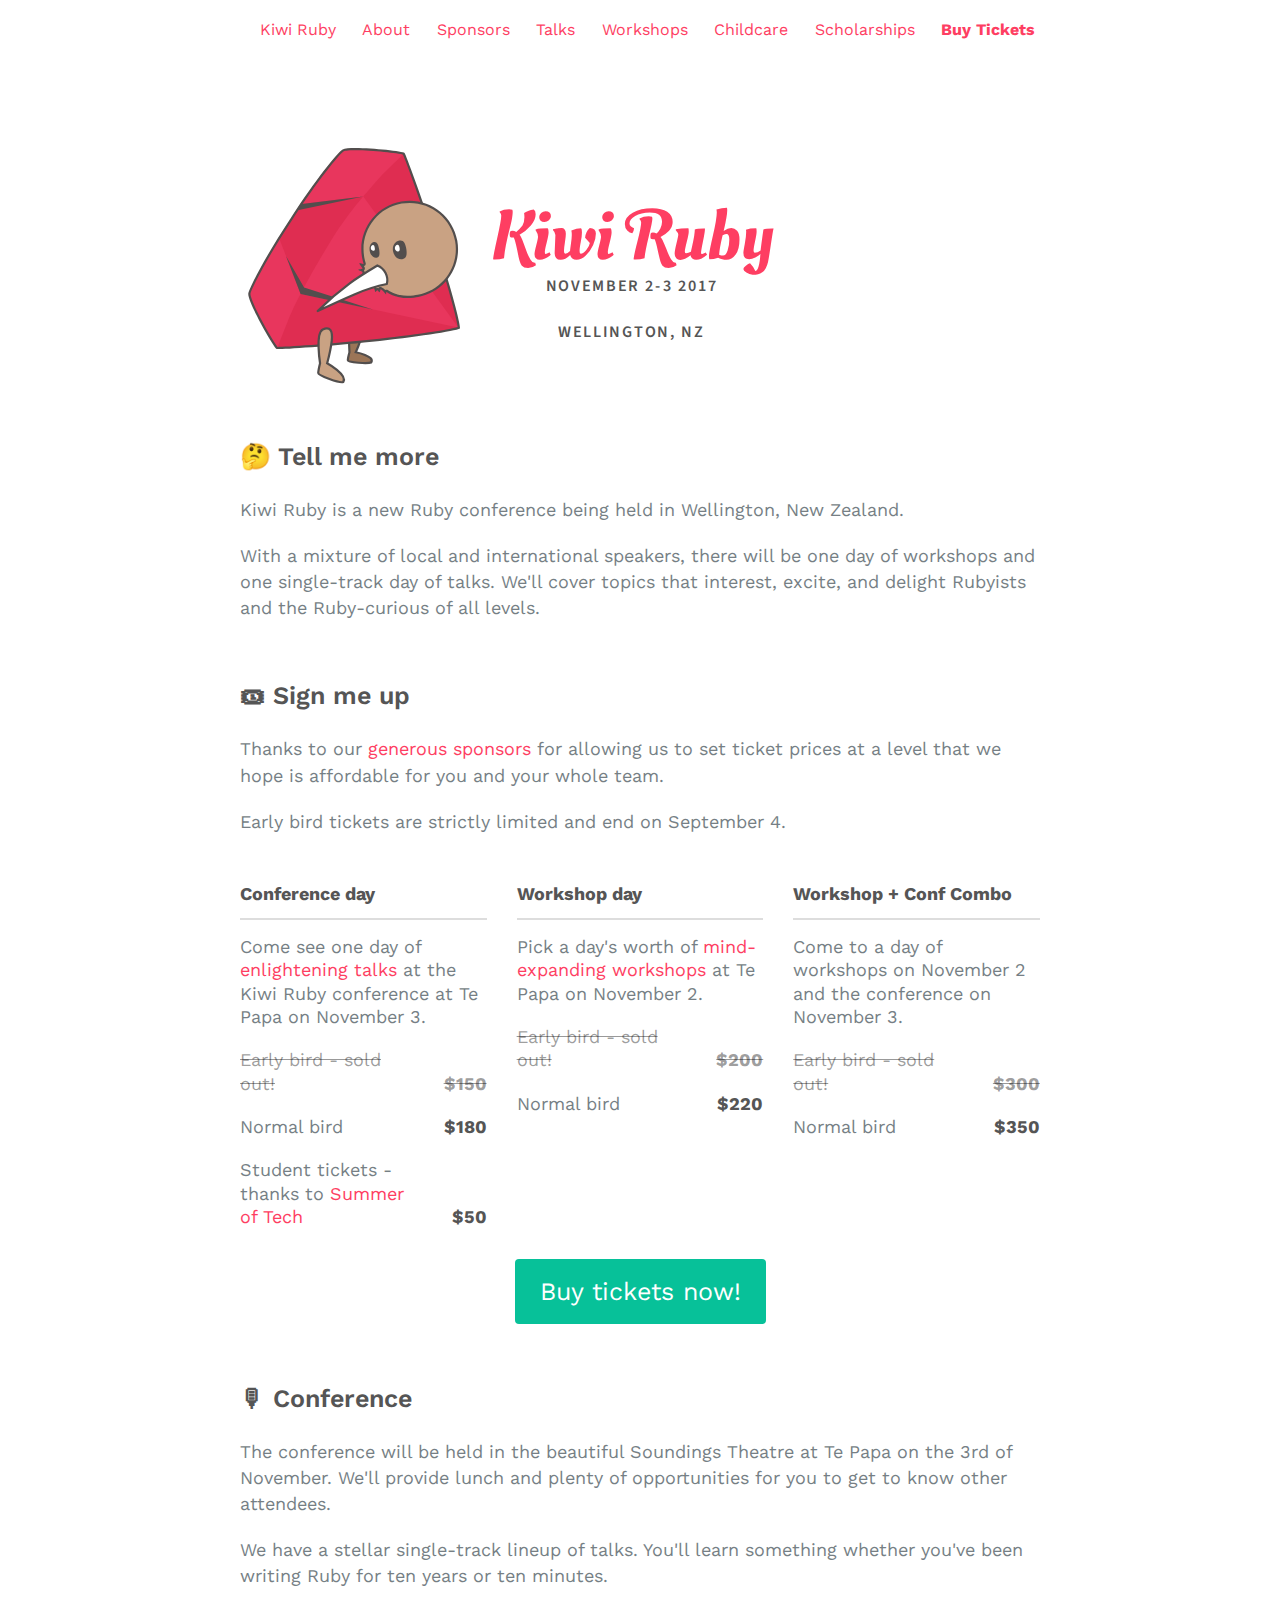
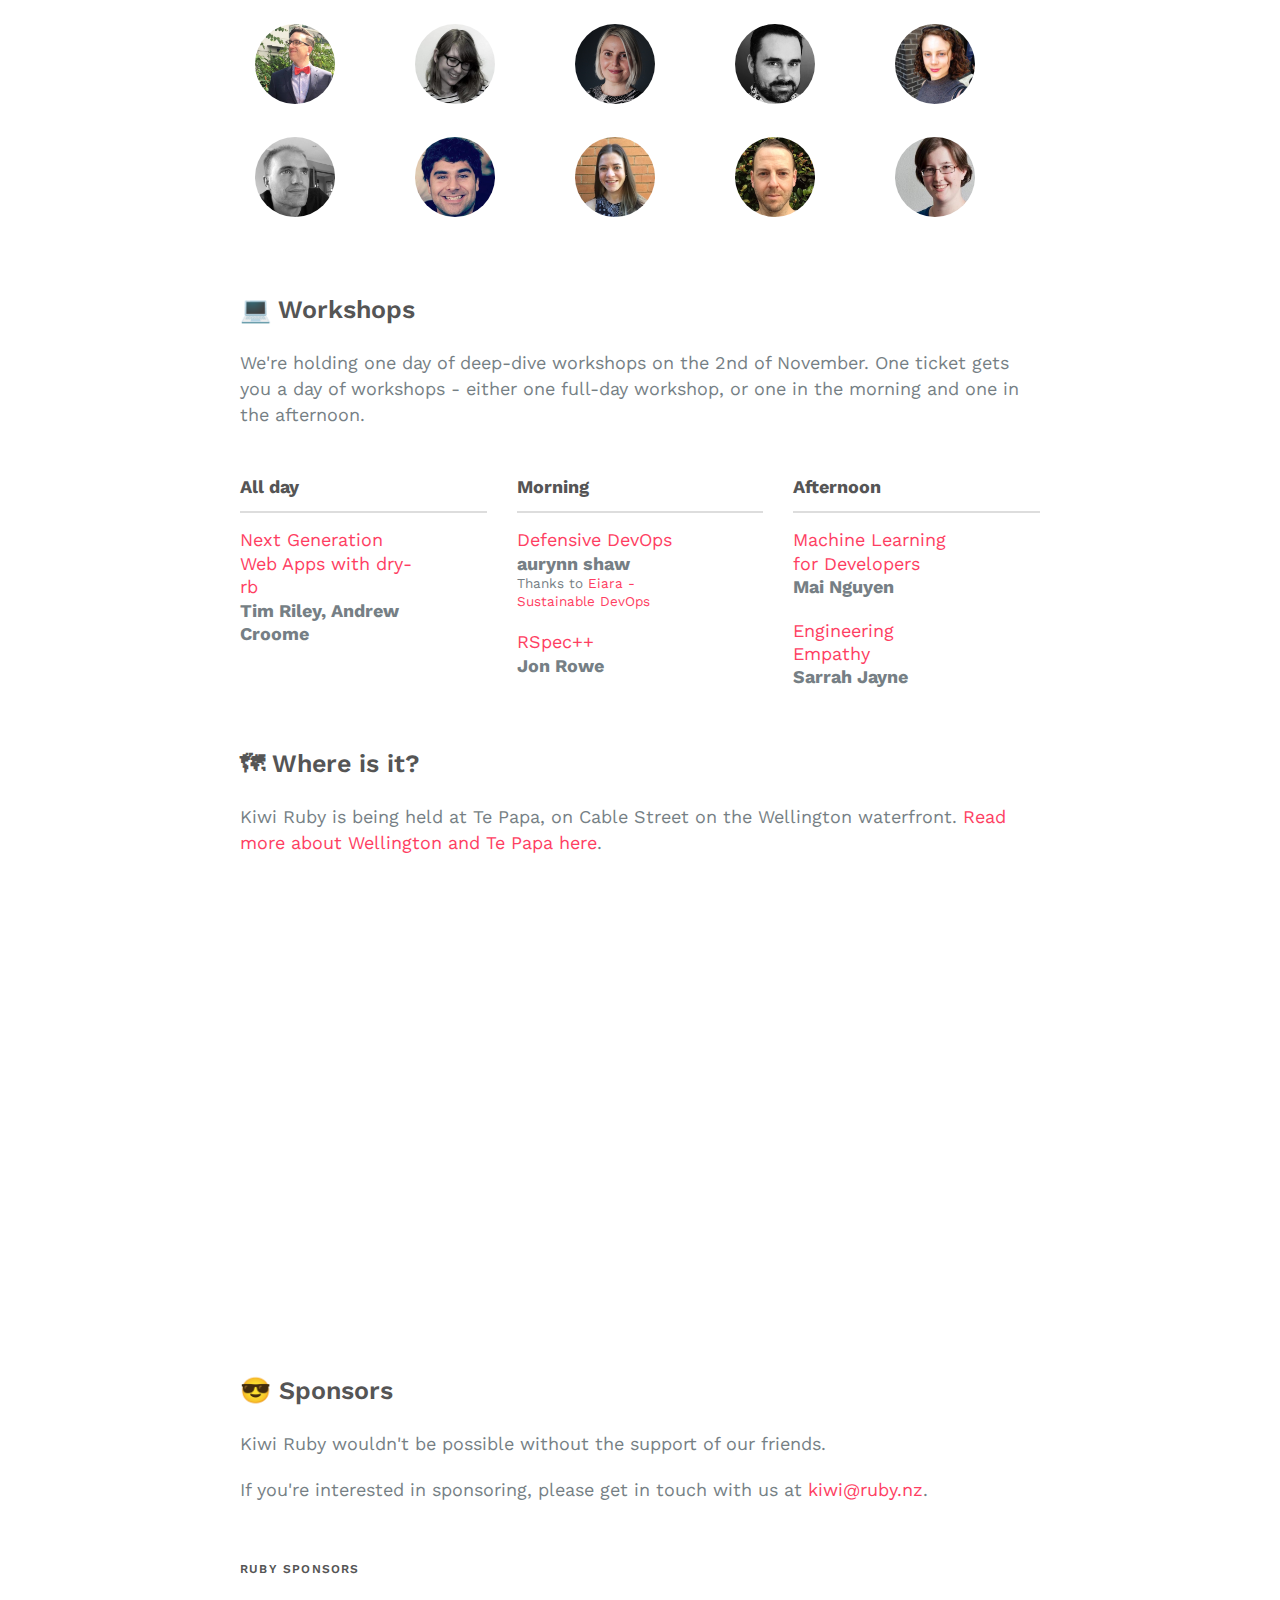
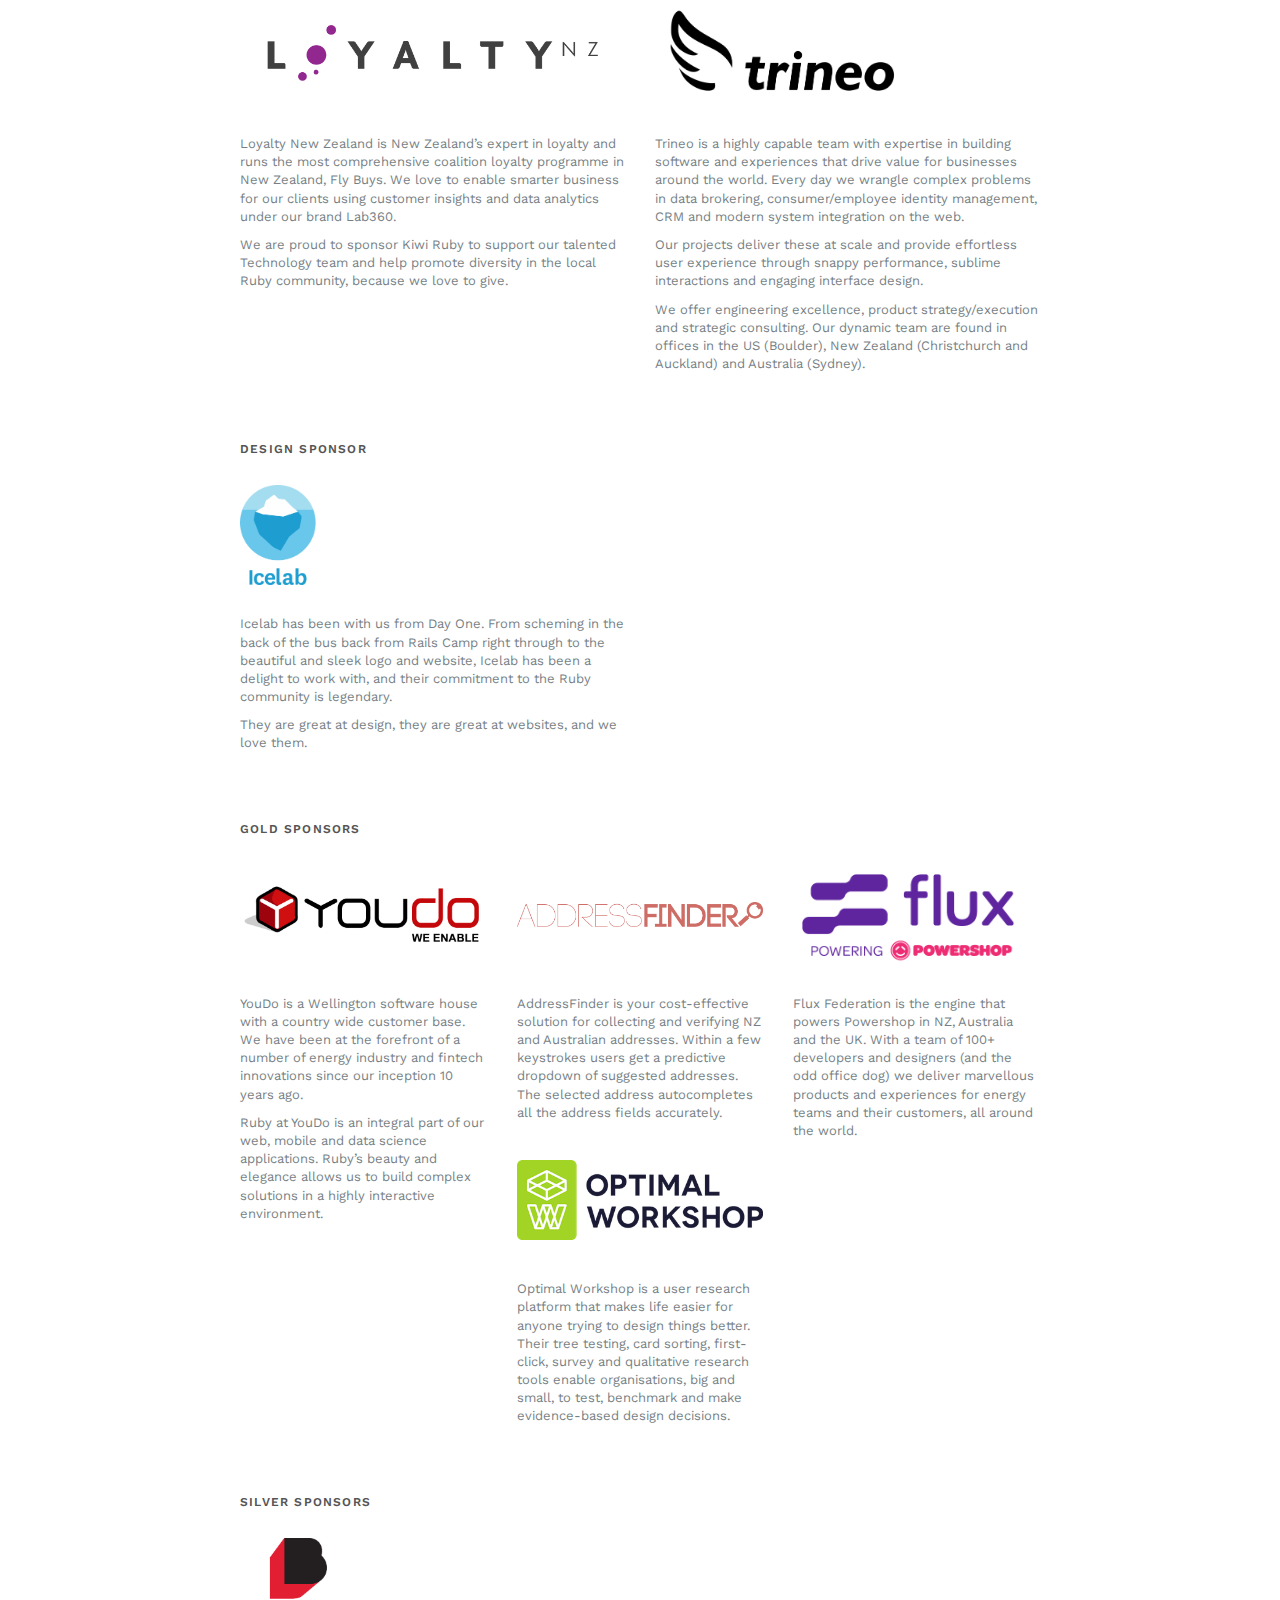
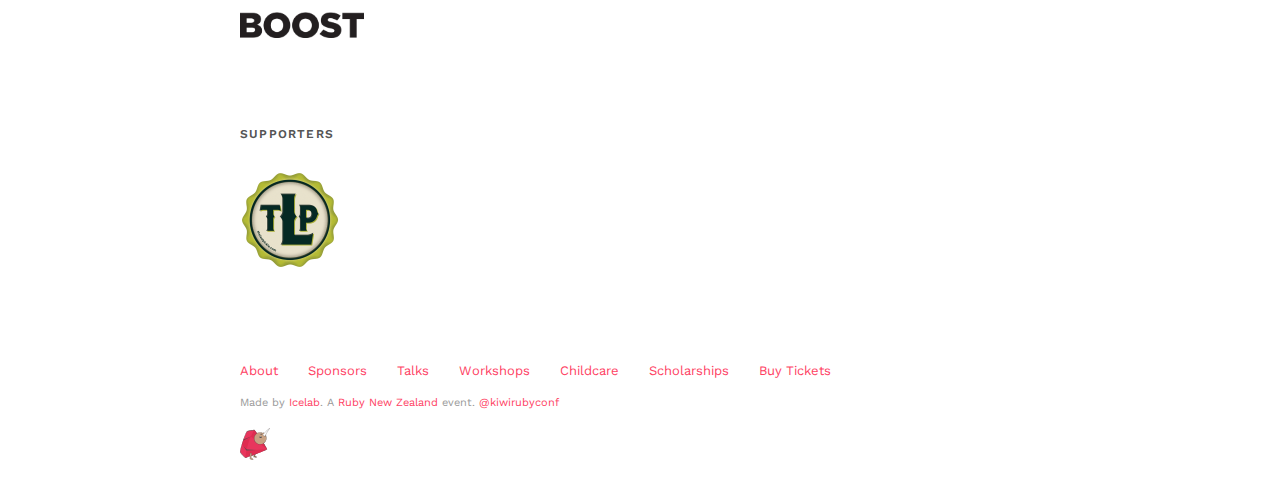
<file: index.html>
<!DOCTYPE html><html lang="en-nz"><head><meta charset="utf-8" /><meta content="width=device-width, initial-scale=1.0" name="viewport"><meta content="desktop-up" media="(min-width: 1024px)" name="breakpoint" /><meta content="tablet" media="(min-width: 640px) and (max-width: 1023px)" name="breakpoint" /><meta content="phone" media="(max-width: 639px)" name="breakpoint" /><meta content="retina" media="(-webkit-min-device-pixel-ratio: 2), only screen and (   min--moz-device-pixel-ratio: 2), only screen and (-o-min-device-pixel-ratio: 2/1), only screen and (min-device-pixel-ratio: 2), only screen and (min-resolution: 192dpi), only screen and (min-resolution: 2dppx)" name="breakpoint" /></meta><script>/* metaquery */
!function(a,b){"use strict";var c={breakpoints:{},_isTicking:!1,_debounceLastTime:0,_namedEvents:{},_eventMatchCache:{},_globalEvents:[],onBreakpointChange:function(){var a=Array.prototype.slice.call(arguments),b=a.pop(),d=a.pop();"undefined"==typeof d?c._globalEvents.push(b):(c._namedEvents[d]=[]).push(b),k()}},d=function(c){/in/.test(b.readyState)?a.setTimeout(function(){d(c)},9):c()},e=function(a,b){var c=a.className.split(" "),d=c.indexOf(b);d>-1&&(c.splice(d,1),a.className=c.join(" "))},f=function(a,b){-1===a.className.indexOf(b)&&(a.className=""!==a.className?a.className+" "+b:b)},g=function(a,c){var d="breakpoint-"+c,g=b.documentElement;a?f(g,d):e(g,d)},h=function(a){c._globalEvents.forEach(function(b){"function"==typeof b&&b(a)})},i=function(){c._isTicking||j(k),c._isTicking=!0},j=function(b,d){if(!a.requestAnimationFrame){var e=(new Date).getTime(),f=Math.max(0,16-(e-c._debounceLastTime)),g=a.setTimeout(function(){b(e+f)},f);return c._debounceLastTime=e+f,g}a.requestAnimationFrame(b,d)},k=function(){c._isTicking=!1;var b=[];for(var d in c.breakpoints){var e=c.breakpoints[d],f=a.matchMedia(e).matches;if(c._namedEvents[d]&&c._eventMatchCache[d]!==f){c._eventMatchCache[d]=f;for(var i=0;i<c._namedEvents[d].length;i++){var j=c._namedEvents[d][i];"function"==typeof j&&j(f)}}f&&b.push(d),g(f,d)}0!==b.length&&h(b)},l=function(){for(var a=b.getElementsByTagName("meta"),d=0;d<a.length;d++)if("breakpoint"===a[d].name){var e=a[d].getAttribute("content"),f=a[d].getAttribute("media");c.breakpoints[e]=f}},m=function(){l(),k()},n=function(){l(),k(),a.addEventListener("resize",i)};"undefined"!=typeof module&&module.exports?module.exports=c:a.metaQuery=c,m(),d(n)}(window,document);</script><script>(function(i,s,o,g,r,a,m){i['GoogleAnalyticsObject']=r;i[r]=i[r]||function(){
(i[r].q=i[r].q||[]).push(arguments)},i[r].l=1*new Date();a=s.createElement(o),
m=s.getElementsByTagName(o)[0];a.async=1;a.src=g;m.parentNode.insertBefore(a,m)
})(window,document,'script','https://www.google-analytics.com/analytics.js','ga');

ga('create', 'UA-98197426-1', 'auto');
ga('send', 'pageview');</script><title>Home — Kiwi Ruby</title><title>Kiwi Ruby</title><meta content="Kiwi Ruby is a new Ruby conference being held in Wellington, New Zealand in November 2017. It will be very good." name="description" property="og:description" /><meta content="http://kiwi.ruby.nz/images/opengraph-image.png" property="og:image" /><meta content="500" property="og:image:height" /><meta content="955" property="og:image:width" /><link href="/assets/public.css" rel="stylesheet" type="text/css" /><link href="/images/favicon.png" rel="icon" sizes="32x32" type="image/png" /><script src="https://cdnjs.cloudflare.com/ajax/libs/jquery/3.2.1/jquery.min.js" type="text/javascript">></script><script async="" src="/assets/public.js"></script></head><body class="nav__room"><div class="nav--mobile__show"><i aria-hidden="true" class="fa fa-bars"></i><span>Menu</span></div><div class="nav nav--header"><ul class="nav__content"><li class="nav__item"><a href="/">Kiwi&nbsp;Ruby</a></li><li class="nav__item"><a href="/about">About</a></li><li class="nav__item"><a href="/#sponsors">Sponsors</a></li><li class="nav__item"><a href="/talks">Talks</a></li><li class="nav__item"><a href="/workshops">Workshops</a></li><li class="nav__item"><a href="/childcare">Childcare</a></li><li class="nav__item"><a href="/scholarships">Scholarships</a></li><li class="nav__item nav__item--highlighted"><a href="https://ti.to/kiwi-ruby/kiwi-ruby-2017">Buy Tickets</a></li></ul></div><div class="nav nav--mobile"><ul class="nav__content"><li class="nav__item"><a href="/">Kiwi&nbsp;Ruby</a></li><li class="nav__item"><a href="/about">About</a></li><li class="nav__item"><a href="/#sponsors">Sponsors</a></li><li class="nav__item"><a href="/talks">Talks</a></li><li class="nav__item"><a href="/workshops">Workshops</a></li><li class="nav__item"><a href="/childcare">Childcare</a></li><li class="nav__item"><a href="/scholarships">Scholarships</a></li><li class="nav__item nav__item--highlighted"><a href="https://ti.to/kiwi-ruby/kiwi-ruby-2017">Buy Tickets</a></li></ul></div><div class="mw-spacer"><div class="container"><section><div class="header"><div class="inner-wrapper"><div class="hero"><a class="hero__logo-wrapper" href="/"><img alt="Kiwi Ruby - New Zealand Ruby Conference 2017" class="hero__logo" src="./images/kiwiruby.svg" /></a><div class="hero__slogan"><span class="hero__hidden">Kiwi Ruby</span><br /><p class="hero__date">November 2-3 2017 </p><p class="hero__date">Wellington, NZ </p></div></div></div></div></section><section><div class="body-inner-wrapper__section" id="info"><h2>🤔 Tell me more</h2><p>Kiwi Ruby is a new Ruby conference being held in Wellington, New Zealand. </p><p>With a mixture of local and international speakers, there will be one day of workshops and one single-track day of talks. We'll cover topics that interest, excite, and delight Rubyists and the Ruby-curious of all levels. </p></div><div class="body-inner-wrapper__section" id="prices"><h2>🎟 Sign me up</h2><p>Thanks to our <a href="/#sponsors">generous sponsors</a> for allowing us to set ticket prices at a level that we hope is affordable for you and your whole team.</p><p>Early bird tickets are strictly limited and end on September 4.</p><div class="grid c-price-list"><div class="col-1-3 c-price-list__item"><span class="c-price-list__type">Conference day</span><p class="c-price-list__description">Come see one day of <a href='/talks'>enlightening talks</a> at the Kiwi Ruby conference at Te Papa on November 3.</p><div class="c-price-list__rate c-price-list__rate--sold-out"><p>Early bird - sold out!</p><span class="c-price-list__price">$150</span></div><div class="c-price-list__rate c-price-list__rate--active"><p>Normal bird</p><span class="c-price-list__price">$180</span></div><div class="c-price-list__rate c-price-list__rate--active"><p>Student tickets - thanks to <a href='https://www.summeroftech.co.nz'>Summer of Tech</a></p><span class="c-price-list__price">$50</span></div><div class="c-price-list__action-section"></div></div><div class="col-1-3 c-price-list__item"><span class="c-price-list__type">Workshop day</span><p class="c-price-list__description">Pick a day's worth of <a href='/workshops'>mind-expanding workshops</a> at Te Papa on November 2.</p><div class="c-price-list__rate c-price-list__rate--sold-out"><p>Early bird - sold out!</p><span class="c-price-list__price">$200</span></div><div class="c-price-list__rate c-price-list__rate--active"><p>Normal bird</p><span class="c-price-list__price">$220</span></div><div class="c-price-list__action-section"></div></div><div class="col-1-3 c-price-list__item"><span class="c-price-list__type">Workshop + Conf Combo</span><p class="c-price-list__description">Come to a day of workshops on November 2 and the conference on November 3.</p><div class="c-price-list__rate c-price-list__rate--sold-out"><p>Early bird - sold out!</p><span class="c-price-list__price">$300</span></div><div class="c-price-list__rate c-price-list__rate--active"><p>Normal bird</p><span class="c-price-list__price">$350</span></div><div class="c-price-list__action-section"></div></div></div><div class="h-centred"><a class="button button--big" href="https://ti.to/kiwi-ruby/kiwi-ruby-2017">Buy tickets now!</a></div></div><div class="body-inner-wrapper__section" id="conference"><h2>🎙 Conference</h2><p>The conference will be held in the beautiful Soundings Theatre at Te Papa on the 3rd of November. We'll provide lunch and plenty of opportunities for you to get to know other attendees.</p><p>We have a stellar single-track lineup of talks. You'll learn something whether you've been writing Ruby for ten years or ten minutes.</p><div class="c-short-list"><a class="c-short-list__link" href="/talks/#jeremy"><img alt="Jeremy Flores" class="c-short-list__avatar" src="/images/speaker-avatars/jeremy.jpeg" /></a><a class="c-short-list__link" href="/talks/#lena"><img alt="Lena Plaksina" class="c-short-list__avatar" src="/images/speaker-avatars/lena.jpeg" /></a><a class="c-short-list__link" href="/talks/#jojo"><img alt="Jojo Hall" class="c-short-list__avatar" src="/images/speaker-avatars/jojo.jpeg" /></a><a class="c-short-list__link" href="/talks/#eoin"><img alt="Eoin Kelly" class="c-short-list__avatar" src="/images/speaker-avatars/eoin.jpeg" /></a><a class="c-short-list__link" href="/talks/#eleanor"><img alt="Eleanor Kiefel Haggerty" class="c-short-list__avatar" src="/images/speaker-avatars/eleanor.jpeg" /></a><a class="c-short-list__link" href="/talks/#daniel"><img alt="Daniel Fone" class="c-short-list__avatar" src="/images/speaker-avatars/daniel.jpeg" /></a><a class="c-short-list__link" href="/talks/#graham"><img alt="Graham Jenson" class="c-short-list__avatar" src="/images/speaker-avatars/graham.jpeg" /></a><a class="c-short-list__link" href="/talks/#caitlin"><img alt="Caitlin Palmer-Bright" class="c-short-list__avatar" src="/images/speaker-avatars/caitlin.jpeg" /></a><a class="c-short-list__link" href="/talks/#mark"><img alt="Mark Rickerby" class="c-short-list__avatar" src="/images/speaker-avatars/mark.jpeg" /></a><a class="c-short-list__link" href="/talks/#amanda"><img alt="Amanda Wagener" class="c-short-list__avatar" src="/images/speaker-avatars/amanda.jpeg" /></a></div></div><div class="body-inner-wrapper__section" id="workshops"><h2>💻 Workshops</h2><p>We're holding one day of deep-dive workshops on the 2nd of November. One ticket gets you a day of workshops - either one full-day workshop, or one in the morning and one in the afternoon.</p><div class="grid c-price-list"><div class="col-1-3 c-price-list__item"><span class="c-price-list__type">All day</span><div class="c-price-list__rate"><p><a href="/workshops/#dry-rb">Next Generation Web Apps with dry-rb</a></p><p><strong>Tim Riley, Andrew Croome</strong></p></div></div><div class="col-1-3 c-price-list__item"><span class="c-price-list__type">Morning</span><div class="c-price-list__rate"><p><a href="/workshops/#defensive-devops">Defensive DevOps</a></p><p><strong>aurynn shaw</strong></p><p class="t-small">Thanks to <a href="http://www.eiara.nz">Eiara - Sustainable DevOps</a></p></div><div class="c-price-list__rate"><p><a href="/workshops/#rspec">RSpec++</a></p><p><strong>Jon Rowe</strong></p></div></div><div class="col-1-3 c-price-list__item"><span class="c-price-list__type">Afternoon</span><div class="c-price-list__rate"><p><a href="/workshops/#machine-learning">Machine Learning for Developers</a></p><p><strong>Mai Nguyen</strong></p></div><div class="c-price-list__rate"><p><a href="/workshops/#engineering-empathy">Engineering Empathy</a></p><p><strong>Sarrah Jayne</strong></p></div></div></div></div><div class="body-inner-wrapper__section"><h2>🗺 Where is it?</h2><p>Kiwi Ruby is being held at Te Papa, on Cable Street on the Wellington waterfront. <a href="/location">Read more about Wellington and Te Papa here</a>.</p><div class="c-responsive-map"><iframe width="450"       height="250"        frameborder="0"        style="border:0"        src="https://www.google.com/maps/embed/v1/place?key=AIzaSyDaFJR5kaMRyXO_-1alNS9BNbMHrLHVilk&q='Te Papa, Wellington, New Zealand'"        allowfullscreen> </iframe></div></div><div class="body-inner-wrapper__section" id="sponsors"><h2>😎 Sponsors</h2><p>Kiwi Ruby wouldn't be possible without the support of our friends.</p><p>If you're interested in sponsoring, please get in touch with us at <a href="mailto:kiwi@ruby.nz">kiwi@ruby.nz</a>.</p><div class="c-sponsor-group"></div><div class="c-sponsor-group"><h3>Ruby sponsors</h3><div class="c-sponsor-level c-sponsor-level--size-2"><div class="grid"><div class="c-sponsor col-1"><a class="c-sponsor__logo" href="https://www.loyalty.co.nz" target="_blank"><img alt="Loyalty" src="/images/sponsor-logos/loyalty.png" /></a><div class="c-sponsor__description"><p>Loyalty New Zealand is New Zealand’s expert in loyalty and runs the most comprehensive coalition loyalty programme in New Zealand, Fly Buys. We love to enable smarter business for our clients using customer insights and data analytics under our brand Lab360.</p><p>We are proud to sponsor Kiwi Ruby to support our talented Technology team and help promote diversity in the local Ruby community, because we love to give.</p></div></div><div class="c-sponsor col-1"><a class="c-sponsor__logo" href="https://www.trineo.co.nz" target="_blank"><img alt="Trineo" src="/images/sponsor-logos/trineo.png" /></a><div class="c-sponsor__description"><p>Trineo is a highly capable team with expertise in building software and experiences that drive value for businesses around the world. Every day we wrangle complex problems in data brokering, consumer/employee identity management, CRM and modern system integration on the web.</p><p>Our projects deliver these at scale and provide effortless user experience through snappy performance, sublime interactions and engaging interface design.</p><p>We offer engineering excellence, product strategy/execution and strategic consulting. Our dynamic team are found in offices in the US (Boulder), New Zealand (Christchurch and Auckland) and Australia (Sydney).</p></div></div></div></div></div><div class="c-sponsor-group"><h3>Design sponsor</h3><div class="c-sponsor-level c-sponsor-level--size-1"><div class="grid"><div class="c-sponsor col-1"><a class="c-sponsor__logo" href="https://www.icelab.com.au" target="_blank"><img alt="Icelab" src="/images/sponsor-logos/icelab.png" /></a><div class="c-sponsor__description"><p>Icelab has been with us from Day One. From scheming in the back of the bus back from Rails Camp right through to the beautiful and sleek logo and website, Icelab has been a delight to work with, and their commitment to the Ruby community is legendary.</p><p>They are great at design, they are great at websites, and we love them.</p></div></div></div></div></div><div class="c-sponsor-group"><h3>Gold sponsors</h3><div class="c-sponsor-level c-sponsor-level--size-3"><div class="grid"><div class="c-sponsor col-1"><a class="c-sponsor__logo" href="https://www.youdo.co.nz" target="_blank"><img alt="Youdo" src="/images/sponsor-logos/youdo.png" /></a><div class="c-sponsor__description"><p>YouDo is a Wellington software house with a country wide customer base.  We have been at the forefront of a number of energy industry and fintech innovations since our inception 10 years ago.</p><p>Ruby at YouDo is an integral part of our web, mobile and data science applications.  Ruby’s beauty and elegance allows us to build complex solutions in a highly interactive environment.</p></div></div><div class="c-sponsor col-1"><a class="c-sponsor__logo" href="http://blog.addressfinder.nz/post/162066941338/kiwi-ruby" target="_blank"><img alt="AddressFinder" src="/images/sponsor-logos/addressfinder.png" /></a><div class="c-sponsor__description"><p>AddressFinder is your cost-effective solution for collecting and verifying NZ and Australian addresses. Within a few keystrokes users get a predictive dropdown of suggested addresses. The selected address autocompletes all the address fields accurately.</p></div></div><div class="c-sponsor col-1"><a class="c-sponsor__logo" href="https://www.powershop.co.nz" target="_blank"><img alt="Flux Federation" src="/images/sponsor-logos/flux.png" /></a><div class="c-sponsor__description"><p>Flux Federation is the engine that powers Powershop in NZ, Australia and the UK. With a team of 100+ developers and designers (and the odd office dog) we deliver marvellous products and experiences for energy teams and their customers, all around the world.</p></div></div><div class="c-sponsor col-1"><a class="c-sponsor__logo" href="http://www.optimalworkshop.com" target="_blank"><img alt="Optimal Workshop" src="/images/sponsor-logos/optimal.png" /></a><div class="c-sponsor__description"><p>Optimal Workshop is a user research platform that makes life easier for anyone trying to design things better. Their tree testing, card sorting, first-click, survey and qualitative research tools enable organisations, big and small, to test, benchmark and make evidence-based design decisions.</p></div></div></div></div></div><div class="c-sponsor-group"><h3>Silver sponsors</h3><div class="c-sponsor-level c-sponsor-level--size-4"><div class="grid"><div class="c-sponsor col-1"><a class="c-sponsor__logo" href="https://www.boost.co.nz" target="_blank"><img alt="Boost" src="/images/sponsor-logos/boost-tall.png" /></a></div></div></div></div><div class="c-sponsor-group"><h3>Supporters</h3><div class="c-sponsor-level c-sponsor-level--size-5"><div class="grid"><div class="c-sponsor col-1"><a class="c-sponsor__logo" href="http://thelastpickle.com/" target="_blank"><img alt="The Last Pickle" src="/images/sponsor-logos/the-last-pickle.png" /></a></div></div></div></div><div class="c-sponsor-group"></div><div class="c-sponsor-group"></div><div class="c-sponsor-group"></div></div></section><section><div class="footer"><div class="footer-nav nav--footer"><ul class="footer-nav__list"><li class="footer-nav__list-item"><a href="/about">About</a></li><li class="footer-nav__list-item"><a href="/#sponsors">Sponsors</a></li><li class="footer-nav__list-item"><a href="/talks">Talks</a></li><li class="footer-nav__list-item"><a href="/workshops">Workshops</a></li><li class="footer-nav__list-item"><a href="/childcare">Childcare</a></li><li class="footer-nav__list-item"><a href="/scholarships">Scholarships</a></li><li class="footer-nav__list-item"><a href="https://ti.to/kiwi-ruby/kiwi-ruby-2017">Buy Tickets</a></li></ul></div><div class="footer__credit">Made by <a href="http://icelab.com.au">Icelab</a>. A <a href="http://ruby.nz">Ruby New Zealand</a>&nbsp;event. <a href="https://twitter.com/KiwiRubyConf">@kiwirubyconf</a></div><a class="footer__birb" href="#top"><img alt="NZ Rubyconf 2017 mascot" src="/images/gembirb-up.svg" width="30" /></a></div></section></div></div></body></html>
</file>
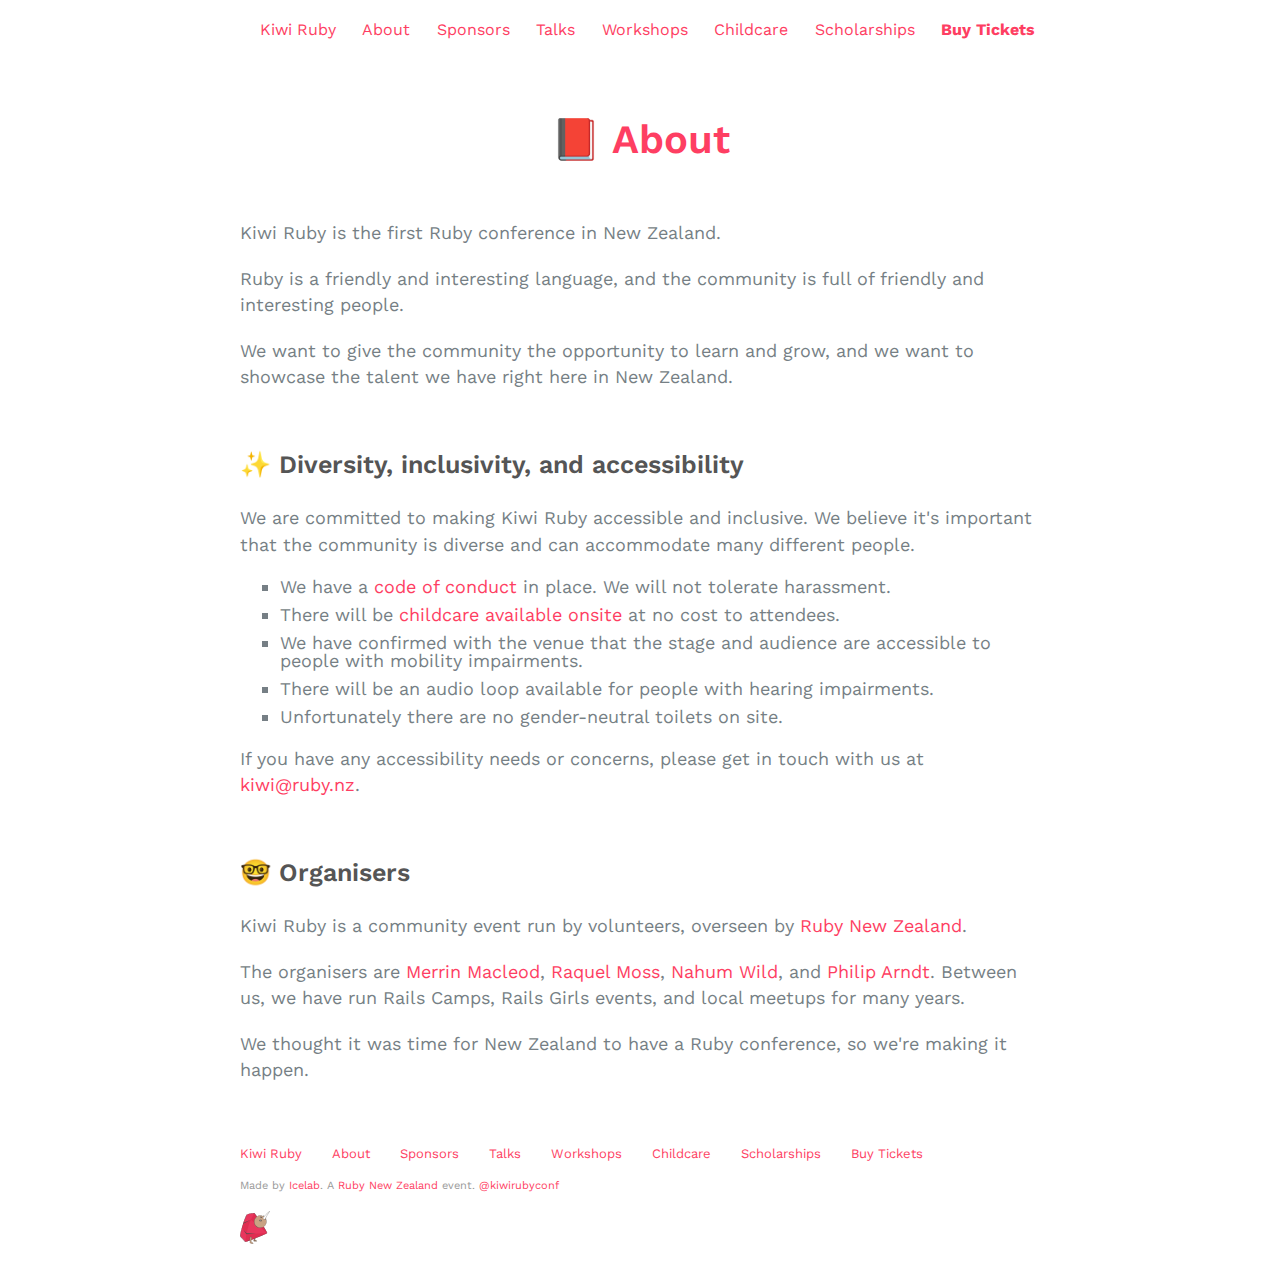
<file: about/index.html>
<!DOCTYPE html><html lang="en-nz"><head><meta charset="utf-8" /><meta content="width=device-width, initial-scale=1.0" name="viewport"><meta content="desktop-up" media="(min-width: 1024px)" name="breakpoint" /><meta content="tablet" media="(min-width: 640px) and (max-width: 1023px)" name="breakpoint" /><meta content="phone" media="(max-width: 639px)" name="breakpoint" /><meta content="retina" media="(-webkit-min-device-pixel-ratio: 2), only screen and (   min--moz-device-pixel-ratio: 2), only screen and (-o-min-device-pixel-ratio: 2/1), only screen and (min-device-pixel-ratio: 2), only screen and (min-resolution: 192dpi), only screen and (min-resolution: 2dppx)" name="breakpoint" /></meta><script>/* metaquery */
!function(a,b){"use strict";var c={breakpoints:{},_isTicking:!1,_debounceLastTime:0,_namedEvents:{},_eventMatchCache:{},_globalEvents:[],onBreakpointChange:function(){var a=Array.prototype.slice.call(arguments),b=a.pop(),d=a.pop();"undefined"==typeof d?c._globalEvents.push(b):(c._namedEvents[d]=[]).push(b),k()}},d=function(c){/in/.test(b.readyState)?a.setTimeout(function(){d(c)},9):c()},e=function(a,b){var c=a.className.split(" "),d=c.indexOf(b);d>-1&&(c.splice(d,1),a.className=c.join(" "))},f=function(a,b){-1===a.className.indexOf(b)&&(a.className=""!==a.className?a.className+" "+b:b)},g=function(a,c){var d="breakpoint-"+c,g=b.documentElement;a?f(g,d):e(g,d)},h=function(a){c._globalEvents.forEach(function(b){"function"==typeof b&&b(a)})},i=function(){c._isTicking||j(k),c._isTicking=!0},j=function(b,d){if(!a.requestAnimationFrame){var e=(new Date).getTime(),f=Math.max(0,16-(e-c._debounceLastTime)),g=a.setTimeout(function(){b(e+f)},f);return c._debounceLastTime=e+f,g}a.requestAnimationFrame(b,d)},k=function(){c._isTicking=!1;var b=[];for(var d in c.breakpoints){var e=c.breakpoints[d],f=a.matchMedia(e).matches;if(c._namedEvents[d]&&c._eventMatchCache[d]!==f){c._eventMatchCache[d]=f;for(var i=0;i<c._namedEvents[d].length;i++){var j=c._namedEvents[d][i];"function"==typeof j&&j(f)}}f&&b.push(d),g(f,d)}0!==b.length&&h(b)},l=function(){for(var a=b.getElementsByTagName("meta"),d=0;d<a.length;d++)if("breakpoint"===a[d].name){var e=a[d].getAttribute("content"),f=a[d].getAttribute("media");c.breakpoints[e]=f}},m=function(){l(),k()},n=function(){l(),k(),a.addEventListener("resize",i)};"undefined"!=typeof module&&module.exports?module.exports=c:a.metaQuery=c,m(),d(n)}(window,document);</script><script>(function(i,s,o,g,r,a,m){i['GoogleAnalyticsObject']=r;i[r]=i[r]||function(){
(i[r].q=i[r].q||[]).push(arguments)},i[r].l=1*new Date();a=s.createElement(o),
m=s.getElementsByTagName(o)[0];a.async=1;a.src=g;m.parentNode.insertBefore(a,m)
})(window,document,'script','https://www.google-analytics.com/analytics.js','ga');

ga('create', 'UA-98197426-1', 'auto');
ga('send', 'pageview');</script><title>About — Kiwi Ruby</title><title>Kiwi Ruby</title><meta content="Kiwi Ruby is a new Ruby conference being held in Wellington, New Zealand in November 2017. It will be very good." name="description" property="og:description" /><meta content="http://kiwi.ruby.nz/images/opengraph-image.png" property="og:image" /><meta content="500" property="og:image:height" /><meta content="955" property="og:image:width" /><link href="/assets/public.css" rel="stylesheet" type="text/css" /><link href="/images/favicon.png" rel="icon" sizes="32x32" type="image/png" /><script src="https://cdnjs.cloudflare.com/ajax/libs/jquery/3.2.1/jquery.min.js" type="text/javascript">></script><script async="" src="/assets/public.js"></script></head><body class="nav__room"><div class="nav--mobile__show"><i aria-hidden="true" class="fa fa-bars"></i><span>Menu</span></div><div class="nav nav--header"><ul class="nav__content"><li class="nav__item"><a href="/">Kiwi&nbsp;Ruby</a></li><li class="nav__item"><a href="/about">About</a></li><li class="nav__item"><a href="/#sponsors">Sponsors</a></li><li class="nav__item"><a href="/talks">Talks</a></li><li class="nav__item"><a href="/workshops">Workshops</a></li><li class="nav__item"><a href="/childcare">Childcare</a></li><li class="nav__item"><a href="/scholarships">Scholarships</a></li><li class="nav__item nav__item--highlighted"><a href="https://ti.to/kiwi-ruby/kiwi-ruby-2017">Buy Tickets</a></li></ul></div><div class="nav nav--mobile"><ul class="nav__content"><li class="nav__item"><a href="/">Kiwi&nbsp;Ruby</a></li><li class="nav__item"><a href="/about">About</a></li><li class="nav__item"><a href="/#sponsors">Sponsors</a></li><li class="nav__item"><a href="/talks">Talks</a></li><li class="nav__item"><a href="/workshops">Workshops</a></li><li class="nav__item"><a href="/childcare">Childcare</a></li><li class="nav__item"><a href="/scholarships">Scholarships</a></li><li class="nav__item nav__item--highlighted"><a href="https://ti.to/kiwi-ruby/kiwi-ruby-2017">Buy Tickets</a></li></ul></div><div class="mw-spacer"><div class="container"><section class="h-lots-of-padding-top"><div class="body-inner-wrapper"><div class="body-inner-wrapper__section" id="about"><h1>📕 About</h1><p>Kiwi Ruby is the first Ruby conference in New Zealand.</p><p>Ruby is a friendly and interesting language, and the community is full of friendly and interesting people.</p><p>We want to give the community the opportunity to learn and grow, and we want to showcase the talent we have right here in New Zealand.</p></div><div class="body-inner-wrapper__section" id="signup"><h2>✨ Diversity, inclusivity, and accessibility</h2><p>We are committed to making Kiwi Ruby accessible and inclusive. We believe it's important that the community is diverse and can accommodate many different people. </p><ul><li class="square-list">We have a <a href="http://ruby.nz/code-of-conduct">code of conduct</a> in place. We will not tolerate harassment.</li><li class="square-list">There will be <a href="/childcare">childcare available onsite</a> at no cost to attendees.</li><li class="square-list">We have confirmed with the venue that the stage and audience are accessible to people with mobility impairments.</li><li class="square-list">There will be an audio loop available for people with hearing impairments.</li><li class="square-list">Unfortunately there are no gender-neutral toilets on site.</li></ul><p>If you have any accessibility needs or concerns, please get in touch with us at <a href="mailto:kiwi@ruby.nz">kiwi@ruby.nz</a>.</p></div><div class="body-inner-wrapper__section" id="volunteer"><h2>🤓 Organisers</h2><p>Kiwi Ruby is a community event run by volunteers, overseen by <a href="http://www.ruby.nz">Ruby New Zealand</a>.</p><p>The organisers are <a href="https://www.twitter.com/merxplat">Merrin Macleod</a>, <a href="https://www.twitter.com/raquelxmoss">Raquel Moss</a>, <a href="https://www.twitter.com/terrcin">Nahum Wild</a>, and <a href="https://github.com/parndt">Philip Arndt</a>. Between us, we have run Rails Camps, Rails Girls events, and local meetups for many years.</p><p>We thought it was time for New Zealand to have a Ruby conference, so we're making it happen.</p></div></div></section><section><div class="footer"><div class="footer-nav nav--footer"><ul class="footer-nav__list"><li class="footer-nav__list-item"><a href="/">Kiwi&nbsp;Ruby</a></li><li class="footer-nav__list-item"><a href="/about">About</a></li><li class="footer-nav__list-item"><a href="/#sponsors">Sponsors</a></li><li class="footer-nav__list-item"><a href="/talks">Talks</a></li><li class="footer-nav__list-item"><a href="/workshops">Workshops</a></li><li class="footer-nav__list-item"><a href="/childcare">Childcare</a></li><li class="footer-nav__list-item"><a href="/scholarships">Scholarships</a></li><li class="footer-nav__list-item"><a href="https://ti.to/kiwi-ruby/kiwi-ruby-2017">Buy Tickets</a></li></ul></div><div class="footer__credit">Made by <a href="http://icelab.com.au">Icelab</a>. A <a href="http://ruby.nz">Ruby New Zealand</a>&nbsp;event. <a href="https://twitter.com/KiwiRubyConf">@kiwirubyconf</a></div><a class="footer__birb" href="#top"><img alt="NZ Rubyconf 2017 mascot" src="/images/gembirb-up.svg" width="30" /></a></div></section></div></div></body></html>
</file>
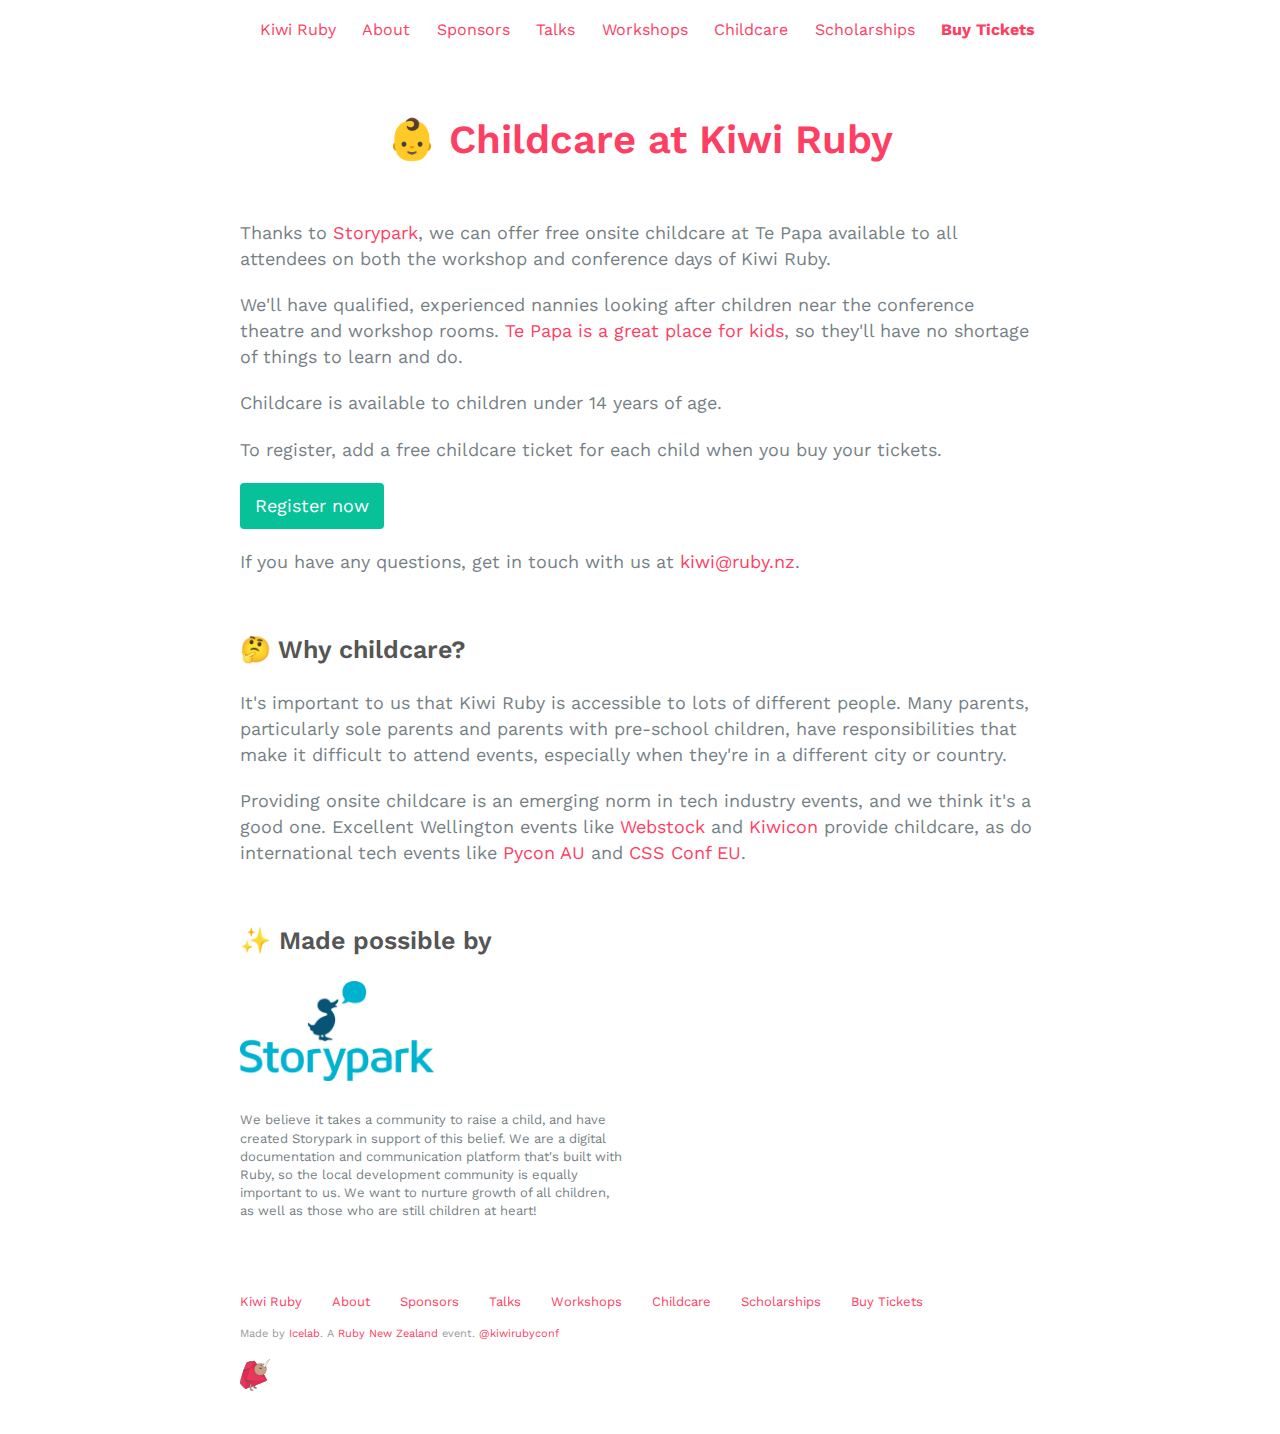
<file: childcare/index.html>
<!DOCTYPE html><html lang="en-nz"><head><meta charset="utf-8" /><meta content="width=device-width, initial-scale=1.0" name="viewport"><meta content="desktop-up" media="(min-width: 1024px)" name="breakpoint" /><meta content="tablet" media="(min-width: 640px) and (max-width: 1023px)" name="breakpoint" /><meta content="phone" media="(max-width: 639px)" name="breakpoint" /><meta content="retina" media="(-webkit-min-device-pixel-ratio: 2), only screen and (   min--moz-device-pixel-ratio: 2), only screen and (-o-min-device-pixel-ratio: 2/1), only screen and (min-device-pixel-ratio: 2), only screen and (min-resolution: 192dpi), only screen and (min-resolution: 2dppx)" name="breakpoint" /></meta><script>/* metaquery */
!function(a,b){"use strict";var c={breakpoints:{},_isTicking:!1,_debounceLastTime:0,_namedEvents:{},_eventMatchCache:{},_globalEvents:[],onBreakpointChange:function(){var a=Array.prototype.slice.call(arguments),b=a.pop(),d=a.pop();"undefined"==typeof d?c._globalEvents.push(b):(c._namedEvents[d]=[]).push(b),k()}},d=function(c){/in/.test(b.readyState)?a.setTimeout(function(){d(c)},9):c()},e=function(a,b){var c=a.className.split(" "),d=c.indexOf(b);d>-1&&(c.splice(d,1),a.className=c.join(" "))},f=function(a,b){-1===a.className.indexOf(b)&&(a.className=""!==a.className?a.className+" "+b:b)},g=function(a,c){var d="breakpoint-"+c,g=b.documentElement;a?f(g,d):e(g,d)},h=function(a){c._globalEvents.forEach(function(b){"function"==typeof b&&b(a)})},i=function(){c._isTicking||j(k),c._isTicking=!0},j=function(b,d){if(!a.requestAnimationFrame){var e=(new Date).getTime(),f=Math.max(0,16-(e-c._debounceLastTime)),g=a.setTimeout(function(){b(e+f)},f);return c._debounceLastTime=e+f,g}a.requestAnimationFrame(b,d)},k=function(){c._isTicking=!1;var b=[];for(var d in c.breakpoints){var e=c.breakpoints[d],f=a.matchMedia(e).matches;if(c._namedEvents[d]&&c._eventMatchCache[d]!==f){c._eventMatchCache[d]=f;for(var i=0;i<c._namedEvents[d].length;i++){var j=c._namedEvents[d][i];"function"==typeof j&&j(f)}}f&&b.push(d),g(f,d)}0!==b.length&&h(b)},l=function(){for(var a=b.getElementsByTagName("meta"),d=0;d<a.length;d++)if("breakpoint"===a[d].name){var e=a[d].getAttribute("content"),f=a[d].getAttribute("media");c.breakpoints[e]=f}},m=function(){l(),k()},n=function(){l(),k(),a.addEventListener("resize",i)};"undefined"!=typeof module&&module.exports?module.exports=c:a.metaQuery=c,m(),d(n)}(window,document);</script><script>(function(i,s,o,g,r,a,m){i['GoogleAnalyticsObject']=r;i[r]=i[r]||function(){
(i[r].q=i[r].q||[]).push(arguments)},i[r].l=1*new Date();a=s.createElement(o),
m=s.getElementsByTagName(o)[0];a.async=1;a.src=g;m.parentNode.insertBefore(a,m)
})(window,document,'script','https://www.google-analytics.com/analytics.js','ga');

ga('create', 'UA-98197426-1', 'auto');
ga('send', 'pageview');</script><title>Childcare — Kiwi Ruby</title><title>Kiwi Ruby</title><meta content="Kiwi Ruby is a new Ruby conference being held in Wellington, New Zealand in November 2017. It will be very good." name="description" property="og:description" /><meta content="http://kiwi.ruby.nz/images/opengraph-image.png" property="og:image" /><meta content="500" property="og:image:height" /><meta content="955" property="og:image:width" /><link href="/assets/public.css" rel="stylesheet" type="text/css" /><link href="/images/favicon.png" rel="icon" sizes="32x32" type="image/png" /><script src="https://cdnjs.cloudflare.com/ajax/libs/jquery/3.2.1/jquery.min.js" type="text/javascript">></script><script async="" src="/assets/public.js"></script></head><body class="nav__room"><div class="nav--mobile__show"><i aria-hidden="true" class="fa fa-bars"></i><span>Menu</span></div><div class="nav nav--header"><ul class="nav__content"><li class="nav__item"><a href="/">Kiwi&nbsp;Ruby</a></li><li class="nav__item"><a href="/about">About</a></li><li class="nav__item"><a href="/#sponsors">Sponsors</a></li><li class="nav__item"><a href="/talks">Talks</a></li><li class="nav__item"><a href="/workshops">Workshops</a></li><li class="nav__item"><a href="/childcare">Childcare</a></li><li class="nav__item"><a href="/scholarships">Scholarships</a></li><li class="nav__item nav__item--highlighted"><a href="https://ti.to/kiwi-ruby/kiwi-ruby-2017">Buy Tickets</a></li></ul></div><div class="nav nav--mobile"><ul class="nav__content"><li class="nav__item"><a href="/">Kiwi&nbsp;Ruby</a></li><li class="nav__item"><a href="/about">About</a></li><li class="nav__item"><a href="/#sponsors">Sponsors</a></li><li class="nav__item"><a href="/talks">Talks</a></li><li class="nav__item"><a href="/workshops">Workshops</a></li><li class="nav__item"><a href="/childcare">Childcare</a></li><li class="nav__item"><a href="/scholarships">Scholarships</a></li><li class="nav__item nav__item--highlighted"><a href="https://ti.to/kiwi-ruby/kiwi-ruby-2017">Buy Tickets</a></li></ul></div><div class="mw-spacer"><div class="container"><section class="h-lots-of-padding-top"><div class="body-inner-wrapper"><div class="body-inner-wrapper__section"><h1>👶 Childcare at Kiwi Ruby</h1><p>Thanks to <a href="https://www.storypark.com">Storypark</a>, we can offer free onsite childcare at Te Papa available to all attendees on both the workshop and conference days of Kiwi Ruby.</p><p>We'll have qualified, experienced nannies looking after children near the conference theatre and workshop rooms. <a href="https://www.tepapa.govt.nz/visit/kids-and-families">Te Papa is a great place for kids</a>, so they'll have no shortage of things to learn and do.</p><p>Childcare is available to children under 14 years of age.</p><p>To register, add a free childcare ticket for each child when you buy your tickets.</p><p><a class="button" href="https://ti.to/kiwi-ruby/kiwi-ruby-2017">Register now</a></p><p>If you have any questions, get in touch with us at <a href="kiwi@ruby.nz">kiwi@ruby.nz</a>.</p></div><div class="body-inner-wrapper__section"><h2>🤔 Why childcare?</h2><p>It's important to us that Kiwi Ruby is accessible to lots of different people. Many parents, particularly sole parents and parents with pre-school children, have responsibilities that make it difficult to attend events, especially when they're in a different city or country.</p><p>Providing onsite childcare is an emerging norm in tech industry events, and we think it's a good one. Excellent Wellington events like <a href="http://www.webstock.org.nz">Webstock</a> and <a href="https://www.kiwicon.org">Kiwicon</a> provide childcare, as do international tech events like <a href="https://pycon-au.org/about/child-care/">Pycon AU</a> and <a href="https://2017.cssconf.eu/childcare/">CSS Conf EU</a>.</p></div><div class="body-inner-wrapper__section"><h2>✨ Made possible by</h2><div class="c-sponsor-level c-sponsor-level--size-1"><div class="grid"><div class="c-sponsor c-sponsor-level__sponsor col-1"><a class="c-sponsor__logo" href="https://www.storypark.com"><img alt="Storypark" src="/images/sponsor-logos/storypark.png" /></a><a href="https://www.storypark.com"></a><div class="c-sponsor__description"><p>We believe it takes a community to raise a child, and have created Storypark in support of this belief. We are a digital documentation and communication platform that's built with Ruby, so the local development community is equally important to us. We want to nurture growth of all children, as well as those who are still children at heart!</p></div></div></div></div></div></div></section><section><div class="footer"><div class="footer-nav nav--footer"><ul class="footer-nav__list"><li class="footer-nav__list-item"><a href="/">Kiwi&nbsp;Ruby</a></li><li class="footer-nav__list-item"><a href="/about">About</a></li><li class="footer-nav__list-item"><a href="/#sponsors">Sponsors</a></li><li class="footer-nav__list-item"><a href="/talks">Talks</a></li><li class="footer-nav__list-item"><a href="/workshops">Workshops</a></li><li class="footer-nav__list-item"><a href="/childcare">Childcare</a></li><li class="footer-nav__list-item"><a href="/scholarships">Scholarships</a></li><li class="footer-nav__list-item"><a href="https://ti.to/kiwi-ruby/kiwi-ruby-2017">Buy Tickets</a></li></ul></div><div class="footer__credit">Made by <a href="http://icelab.com.au">Icelab</a>. A <a href="http://ruby.nz">Ruby New Zealand</a>&nbsp;event. <a href="https://twitter.com/KiwiRubyConf">@kiwirubyconf</a></div><a class="footer__birb" href="#top"><img alt="NZ Rubyconf 2017 mascot" src="/images/gembirb-up.svg" width="30" /></a></div></section></div></div></body></html>
</file>
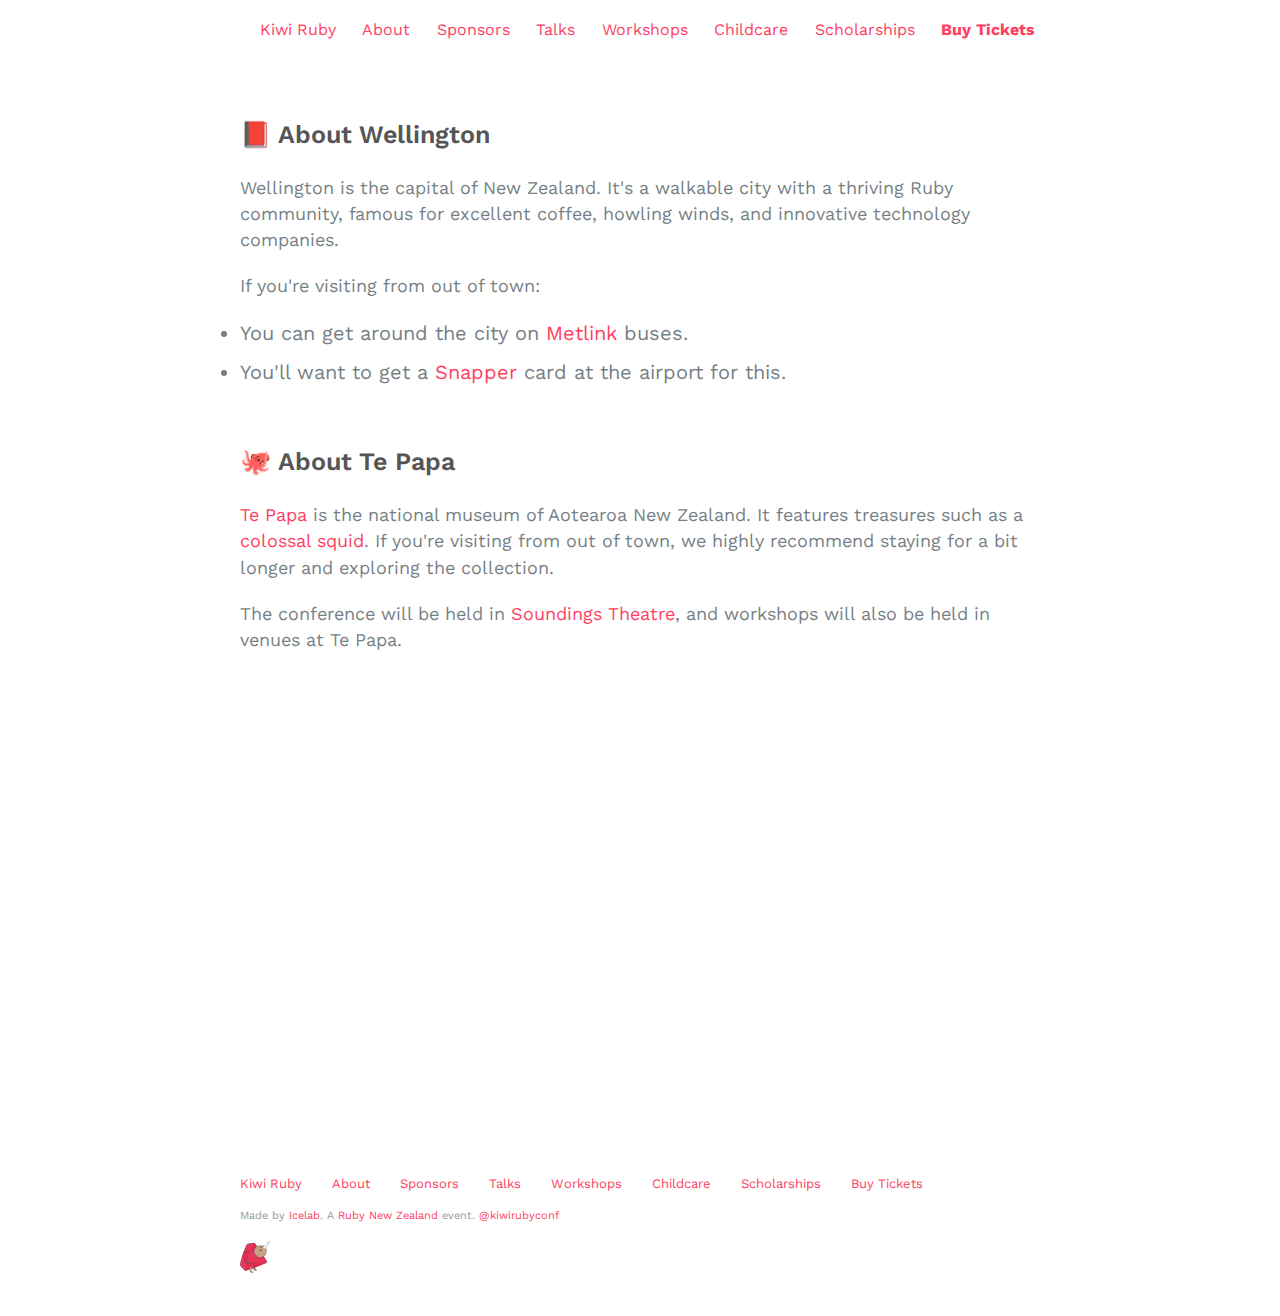
<file: location/index.html>
<!DOCTYPE html><html lang="en-nz"><head><meta charset="utf-8" /><meta content="width=device-width, initial-scale=1.0" name="viewport"><meta content="desktop-up" media="(min-width: 1024px)" name="breakpoint" /><meta content="tablet" media="(min-width: 640px) and (max-width: 1023px)" name="breakpoint" /><meta content="phone" media="(max-width: 639px)" name="breakpoint" /><meta content="retina" media="(-webkit-min-device-pixel-ratio: 2), only screen and (   min--moz-device-pixel-ratio: 2), only screen and (-o-min-device-pixel-ratio: 2/1), only screen and (min-device-pixel-ratio: 2), only screen and (min-resolution: 192dpi), only screen and (min-resolution: 2dppx)" name="breakpoint" /></meta><script>/* metaquery */
!function(a,b){"use strict";var c={breakpoints:{},_isTicking:!1,_debounceLastTime:0,_namedEvents:{},_eventMatchCache:{},_globalEvents:[],onBreakpointChange:function(){var a=Array.prototype.slice.call(arguments),b=a.pop(),d=a.pop();"undefined"==typeof d?c._globalEvents.push(b):(c._namedEvents[d]=[]).push(b),k()}},d=function(c){/in/.test(b.readyState)?a.setTimeout(function(){d(c)},9):c()},e=function(a,b){var c=a.className.split(" "),d=c.indexOf(b);d>-1&&(c.splice(d,1),a.className=c.join(" "))},f=function(a,b){-1===a.className.indexOf(b)&&(a.className=""!==a.className?a.className+" "+b:b)},g=function(a,c){var d="breakpoint-"+c,g=b.documentElement;a?f(g,d):e(g,d)},h=function(a){c._globalEvents.forEach(function(b){"function"==typeof b&&b(a)})},i=function(){c._isTicking||j(k),c._isTicking=!0},j=function(b,d){if(!a.requestAnimationFrame){var e=(new Date).getTime(),f=Math.max(0,16-(e-c._debounceLastTime)),g=a.setTimeout(function(){b(e+f)},f);return c._debounceLastTime=e+f,g}a.requestAnimationFrame(b,d)},k=function(){c._isTicking=!1;var b=[];for(var d in c.breakpoints){var e=c.breakpoints[d],f=a.matchMedia(e).matches;if(c._namedEvents[d]&&c._eventMatchCache[d]!==f){c._eventMatchCache[d]=f;for(var i=0;i<c._namedEvents[d].length;i++){var j=c._namedEvents[d][i];"function"==typeof j&&j(f)}}f&&b.push(d),g(f,d)}0!==b.length&&h(b)},l=function(){for(var a=b.getElementsByTagName("meta"),d=0;d<a.length;d++)if("breakpoint"===a[d].name){var e=a[d].getAttribute("content"),f=a[d].getAttribute("media");c.breakpoints[e]=f}},m=function(){l(),k()},n=function(){l(),k(),a.addEventListener("resize",i)};"undefined"!=typeof module&&module.exports?module.exports=c:a.metaQuery=c,m(),d(n)}(window,document);</script><script>(function(i,s,o,g,r,a,m){i['GoogleAnalyticsObject']=r;i[r]=i[r]||function(){
(i[r].q=i[r].q||[]).push(arguments)},i[r].l=1*new Date();a=s.createElement(o),
m=s.getElementsByTagName(o)[0];a.async=1;a.src=g;m.parentNode.insertBefore(a,m)
})(window,document,'script','https://www.google-analytics.com/analytics.js','ga');

ga('create', 'UA-98197426-1', 'auto');
ga('send', 'pageview');</script><title>Location — Kiwi Ruby</title><title>Kiwi Ruby</title><meta content="Kiwi Ruby is a new Ruby conference being held in Wellington, New Zealand in November 2017. It will be very good." name="description" property="og:description" /><meta content="http://kiwi.ruby.nz/images/opengraph-image.png" property="og:image" /><meta content="500" property="og:image:height" /><meta content="955" property="og:image:width" /><link href="/assets/public.css" rel="stylesheet" type="text/css" /><link href="/images/favicon.png" rel="icon" sizes="32x32" type="image/png" /><script src="https://cdnjs.cloudflare.com/ajax/libs/jquery/3.2.1/jquery.min.js" type="text/javascript">></script><script async="" src="/assets/public.js"></script></head><body class="nav__room"><div class="nav--mobile__show"><i aria-hidden="true" class="fa fa-bars"></i><span>Menu</span></div><div class="nav nav--header"><ul class="nav__content"><li class="nav__item"><a href="/">Kiwi&nbsp;Ruby</a></li><li class="nav__item"><a href="/about">About</a></li><li class="nav__item"><a href="/#sponsors">Sponsors</a></li><li class="nav__item"><a href="/talks">Talks</a></li><li class="nav__item"><a href="/workshops">Workshops</a></li><li class="nav__item"><a href="/childcare">Childcare</a></li><li class="nav__item"><a href="/scholarships">Scholarships</a></li><li class="nav__item nav__item--highlighted"><a href="https://ti.to/kiwi-ruby/kiwi-ruby-2017">Buy Tickets</a></li></ul></div><div class="nav nav--mobile"><ul class="nav__content"><li class="nav__item"><a href="/">Kiwi&nbsp;Ruby</a></li><li class="nav__item"><a href="/about">About</a></li><li class="nav__item"><a href="/#sponsors">Sponsors</a></li><li class="nav__item"><a href="/talks">Talks</a></li><li class="nav__item"><a href="/workshops">Workshops</a></li><li class="nav__item"><a href="/childcare">Childcare</a></li><li class="nav__item"><a href="/scholarships">Scholarships</a></li><li class="nav__item nav__item--highlighted"><a href="https://ti.to/kiwi-ruby/kiwi-ruby-2017">Buy Tickets</a></li></ul></div><div class="mw-spacer"><div class="container"><section class="h-lots-of-padding-top"><div class="body-inner-wrapper__section" id="about"><h2>📕 About Wellington</h2><p>Wellington is the capital of New Zealand. It's a walkable city with a thriving Ruby community, famous for excellent coffee, howling winds, and innovative technology companies.</p><p>If you're visiting from out of town:</p><ul class="t-list"><li>You can get around the city on <a href="https://www.metlink.org.nz/">Metlink</a> buses.</li><li>You'll want to get a <a href="https://www.snapper.co.nz/">Snapper</a> card at the airport for this.</li></ul></div><div class="body-inner-wrapper__section" id="signup"><h2>🐙 About Te Papa</h2><p><a href="https://www.tepapa.govt.nz/">Te Papa</a> is the national museum of Aotearoa New Zealand. It features treasures such as a <a href="https://www.tepapa.govt.nz/visit/whats-on/exhibitions/colossal-squid">colossal squid</a>. If you're visiting from out of town, we highly recommend staying for a bit longer and exploring the collection.</p><p>The conference will be held in <a href="https://www.tepapa.govt.nz/visit/venues/spaces/soundings-theatre">Soundings Theatre</a>, and workshops will also be held in venues at Te Papa.</p><div class="c-responsive-map"><iframe width="450"       height="250"        frameborder="0"        style="border:0"        src="https://www.google.com/maps/embed/v1/place?key=AIzaSyDaFJR5kaMRyXO_-1alNS9BNbMHrLHVilk&q='Te Papa, Wellington, New Zealand'"        allowfullscreen> </iframe></div></div></section><section><div class="footer"><div class="footer-nav nav--footer"><ul class="footer-nav__list"><li class="footer-nav__list-item"><a href="/">Kiwi&nbsp;Ruby</a></li><li class="footer-nav__list-item"><a href="/about">About</a></li><li class="footer-nav__list-item"><a href="/#sponsors">Sponsors</a></li><li class="footer-nav__list-item"><a href="/talks">Talks</a></li><li class="footer-nav__list-item"><a href="/workshops">Workshops</a></li><li class="footer-nav__list-item"><a href="/childcare">Childcare</a></li><li class="footer-nav__list-item"><a href="/scholarships">Scholarships</a></li><li class="footer-nav__list-item"><a href="https://ti.to/kiwi-ruby/kiwi-ruby-2017">Buy Tickets</a></li></ul></div><div class="footer__credit">Made by <a href="http://icelab.com.au">Icelab</a>. A <a href="http://ruby.nz">Ruby New Zealand</a>&nbsp;event. <a href="https://twitter.com/KiwiRubyConf">@kiwirubyconf</a></div><a class="footer__birb" href="#top"><img alt="NZ Rubyconf 2017 mascot" src="/images/gembirb-up.svg" width="30" /></a></div></section></div></div></body></html>
</file>
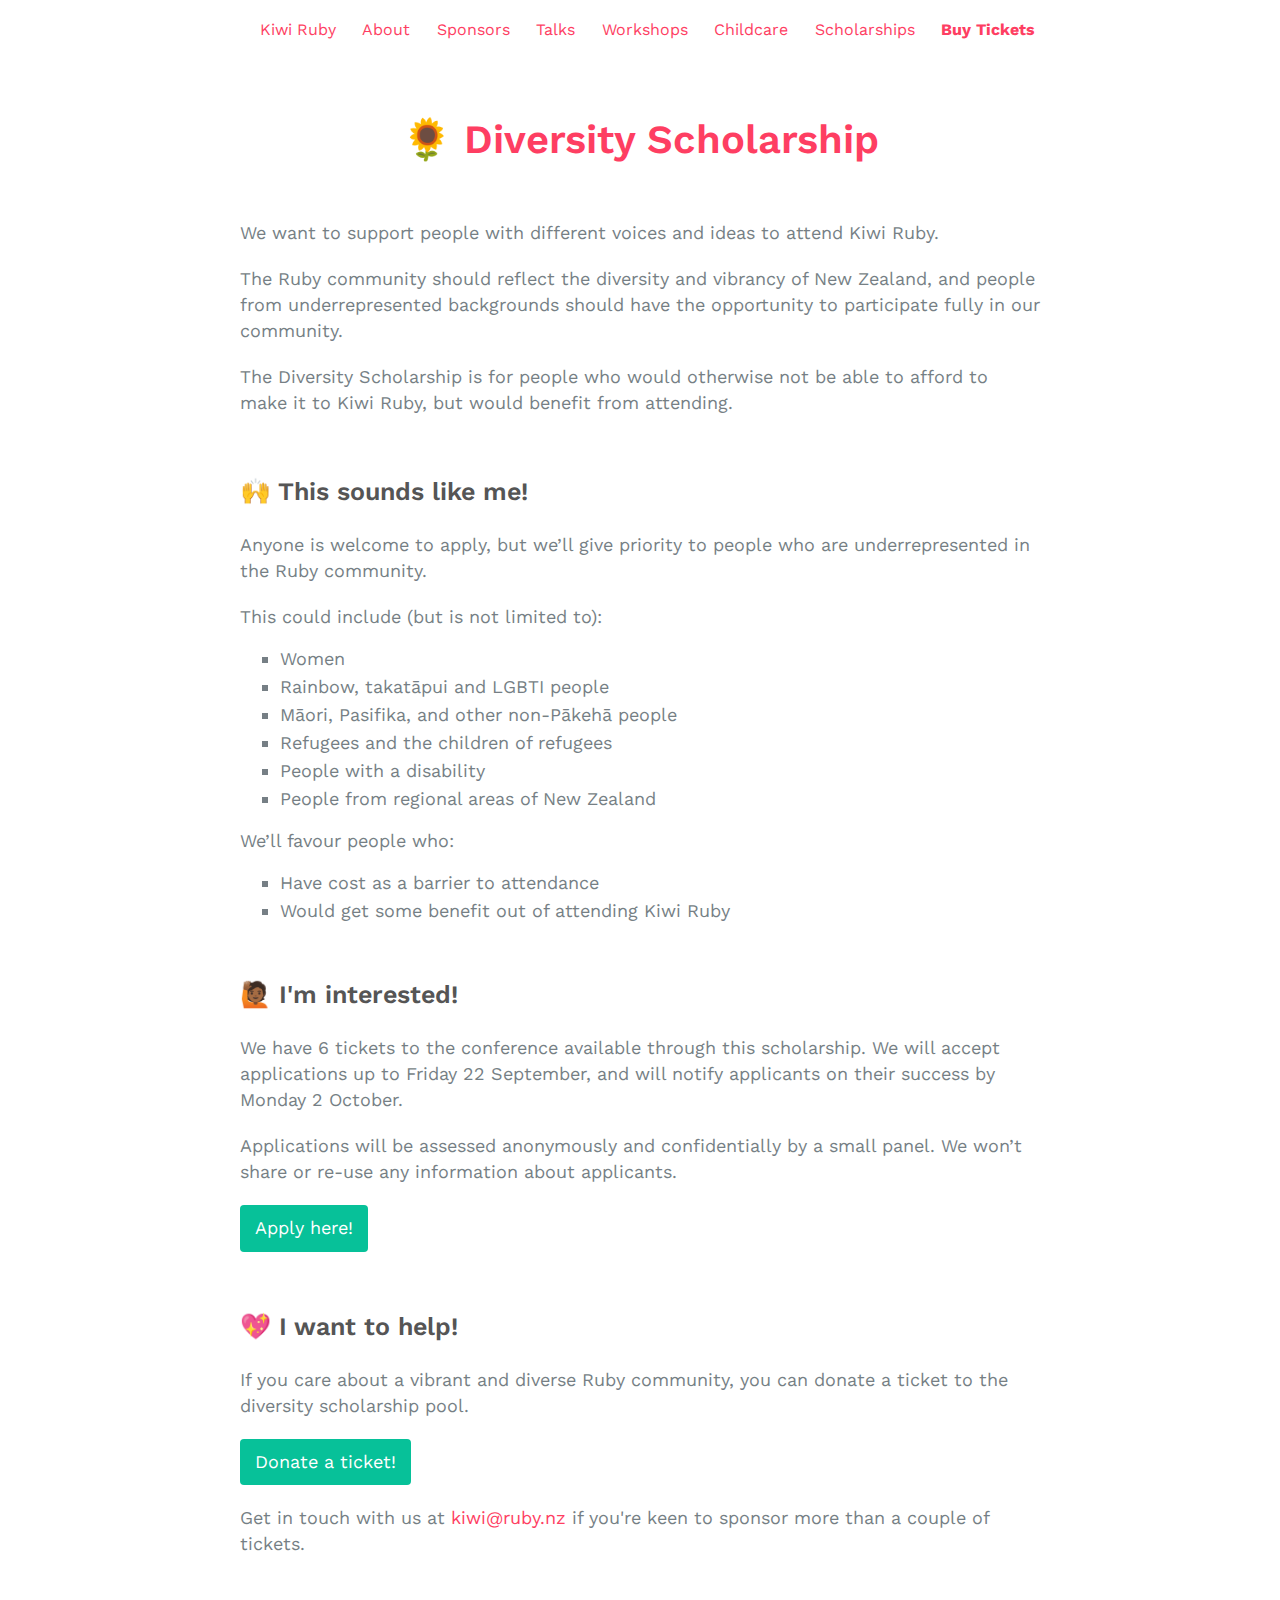
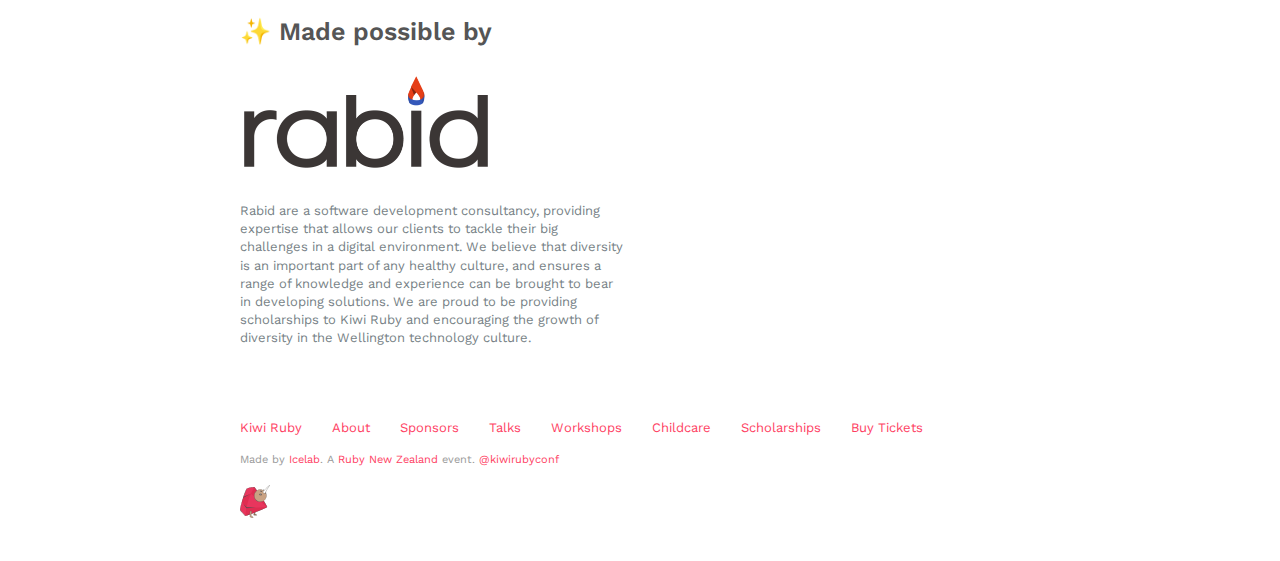
<file: scholarships/index.html>
<!DOCTYPE html><html lang="en-nz"><head><meta charset="utf-8" /><meta content="width=device-width, initial-scale=1.0" name="viewport"><meta content="desktop-up" media="(min-width: 1024px)" name="breakpoint" /><meta content="tablet" media="(min-width: 640px) and (max-width: 1023px)" name="breakpoint" /><meta content="phone" media="(max-width: 639px)" name="breakpoint" /><meta content="retina" media="(-webkit-min-device-pixel-ratio: 2), only screen and (   min--moz-device-pixel-ratio: 2), only screen and (-o-min-device-pixel-ratio: 2/1), only screen and (min-device-pixel-ratio: 2), only screen and (min-resolution: 192dpi), only screen and (min-resolution: 2dppx)" name="breakpoint" /></meta><script>/* metaquery */
!function(a,b){"use strict";var c={breakpoints:{},_isTicking:!1,_debounceLastTime:0,_namedEvents:{},_eventMatchCache:{},_globalEvents:[],onBreakpointChange:function(){var a=Array.prototype.slice.call(arguments),b=a.pop(),d=a.pop();"undefined"==typeof d?c._globalEvents.push(b):(c._namedEvents[d]=[]).push(b),k()}},d=function(c){/in/.test(b.readyState)?a.setTimeout(function(){d(c)},9):c()},e=function(a,b){var c=a.className.split(" "),d=c.indexOf(b);d>-1&&(c.splice(d,1),a.className=c.join(" "))},f=function(a,b){-1===a.className.indexOf(b)&&(a.className=""!==a.className?a.className+" "+b:b)},g=function(a,c){var d="breakpoint-"+c,g=b.documentElement;a?f(g,d):e(g,d)},h=function(a){c._globalEvents.forEach(function(b){"function"==typeof b&&b(a)})},i=function(){c._isTicking||j(k),c._isTicking=!0},j=function(b,d){if(!a.requestAnimationFrame){var e=(new Date).getTime(),f=Math.max(0,16-(e-c._debounceLastTime)),g=a.setTimeout(function(){b(e+f)},f);return c._debounceLastTime=e+f,g}a.requestAnimationFrame(b,d)},k=function(){c._isTicking=!1;var b=[];for(var d in c.breakpoints){var e=c.breakpoints[d],f=a.matchMedia(e).matches;if(c._namedEvents[d]&&c._eventMatchCache[d]!==f){c._eventMatchCache[d]=f;for(var i=0;i<c._namedEvents[d].length;i++){var j=c._namedEvents[d][i];"function"==typeof j&&j(f)}}f&&b.push(d),g(f,d)}0!==b.length&&h(b)},l=function(){for(var a=b.getElementsByTagName("meta"),d=0;d<a.length;d++)if("breakpoint"===a[d].name){var e=a[d].getAttribute("content"),f=a[d].getAttribute("media");c.breakpoints[e]=f}},m=function(){l(),k()},n=function(){l(),k(),a.addEventListener("resize",i)};"undefined"!=typeof module&&module.exports?module.exports=c:a.metaQuery=c,m(),d(n)}(window,document);</script><script>(function(i,s,o,g,r,a,m){i['GoogleAnalyticsObject']=r;i[r]=i[r]||function(){
(i[r].q=i[r].q||[]).push(arguments)},i[r].l=1*new Date();a=s.createElement(o),
m=s.getElementsByTagName(o)[0];a.async=1;a.src=g;m.parentNode.insertBefore(a,m)
})(window,document,'script','https://www.google-analytics.com/analytics.js','ga');

ga('create', 'UA-98197426-1', 'auto');
ga('send', 'pageview');</script><title>Diversity Scholarship — Kiwi Ruby</title><title>Kiwi Ruby</title><meta content="Kiwi Ruby is a new Ruby conference being held in Wellington, New Zealand in November 2017. It will be very good." name="description" property="og:description" /><meta content="http://kiwi.ruby.nz/images/opengraph-image.png" property="og:image" /><meta content="500" property="og:image:height" /><meta content="955" property="og:image:width" /><link href="/assets/public.css" rel="stylesheet" type="text/css" /><link href="/images/favicon.png" rel="icon" sizes="32x32" type="image/png" /><script src="https://cdnjs.cloudflare.com/ajax/libs/jquery/3.2.1/jquery.min.js" type="text/javascript">></script><script async="" src="/assets/public.js"></script></head><body class="nav__room"><div class="nav--mobile__show"><i aria-hidden="true" class="fa fa-bars"></i><span>Menu</span></div><div class="nav nav--header"><ul class="nav__content"><li class="nav__item"><a href="/">Kiwi&nbsp;Ruby</a></li><li class="nav__item"><a href="/about">About</a></li><li class="nav__item"><a href="/#sponsors">Sponsors</a></li><li class="nav__item"><a href="/talks">Talks</a></li><li class="nav__item"><a href="/workshops">Workshops</a></li><li class="nav__item"><a href="/childcare">Childcare</a></li><li class="nav__item"><a href="/scholarships">Scholarships</a></li><li class="nav__item nav__item--highlighted"><a href="https://ti.to/kiwi-ruby/kiwi-ruby-2017">Buy Tickets</a></li></ul></div><div class="nav nav--mobile"><ul class="nav__content"><li class="nav__item"><a href="/">Kiwi&nbsp;Ruby</a></li><li class="nav__item"><a href="/about">About</a></li><li class="nav__item"><a href="/#sponsors">Sponsors</a></li><li class="nav__item"><a href="/talks">Talks</a></li><li class="nav__item"><a href="/workshops">Workshops</a></li><li class="nav__item"><a href="/childcare">Childcare</a></li><li class="nav__item"><a href="/scholarships">Scholarships</a></li><li class="nav__item nav__item--highlighted"><a href="https://ti.to/kiwi-ruby/kiwi-ruby-2017">Buy Tickets</a></li></ul></div><div class="mw-spacer"><div class="container"><section class="h-lots-of-padding-top"><div class="body-inner-wrapper"><div class="body-inner-wrapper__section"><h1>🌻 Diversity Scholarship</h1><p>We want to support people with different voices and ideas to attend Kiwi Ruby.</p><p>The Ruby community should reflect the diversity and vibrancy of New Zealand, and people from underrepresented backgrounds should have the opportunity to participate fully in our community.</p><p>The Diversity Scholarship is for people who would otherwise not be able to afford to make it to Kiwi Ruby, but would benefit from attending.</p></div><div class="body-inner-wrapper__section"><h2>🙌 This sounds like me!</h2><p>Anyone is welcome to apply, but we’ll give priority to people who are underrepresented in the Ruby community.</p><p>This could include (but is not limited to):</p><ul><li class="square-list">Women</li><li class="square-list">Rainbow, takatāpui and LGBTI people</li><li class="square-list">Māori, Pasifika, and other non-Pākehā people</li><li class="square-list">Refugees and the children of refugees</li><li class="square-list">People with a disability</li><li class="square-list">People from regional areas of New Zealand</li></ul><p>We’ll favour people who:</p><ul><li class="square-list">Have cost as a barrier to attendance</li><li class="square-list">Would get some benefit out of attending Kiwi Ruby</li></ul></div><div class="body-inner-wrapper__section"><h2>🙋🏾 I'm interested!</h2><p>We have 6 tickets to the conference available through this scholarship. We will accept applications up to Friday 22 September, and will notify applicants on their success by Monday 2 October.</p><p>Applications will be assessed anonymously and confidentially by a small panel. We won’t share or re-use any information about applicants.</p><p class="strong"><a class="button" href="https://goo.gl/forms/3ScYex0wEOUpsis42">Apply here!</a></p></div><div class="body-inner-wrapper__section"><h2>💖 I want to help!</h2><p>If you care about a vibrant and diverse Ruby community, you can donate a ticket to the diversity scholarship pool.</p><p class="strong"><a class="button" href="https://ti.to/kiwi-ruby/kiwi-ruby-2017/with/la7waf0uhmm">Donate a ticket!</a></p><p>Get in touch with us at <a href="mailto:kiwi@ruby.nz">kiwi@ruby.nz</a> if you're keen to sponsor more than a couple of tickets.</p></div><div class="body-inner-wrapper__section"><h2>✨ Made possible by</h2><div class="c-sponsor-level c-sponsor-level--size-1"><div class="grid"><div class="c-sponsor c-sponsor-level__sponsor col-1"><a class="c-sponsor__logo" href="https://www.rabid.co.nz/"><img alt="Rabid" src="/images/sponsor-logos/rabid.png" /></a><a href="https://www.rabid.co.nz"></a><div class="c-sponsor__description"><p>Rabid are a software development consultancy, providing expertise that allows our clients to tackle their big challenges in a digital environment.  We believe that diversity is an important part of any healthy culture, and ensures a range of knowledge and experience can be brought to bear in developing solutions.  We are proud to be providing scholarships to Kiwi Ruby and encouraging the growth of diversity in the Wellington technology culture.</p></div></div></div></div></div></div></section><section><div class="footer"><div class="footer-nav nav--footer"><ul class="footer-nav__list"><li class="footer-nav__list-item"><a href="/">Kiwi&nbsp;Ruby</a></li><li class="footer-nav__list-item"><a href="/about">About</a></li><li class="footer-nav__list-item"><a href="/#sponsors">Sponsors</a></li><li class="footer-nav__list-item"><a href="/talks">Talks</a></li><li class="footer-nav__list-item"><a href="/workshops">Workshops</a></li><li class="footer-nav__list-item"><a href="/childcare">Childcare</a></li><li class="footer-nav__list-item"><a href="/scholarships">Scholarships</a></li><li class="footer-nav__list-item"><a href="https://ti.to/kiwi-ruby/kiwi-ruby-2017">Buy Tickets</a></li></ul></div><div class="footer__credit">Made by <a href="http://icelab.com.au">Icelab</a>. A <a href="http://ruby.nz">Ruby New Zealand</a>&nbsp;event. <a href="https://twitter.com/KiwiRubyConf">@kiwirubyconf</a></div><a class="footer__birb" href="#top"><img alt="NZ Rubyconf 2017 mascot" src="/images/gembirb-up.svg" width="30" /></a></div></section></div></div></body></html>
</file>
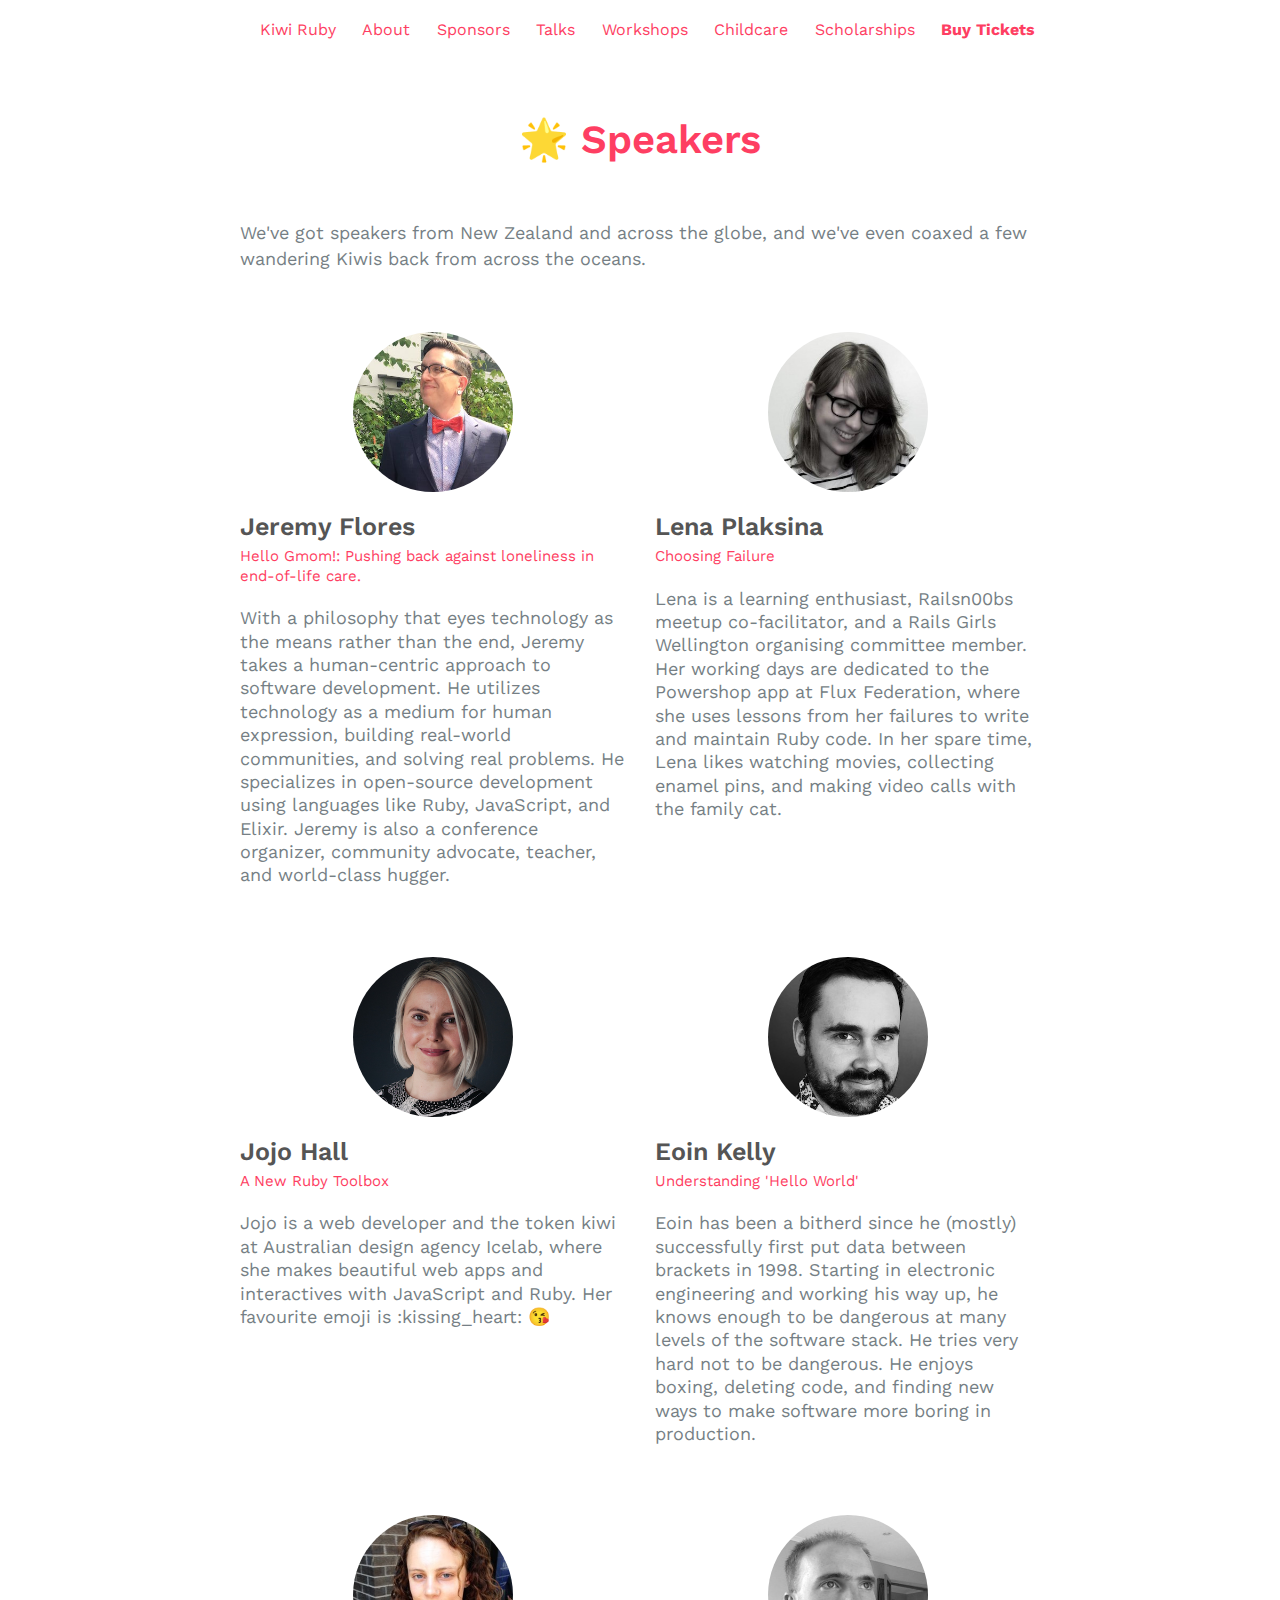
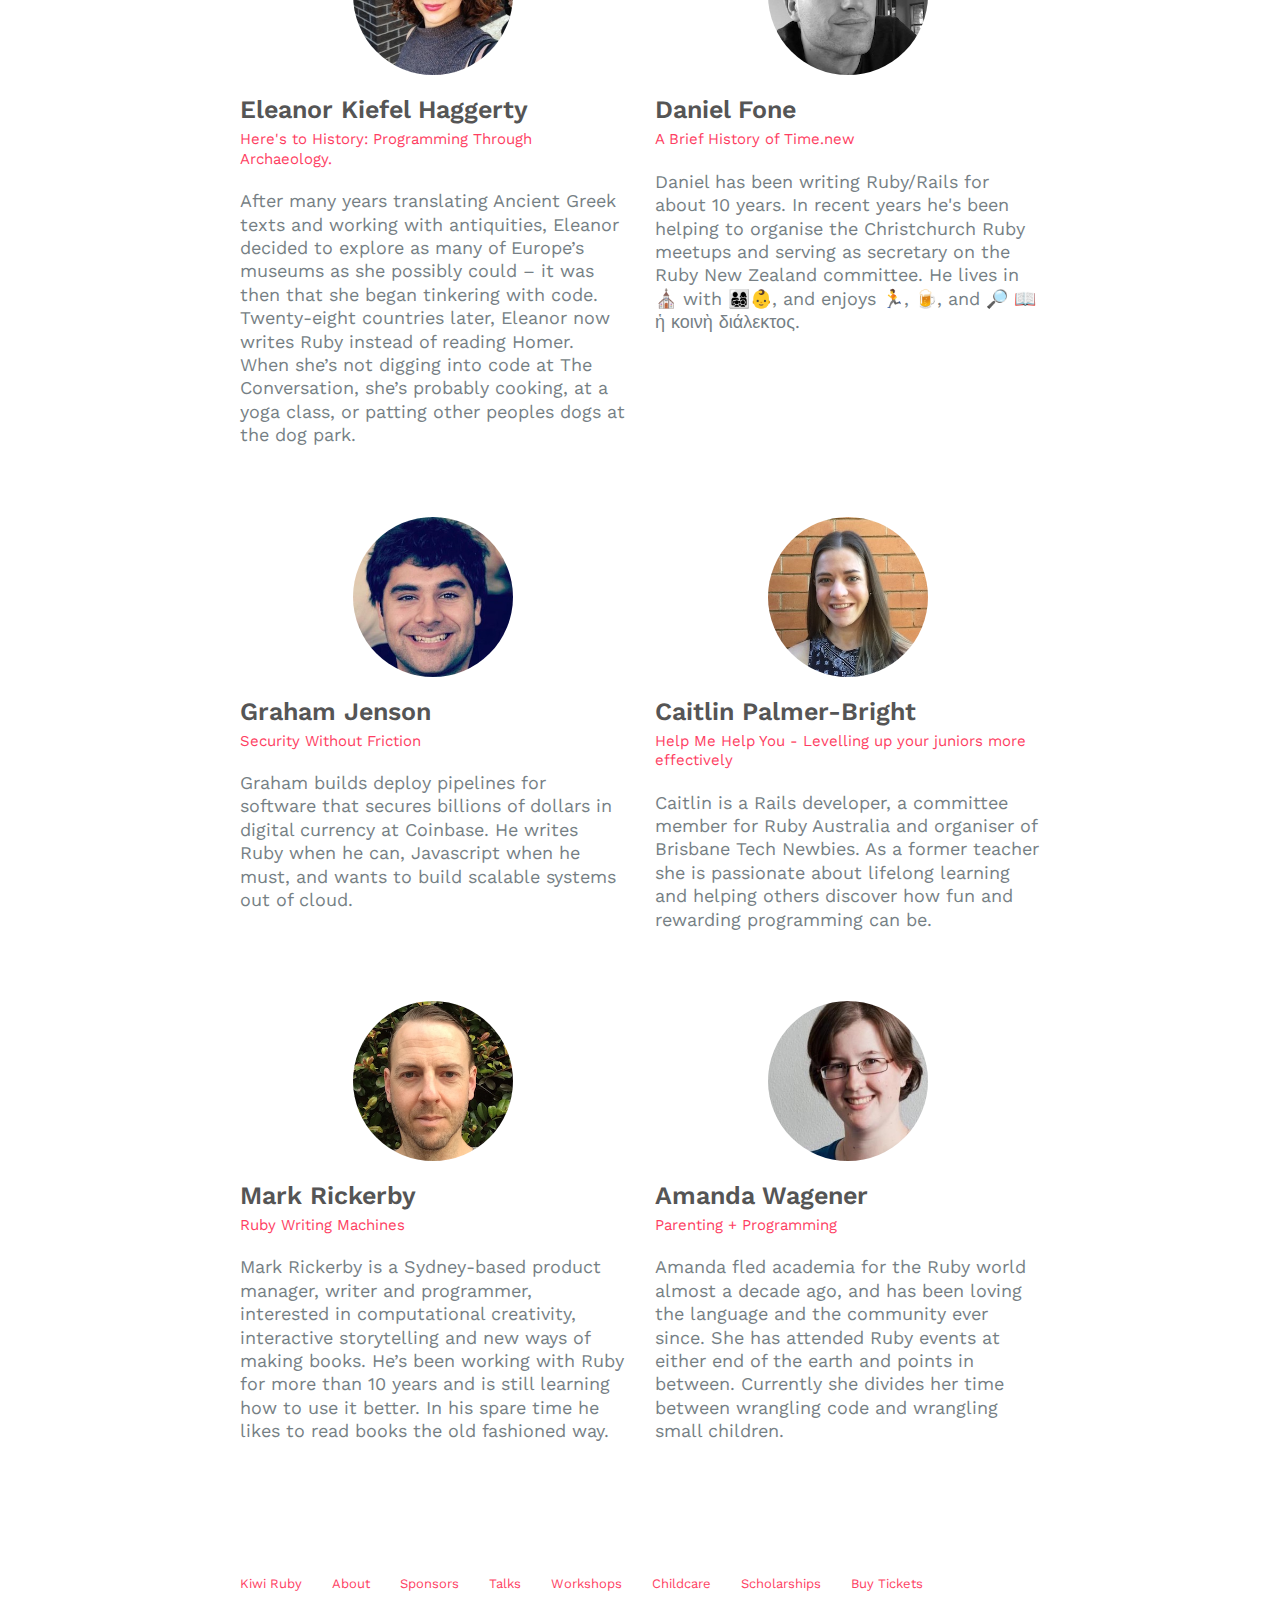
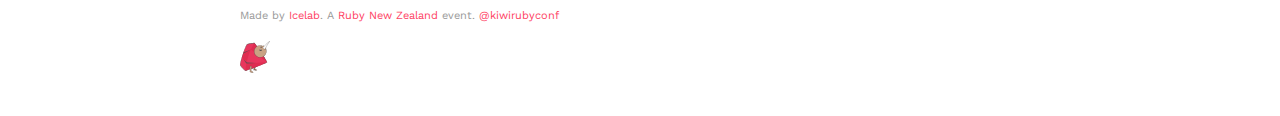
<file: speakers/index.html>
<!DOCTYPE html><html lang="en-nz"><head><meta charset="utf-8" /><meta content="width=device-width, initial-scale=1.0" name="viewport"><meta content="desktop-up" media="(min-width: 1024px)" name="breakpoint" /><meta content="tablet" media="(min-width: 640px) and (max-width: 1023px)" name="breakpoint" /><meta content="phone" media="(max-width: 639px)" name="breakpoint" /><meta content="retina" media="(-webkit-min-device-pixel-ratio: 2), only screen and (   min--moz-device-pixel-ratio: 2), only screen and (-o-min-device-pixel-ratio: 2/1), only screen and (min-device-pixel-ratio: 2), only screen and (min-resolution: 192dpi), only screen and (min-resolution: 2dppx)" name="breakpoint" /></meta><script>/* metaquery */
!function(a,b){"use strict";var c={breakpoints:{},_isTicking:!1,_debounceLastTime:0,_namedEvents:{},_eventMatchCache:{},_globalEvents:[],onBreakpointChange:function(){var a=Array.prototype.slice.call(arguments),b=a.pop(),d=a.pop();"undefined"==typeof d?c._globalEvents.push(b):(c._namedEvents[d]=[]).push(b),k()}},d=function(c){/in/.test(b.readyState)?a.setTimeout(function(){d(c)},9):c()},e=function(a,b){var c=a.className.split(" "),d=c.indexOf(b);d>-1&&(c.splice(d,1),a.className=c.join(" "))},f=function(a,b){-1===a.className.indexOf(b)&&(a.className=""!==a.className?a.className+" "+b:b)},g=function(a,c){var d="breakpoint-"+c,g=b.documentElement;a?f(g,d):e(g,d)},h=function(a){c._globalEvents.forEach(function(b){"function"==typeof b&&b(a)})},i=function(){c._isTicking||j(k),c._isTicking=!0},j=function(b,d){if(!a.requestAnimationFrame){var e=(new Date).getTime(),f=Math.max(0,16-(e-c._debounceLastTime)),g=a.setTimeout(function(){b(e+f)},f);return c._debounceLastTime=e+f,g}a.requestAnimationFrame(b,d)},k=function(){c._isTicking=!1;var b=[];for(var d in c.breakpoints){var e=c.breakpoints[d],f=a.matchMedia(e).matches;if(c._namedEvents[d]&&c._eventMatchCache[d]!==f){c._eventMatchCache[d]=f;for(var i=0;i<c._namedEvents[d].length;i++){var j=c._namedEvents[d][i];"function"==typeof j&&j(f)}}f&&b.push(d),g(f,d)}0!==b.length&&h(b)},l=function(){for(var a=b.getElementsByTagName("meta"),d=0;d<a.length;d++)if("breakpoint"===a[d].name){var e=a[d].getAttribute("content"),f=a[d].getAttribute("media");c.breakpoints[e]=f}},m=function(){l(),k()},n=function(){l(),k(),a.addEventListener("resize",i)};"undefined"!=typeof module&&module.exports?module.exports=c:a.metaQuery=c,m(),d(n)}(window,document);</script><script>(function(i,s,o,g,r,a,m){i['GoogleAnalyticsObject']=r;i[r]=i[r]||function(){
(i[r].q=i[r].q||[]).push(arguments)},i[r].l=1*new Date();a=s.createElement(o),
m=s.getElementsByTagName(o)[0];a.async=1;a.src=g;m.parentNode.insertBefore(a,m)
})(window,document,'script','https://www.google-analytics.com/analytics.js','ga');

ga('create', 'UA-98197426-1', 'auto');
ga('send', 'pageview');</script><title>Speakers — Kiwi Ruby</title><title>Kiwi Ruby</title><meta content="Kiwi Ruby is a new Ruby conference being held in Wellington, New Zealand in November 2017. It will be very good." name="description" property="og:description" /><meta content="http://kiwi.ruby.nz/images/opengraph-image.png" property="og:image" /><meta content="500" property="og:image:height" /><meta content="955" property="og:image:width" /><link href="/assets/public.css" rel="stylesheet" type="text/css" /><link href="/images/favicon.png" rel="icon" sizes="32x32" type="image/png" /><script src="https://cdnjs.cloudflare.com/ajax/libs/jquery/3.2.1/jquery.min.js" type="text/javascript">></script><script async="" src="/assets/public.js"></script></head><body class="nav__room"><div class="nav--mobile__show"><i aria-hidden="true" class="fa fa-bars"></i><span>Menu</span></div><div class="nav nav--header"><ul class="nav__content"><li class="nav__item"><a href="/">Kiwi&nbsp;Ruby</a></li><li class="nav__item"><a href="/about">About</a></li><li class="nav__item"><a href="/#sponsors">Sponsors</a></li><li class="nav__item"><a href="/talks">Talks</a></li><li class="nav__item"><a href="/workshops">Workshops</a></li><li class="nav__item"><a href="/childcare">Childcare</a></li><li class="nav__item"><a href="/scholarships">Scholarships</a></li><li class="nav__item nav__item--highlighted"><a href="https://ti.to/kiwi-ruby/kiwi-ruby-2017">Buy Tickets</a></li></ul></div><div class="nav nav--mobile"><ul class="nav__content"><li class="nav__item"><a href="/">Kiwi&nbsp;Ruby</a></li><li class="nav__item"><a href="/about">About</a></li><li class="nav__item"><a href="/#sponsors">Sponsors</a></li><li class="nav__item"><a href="/talks">Talks</a></li><li class="nav__item"><a href="/workshops">Workshops</a></li><li class="nav__item"><a href="/childcare">Childcare</a></li><li class="nav__item"><a href="/scholarships">Scholarships</a></li><li class="nav__item nav__item--highlighted"><a href="https://ti.to/kiwi-ruby/kiwi-ruby-2017">Buy Tickets</a></li></ul></div><div class="mw-spacer"><div class="container"><section class="h-lots-of-padding-top"><div class="body-inner-wrapper__section"><h1>🌟 Speakers</h1><p>We've got speakers from New Zealand and across the globe, and we've even coaxed a few wandering Kiwis back from across the oceans. </p></div><div class="body-inner-wrapper__section"><div class="grid c-speaker-list"><div class="c-speaker col-1-2" id="jeremy"><img alt="Jeremy Flores" class="c-speaker__avatar" src="/images/speaker-avatars/jeremy.jpeg" /><h2 class="c-speaker__talk-title">Jeremy Flores</h2><p class="c-speaker__name"><a href="/talks/#jeremy">Hello Gmom!: Pushing back against loneliness in end-of-life care.</a></p><div class="c-speaker__bio"><p>With a philosophy that eyes technology as the means rather than the end, Jeremy takes a human-centric approach to software development. He utilizes technology as a medium for human expression, building real-world communities, and solving real problems.
He specializes in open-source development using languages like Ruby, JavaScript, and Elixir. Jeremy is also a conference organizer, community advocate, teacher, and world-class hugger.</p></div></div><div class="c-speaker col-1-2" id="lena"><img alt="Lena Plaksina" class="c-speaker__avatar" src="/images/speaker-avatars/lena.jpeg" /><h2 class="c-speaker__talk-title">Lena Plaksina</h2><p class="c-speaker__name"><a href="/talks/#lena">Choosing Failure</a></p><div class="c-speaker__bio"><p>Lena is a learning enthusiast, Railsn00bs meetup co-facilitator, and a Rails Girls Wellington organising committee member. Her working days are dedicated to the Powershop app at Flux Federation, where she uses lessons from her failures to write and maintain Ruby code. In her spare time, Lena likes watching movies, collecting enamel pins, and making video calls with the family cat.</p></div></div><div class="c-speaker col-1-2" id="jojo"><img alt="Jojo Hall" class="c-speaker__avatar" src="/images/speaker-avatars/jojo.jpeg" /><h2 class="c-speaker__talk-title">Jojo Hall</h2><p class="c-speaker__name"><a href="/talks/#jojo">A New Ruby Toolbox</a></p><div class="c-speaker__bio"><p>Jojo is a web developer and the token kiwi at Australian design agency Icelab, where she makes beautiful web apps and interactives with JavaScript and Ruby. Her favourite emoji is :kissing_heart: 😘</p></div></div><div class="c-speaker col-1-2" id="eoin"><img alt="Eoin Kelly" class="c-speaker__avatar" src="/images/speaker-avatars/eoin.jpeg" /><h2 class="c-speaker__talk-title">Eoin Kelly</h2><p class="c-speaker__name"><a href="/talks/#eoin">Understanding 'Hello World'</a></p><div class="c-speaker__bio"><p>Eoin has been a bitherd since he (mostly) successfully first put data between brackets in 1998. Starting in electronic engineering and working his way up, he knows enough to be dangerous at many levels of the software stack. He tries very hard not to be dangerous. He enjoys boxing, deleting code, and finding new ways to make software more boring in production.</p></div></div><div class="c-speaker col-1-2" id="eleanor"><img alt="Eleanor Kiefel Haggerty" class="c-speaker__avatar" src="/images/speaker-avatars/eleanor.jpeg" /><h2 class="c-speaker__talk-title">Eleanor Kiefel Haggerty</h2><p class="c-speaker__name"><a href="/talks/#eleanor">Here's to History: Programming Through Archaeology.</a></p><div class="c-speaker__bio"><p>After many years translating Ancient Greek texts and working with antiquities, Eleanor decided to explore as many of Europe’s museums as she possibly could – it was then that she began tinkering with code. Twenty-eight countries later, Eleanor now writes Ruby instead of reading Homer. When she’s not digging into code at The Conversation, she’s probably cooking, at a yoga class, or patting other peoples dogs at the dog park.</p></div></div><div class="c-speaker col-1-2" id="daniel"><img alt="Daniel Fone" class="c-speaker__avatar" src="/images/speaker-avatars/daniel.jpeg" /><h2 class="c-speaker__talk-title">Daniel Fone</h2><p class="c-speaker__name"><a href="/talks/#daniel">A Brief History of Time.new</a></p><div class="c-speaker__bio"><p>Daniel has been writing Ruby/Rails for about 10 years. In recent years he's been helping to organise the Christchurch Ruby meetups and serving as secretary on the Ruby New Zealand committee. He lives in ⛪️ with 👨‍👩‍👧‍👦👶, and enjoys 🏃, 🍺, and 🔎 📖 ἡ κοινὴ διάλεκτος.</p></div></div><div class="c-speaker col-1-2" id="graham"><img alt="Graham Jenson" class="c-speaker__avatar" src="/images/speaker-avatars/graham.jpeg" /><h2 class="c-speaker__talk-title">Graham Jenson</h2><p class="c-speaker__name"><a href="/talks/#graham">Security Without Friction</a></p><div class="c-speaker__bio"><p>Graham builds deploy pipelines for software that secures billions of dollars in digital currency at Coinbase. He writes Ruby when he can, Javascript when he must, and wants to build scalable systems out of cloud.</p></div></div><div class="c-speaker col-1-2" id="caitlin"><img alt="Caitlin Palmer-Bright" class="c-speaker__avatar" src="/images/speaker-avatars/caitlin.jpeg" /><h2 class="c-speaker__talk-title">Caitlin Palmer-Bright</h2><p class="c-speaker__name"><a href="/talks/#caitlin">Help Me Help You - Levelling up your juniors more effectively</a></p><div class="c-speaker__bio"><p>Caitlin is a Rails developer, a committee member for Ruby Australia and organiser of Brisbane Tech Newbies. As a former teacher she is passionate about lifelong learning and helping others discover how fun and rewarding programming can be.</p></div></div><div class="c-speaker col-1-2" id="mark"><img alt="Mark Rickerby" class="c-speaker__avatar" src="/images/speaker-avatars/mark.jpeg" /><h2 class="c-speaker__talk-title">Mark Rickerby</h2><p class="c-speaker__name"><a href="/talks/#mark">Ruby Writing Machines</a></p><div class="c-speaker__bio"><p>Mark Rickerby is a Sydney-based product manager, writer and programmer, interested in computational creativity, interactive storytelling and new ways of making books. He’s been working with Ruby for more than 10 years and is still learning how to use it better. In his spare time he likes to read books the old fashioned way.</p></div></div><div class="c-speaker col-1-2" id="amanda"><img alt="Amanda Wagener" class="c-speaker__avatar" src="/images/speaker-avatars/amanda.jpeg" /><h2 class="c-speaker__talk-title">Amanda Wagener</h2><p class="c-speaker__name"><a href="/talks/#amanda">Parenting + Programming</a></p><div class="c-speaker__bio"><p>Amanda fled academia for the Ruby world almost a decade ago, and has been loving the language and the community ever since. She has attended Ruby events at either end of the earth and points in between. Currently she divides her time between wrangling code and wrangling small children.</p></div></div></div></div></section><section><div class="footer"><div class="footer-nav nav--footer"><ul class="footer-nav__list"><li class="footer-nav__list-item"><a href="/">Kiwi&nbsp;Ruby</a></li><li class="footer-nav__list-item"><a href="/about">About</a></li><li class="footer-nav__list-item"><a href="/#sponsors">Sponsors</a></li><li class="footer-nav__list-item"><a href="/talks">Talks</a></li><li class="footer-nav__list-item"><a href="/workshops">Workshops</a></li><li class="footer-nav__list-item"><a href="/childcare">Childcare</a></li><li class="footer-nav__list-item"><a href="/scholarships">Scholarships</a></li><li class="footer-nav__list-item"><a href="https://ti.to/kiwi-ruby/kiwi-ruby-2017">Buy Tickets</a></li></ul></div><div class="footer__credit">Made by <a href="http://icelab.com.au">Icelab</a>. A <a href="http://ruby.nz">Ruby New Zealand</a>&nbsp;event. <a href="https://twitter.com/KiwiRubyConf">@kiwirubyconf</a></div><a class="footer__birb" href="#top"><img alt="NZ Rubyconf 2017 mascot" src="/images/gembirb-up.svg" width="30" /></a></div></section></div></div></body></html>
</file>
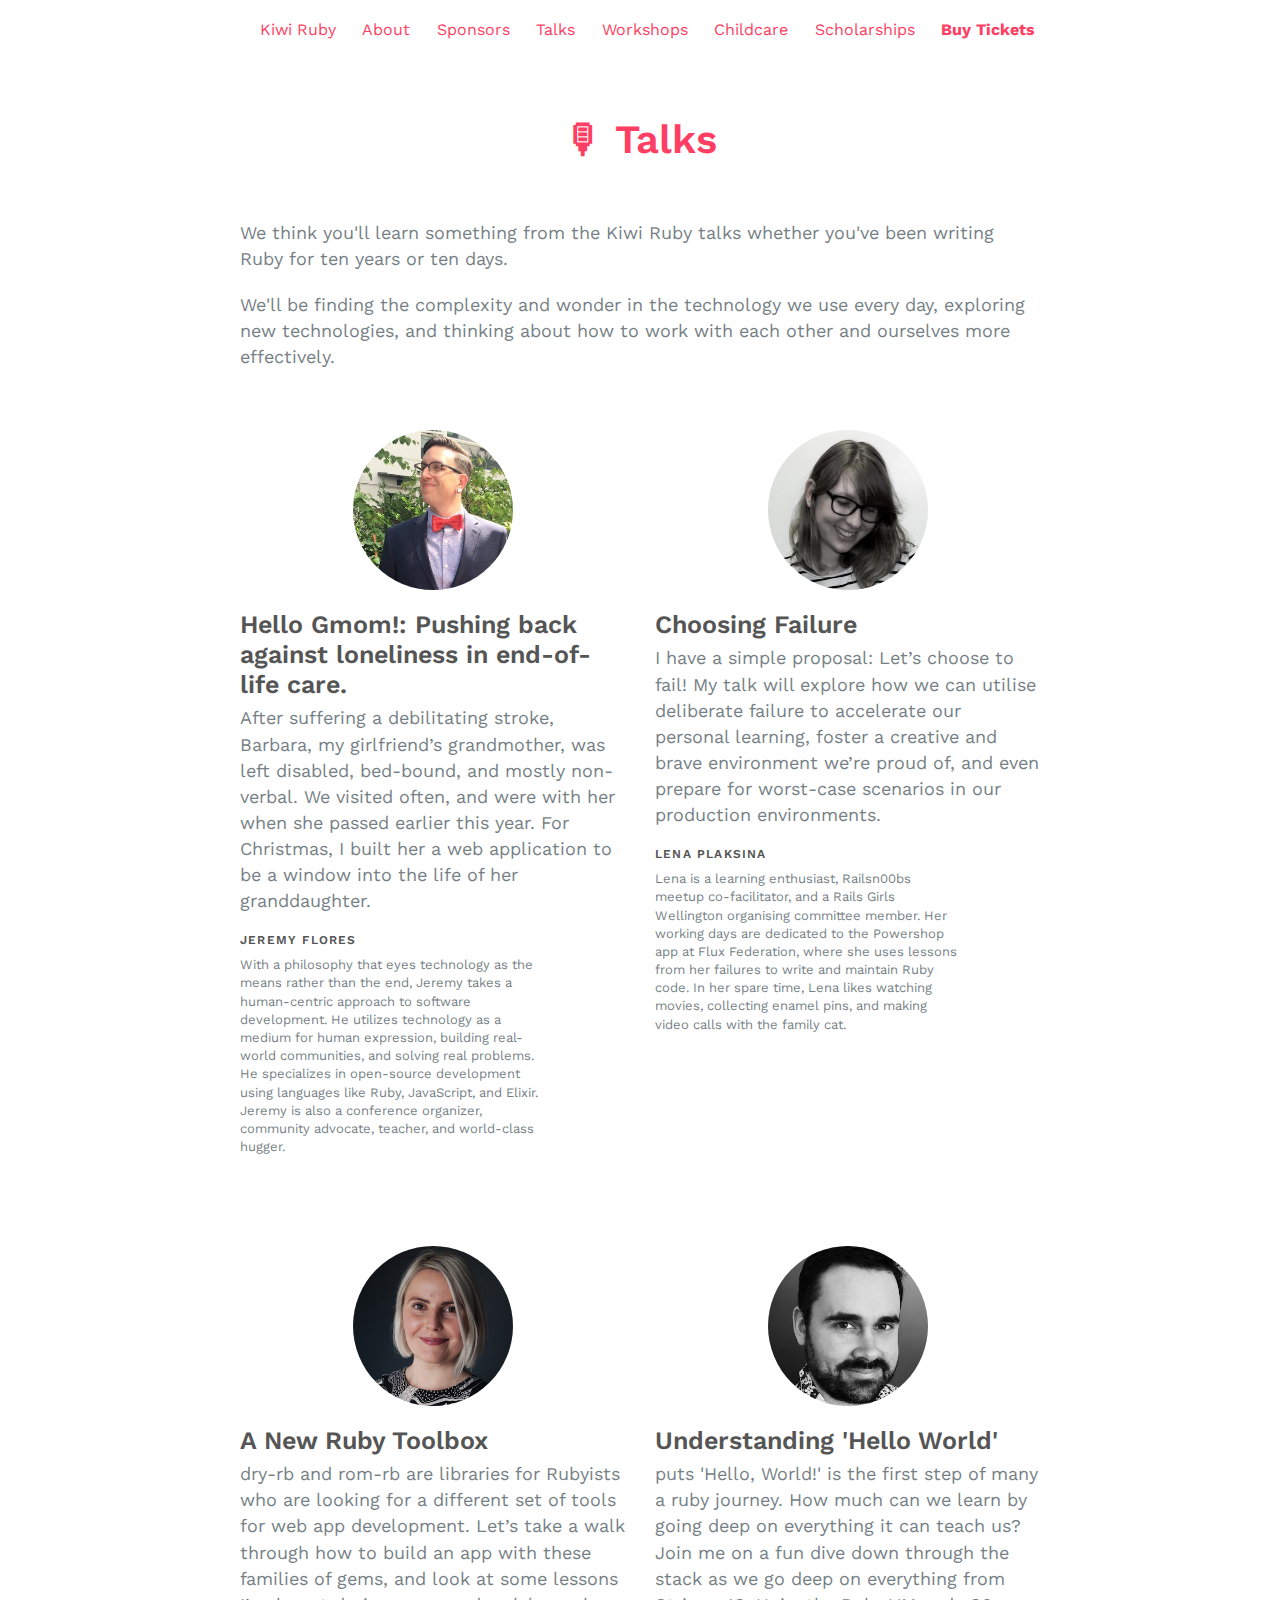
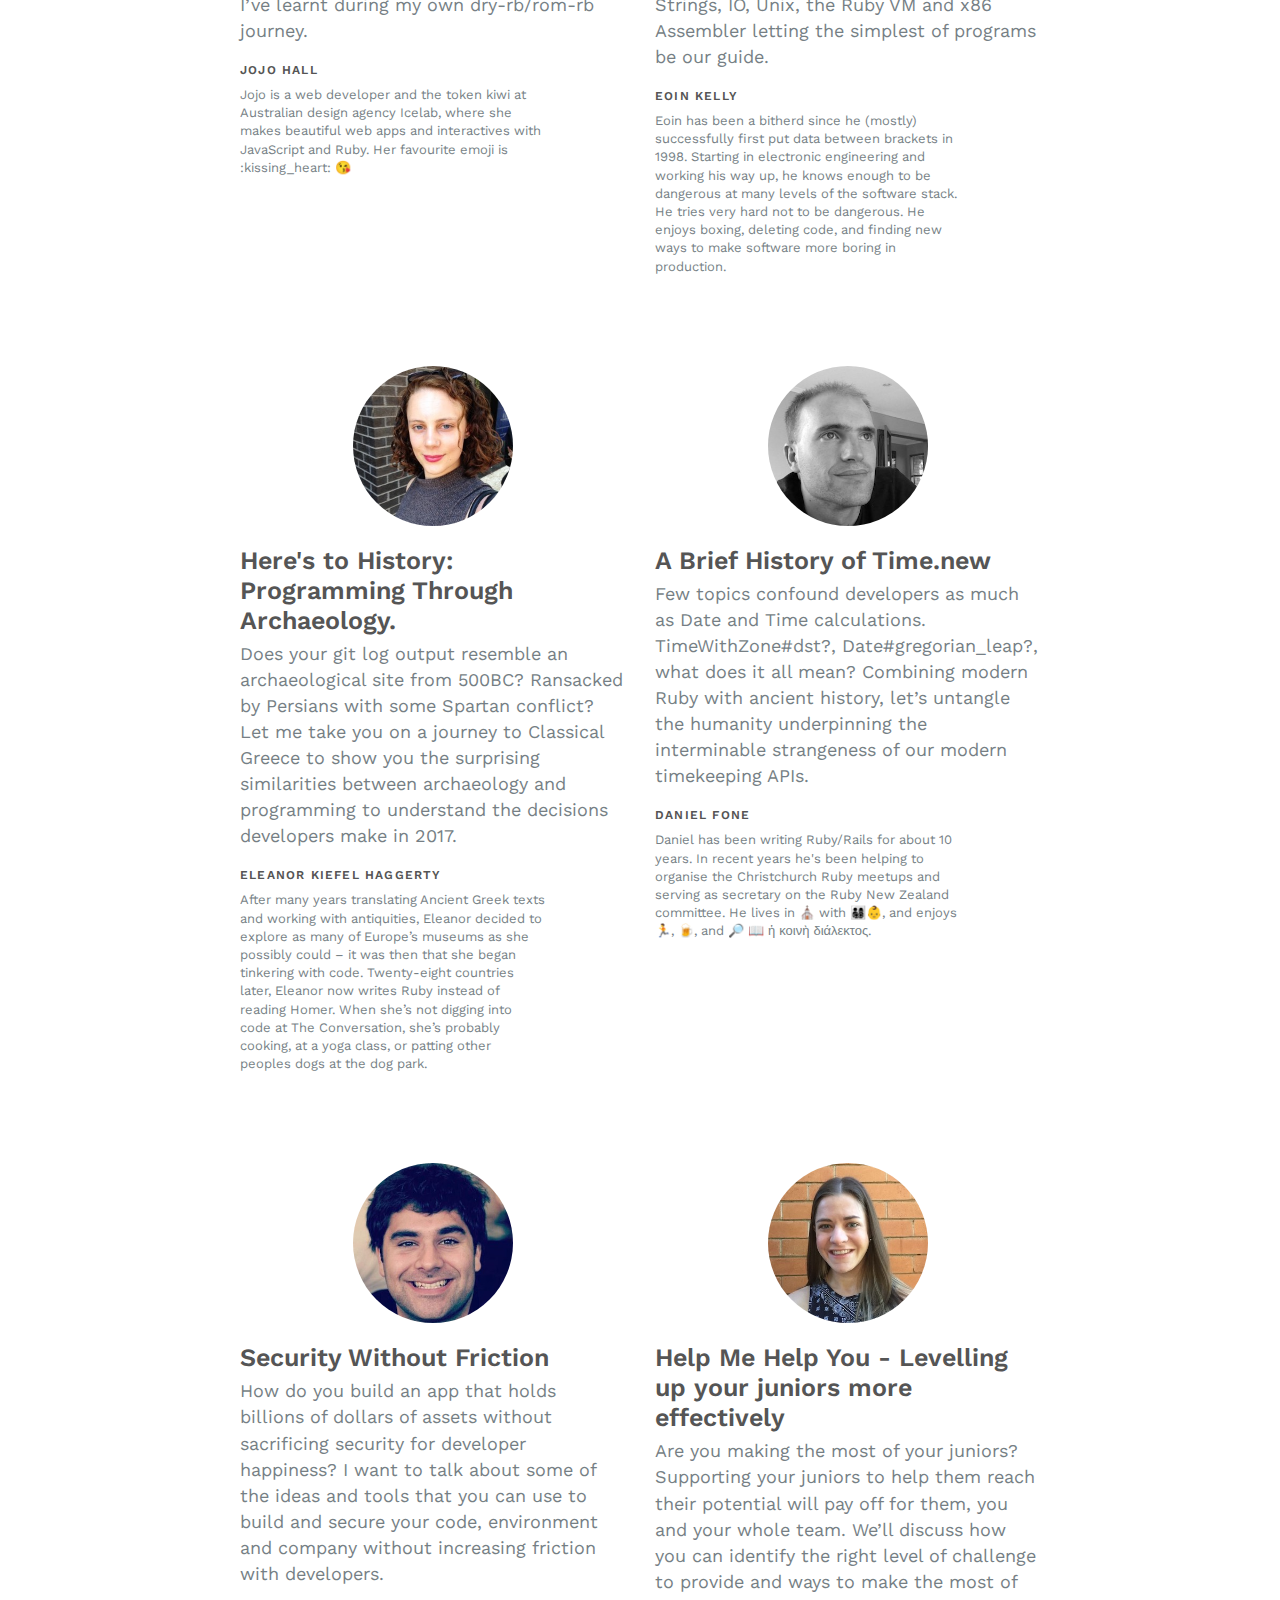
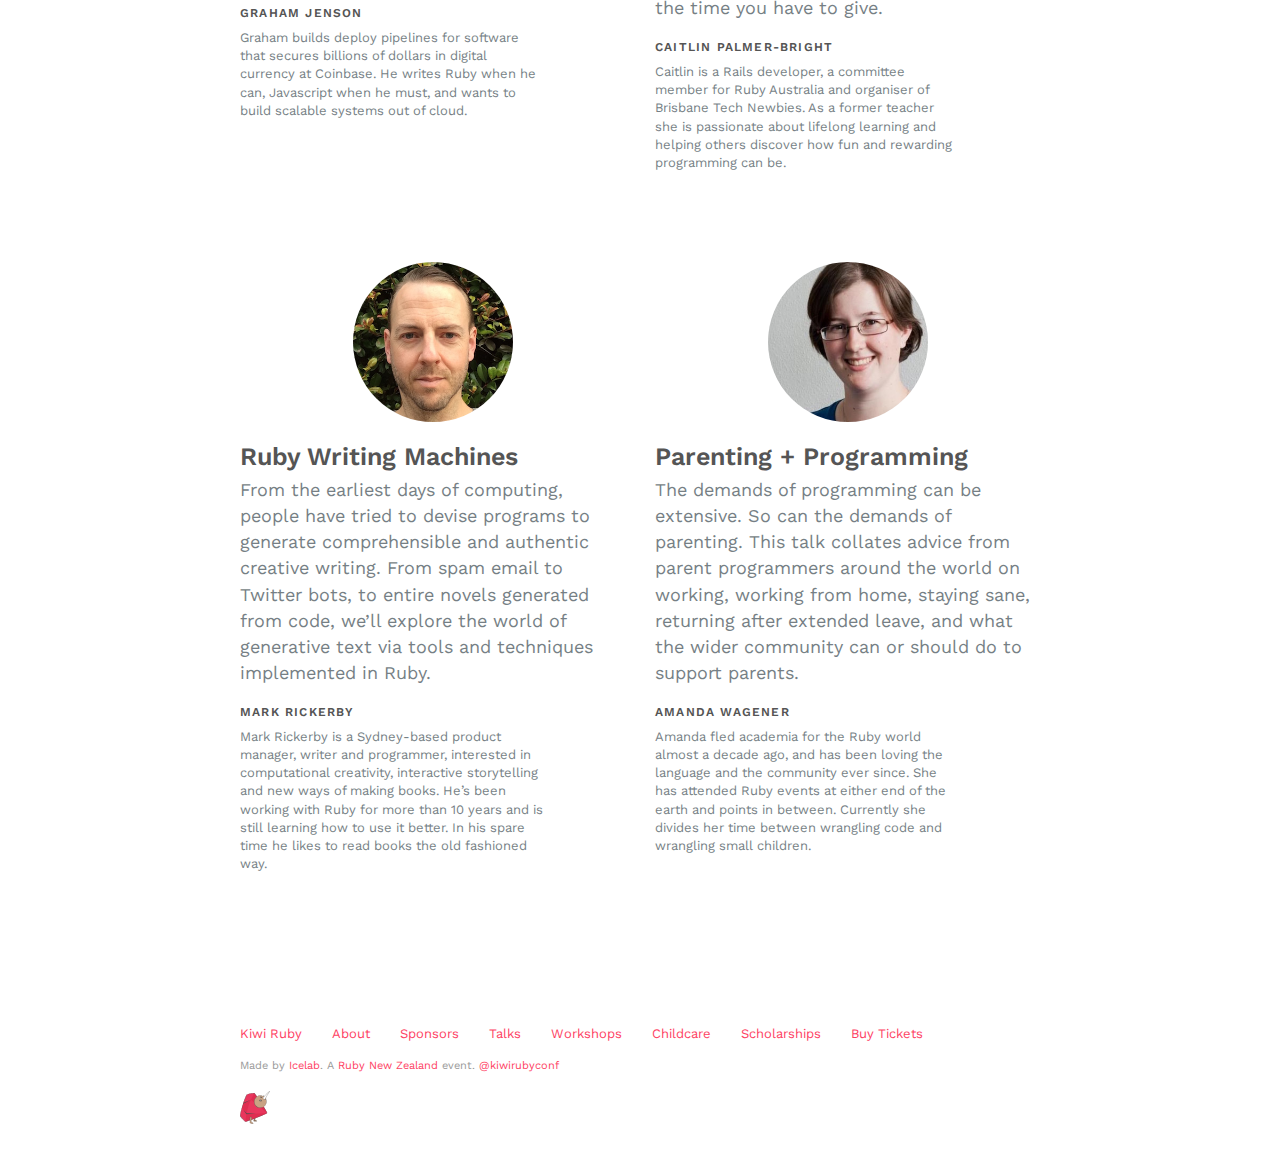
<file: talks/index.html>
<!DOCTYPE html><html lang="en-nz"><head><meta charset="utf-8" /><meta content="width=device-width, initial-scale=1.0" name="viewport"><meta content="desktop-up" media="(min-width: 1024px)" name="breakpoint" /><meta content="tablet" media="(min-width: 640px) and (max-width: 1023px)" name="breakpoint" /><meta content="phone" media="(max-width: 639px)" name="breakpoint" /><meta content="retina" media="(-webkit-min-device-pixel-ratio: 2), only screen and (   min--moz-device-pixel-ratio: 2), only screen and (-o-min-device-pixel-ratio: 2/1), only screen and (min-device-pixel-ratio: 2), only screen and (min-resolution: 192dpi), only screen and (min-resolution: 2dppx)" name="breakpoint" /></meta><script>/* metaquery */
!function(a,b){"use strict";var c={breakpoints:{},_isTicking:!1,_debounceLastTime:0,_namedEvents:{},_eventMatchCache:{},_globalEvents:[],onBreakpointChange:function(){var a=Array.prototype.slice.call(arguments),b=a.pop(),d=a.pop();"undefined"==typeof d?c._globalEvents.push(b):(c._namedEvents[d]=[]).push(b),k()}},d=function(c){/in/.test(b.readyState)?a.setTimeout(function(){d(c)},9):c()},e=function(a,b){var c=a.className.split(" "),d=c.indexOf(b);d>-1&&(c.splice(d,1),a.className=c.join(" "))},f=function(a,b){-1===a.className.indexOf(b)&&(a.className=""!==a.className?a.className+" "+b:b)},g=function(a,c){var d="breakpoint-"+c,g=b.documentElement;a?f(g,d):e(g,d)},h=function(a){c._globalEvents.forEach(function(b){"function"==typeof b&&b(a)})},i=function(){c._isTicking||j(k),c._isTicking=!0},j=function(b,d){if(!a.requestAnimationFrame){var e=(new Date).getTime(),f=Math.max(0,16-(e-c._debounceLastTime)),g=a.setTimeout(function(){b(e+f)},f);return c._debounceLastTime=e+f,g}a.requestAnimationFrame(b,d)},k=function(){c._isTicking=!1;var b=[];for(var d in c.breakpoints){var e=c.breakpoints[d],f=a.matchMedia(e).matches;if(c._namedEvents[d]&&c._eventMatchCache[d]!==f){c._eventMatchCache[d]=f;for(var i=0;i<c._namedEvents[d].length;i++){var j=c._namedEvents[d][i];"function"==typeof j&&j(f)}}f&&b.push(d),g(f,d)}0!==b.length&&h(b)},l=function(){for(var a=b.getElementsByTagName("meta"),d=0;d<a.length;d++)if("breakpoint"===a[d].name){var e=a[d].getAttribute("content"),f=a[d].getAttribute("media");c.breakpoints[e]=f}},m=function(){l(),k()},n=function(){l(),k(),a.addEventListener("resize",i)};"undefined"!=typeof module&&module.exports?module.exports=c:a.metaQuery=c,m(),d(n)}(window,document);</script><script>(function(i,s,o,g,r,a,m){i['GoogleAnalyticsObject']=r;i[r]=i[r]||function(){
(i[r].q=i[r].q||[]).push(arguments)},i[r].l=1*new Date();a=s.createElement(o),
m=s.getElementsByTagName(o)[0];a.async=1;a.src=g;m.parentNode.insertBefore(a,m)
})(window,document,'script','https://www.google-analytics.com/analytics.js','ga');

ga('create', 'UA-98197426-1', 'auto');
ga('send', 'pageview');</script><title>Talks — Kiwi Ruby</title><title>Kiwi Ruby</title><meta content="Kiwi Ruby is a new Ruby conference being held in Wellington, New Zealand in November 2017. It will be very good." name="description" property="og:description" /><meta content="http://kiwi.ruby.nz/images/opengraph-image.png" property="og:image" /><meta content="500" property="og:image:height" /><meta content="955" property="og:image:width" /><link href="/assets/public.css" rel="stylesheet" type="text/css" /><link href="/images/favicon.png" rel="icon" sizes="32x32" type="image/png" /><script src="https://cdnjs.cloudflare.com/ajax/libs/jquery/3.2.1/jquery.min.js" type="text/javascript">></script><script async="" src="/assets/public.js"></script></head><body class="nav__room"><div class="nav--mobile__show"><i aria-hidden="true" class="fa fa-bars"></i><span>Menu</span></div><div class="nav nav--header"><ul class="nav__content"><li class="nav__item"><a href="/">Kiwi&nbsp;Ruby</a></li><li class="nav__item"><a href="/about">About</a></li><li class="nav__item"><a href="/#sponsors">Sponsors</a></li><li class="nav__item"><a href="/talks">Talks</a></li><li class="nav__item"><a href="/workshops">Workshops</a></li><li class="nav__item"><a href="/childcare">Childcare</a></li><li class="nav__item"><a href="/scholarships">Scholarships</a></li><li class="nav__item nav__item--highlighted"><a href="https://ti.to/kiwi-ruby/kiwi-ruby-2017">Buy Tickets</a></li></ul></div><div class="nav nav--mobile"><ul class="nav__content"><li class="nav__item"><a href="/">Kiwi&nbsp;Ruby</a></li><li class="nav__item"><a href="/about">About</a></li><li class="nav__item"><a href="/#sponsors">Sponsors</a></li><li class="nav__item"><a href="/talks">Talks</a></li><li class="nav__item"><a href="/workshops">Workshops</a></li><li class="nav__item"><a href="/childcare">Childcare</a></li><li class="nav__item"><a href="/scholarships">Scholarships</a></li><li class="nav__item nav__item--highlighted"><a href="https://ti.to/kiwi-ruby/kiwi-ruby-2017">Buy Tickets</a></li></ul></div><div class="mw-spacer"><div class="container"><section class="h-lots-of-padding-top"><div class="body-inner-wrapper__section"><h1>🎙 Talks</h1><p>We think you'll learn something from the Kiwi Ruby talks whether you've been writing Ruby for ten years or ten days.</p><p>We'll be finding the complexity and wonder in the technology we use every day, exploring new technologies, and thinking about how to work with each other and ourselves more effectively. </p></div><div class="body-inner-wrapper__section"><div class="grid c-talk-list"><div class="c-speaker col-1-2" id="jeremy"><img alt="Jeremy Flores" class="c-speaker__avatar" src="/images/speaker-avatars/jeremy.jpeg" /><h2 class="c-speaker__talk-title">Hello Gmom!: Pushing back against loneliness in end-of-life care.</h2><p class="c-talk__abstract">After suffering a debilitating stroke, Barbara, my girlfriend’s grandmother, was left disabled, bed-bound, and mostly non-verbal. We visited often, and were with her when she passed earlier this year. For Christmas, I built her a web application to be a window into the life of her granddaughter.</p><div class="c-workshop__presenter"><div class="c-workshop__presenter-details"><h3 class="c-presenter__title">Jeremy Flores</h3><div class="c-workshop__presenter-bio"><p>With a philosophy that eyes technology as the means rather than the end, Jeremy takes a human-centric approach to software development. He utilizes technology as a medium for human expression, building real-world communities, and solving real problems.
He specializes in open-source development using languages like Ruby, JavaScript, and Elixir. Jeremy is also a conference organizer, community advocate, teacher, and world-class hugger.</p></div></div></div></div><div class="c-speaker col-1-2" id="lena"><img alt="Lena Plaksina" class="c-speaker__avatar" src="/images/speaker-avatars/lena.jpeg" /><h2 class="c-speaker__talk-title">Choosing Failure</h2><p class="c-talk__abstract">I have a simple proposal: Let’s choose to fail! My talk will explore how we can utilise deliberate failure to accelerate our personal learning, foster a creative and brave environment we’re proud of, and even prepare for worst-case scenarios in our production environments.</p><div class="c-workshop__presenter"><div class="c-workshop__presenter-details"><h3 class="c-presenter__title">Lena Plaksina</h3><div class="c-workshop__presenter-bio"><p>Lena is a learning enthusiast, Railsn00bs meetup co-facilitator, and a Rails Girls Wellington organising committee member. Her working days are dedicated to the Powershop app at Flux Federation, where she uses lessons from her failures to write and maintain Ruby code. In her spare time, Lena likes watching movies, collecting enamel pins, and making video calls with the family cat.</p></div></div></div></div><div class="c-speaker col-1-2" id="jojo"><img alt="Jojo Hall" class="c-speaker__avatar" src="/images/speaker-avatars/jojo.jpeg" /><h2 class="c-speaker__talk-title">A New Ruby Toolbox</h2><p class="c-talk__abstract">dry-rb and rom-rb are libraries for Rubyists who are looking for a different set of tools for web app development. Let’s take a walk through how to build an app with these families of gems, and look at some lessons I’ve learnt during my own dry-rb/rom-rb journey.</p><div class="c-workshop__presenter"><div class="c-workshop__presenter-details"><h3 class="c-presenter__title">Jojo Hall</h3><div class="c-workshop__presenter-bio"><p>Jojo is a web developer and the token kiwi at Australian design agency Icelab, where she makes beautiful web apps and interactives with JavaScript and Ruby. Her favourite emoji is :kissing_heart: 😘</p></div></div></div></div><div class="c-speaker col-1-2" id="eoin"><img alt="Eoin Kelly" class="c-speaker__avatar" src="/images/speaker-avatars/eoin.jpeg" /><h2 class="c-speaker__talk-title">Understanding 'Hello World'</h2><p class="c-talk__abstract">puts 'Hello, World!' is the first step of many a ruby journey. How much can we learn by going deep on everything it can teach us? Join me on a fun dive down through the stack as we go deep on everything from Strings, IO, Unix, the Ruby VM and x86 Assembler letting the simplest of programs be our guide.</p><div class="c-workshop__presenter"><div class="c-workshop__presenter-details"><h3 class="c-presenter__title">Eoin Kelly</h3><div class="c-workshop__presenter-bio"><p>Eoin has been a bitherd since he (mostly) successfully first put data between brackets in 1998. Starting in electronic engineering and working his way up, he knows enough to be dangerous at many levels of the software stack. He tries very hard not to be dangerous. He enjoys boxing, deleting code, and finding new ways to make software more boring in production.</p></div></div></div></div><div class="c-speaker col-1-2" id="eleanor"><img alt="Eleanor Kiefel Haggerty" class="c-speaker__avatar" src="/images/speaker-avatars/eleanor.jpeg" /><h2 class="c-speaker__talk-title">Here's to History: Programming Through Archaeology.</h2><p class="c-talk__abstract">Does your git log output resemble an archaeological site from 500BC? Ransacked by Persians with some Spartan conflict? Let me take you on a journey to Classical Greece to show you the surprising similarities between archaeology and programming to understand the decisions developers make in 2017.</p><div class="c-workshop__presenter"><div class="c-workshop__presenter-details"><h3 class="c-presenter__title">Eleanor Kiefel Haggerty</h3><div class="c-workshop__presenter-bio"><p>After many years translating Ancient Greek texts and working with antiquities, Eleanor decided to explore as many of Europe’s museums as she possibly could – it was then that she began tinkering with code. Twenty-eight countries later, Eleanor now writes Ruby instead of reading Homer. When she’s not digging into code at The Conversation, she’s probably cooking, at a yoga class, or patting other peoples dogs at the dog park.</p></div></div></div></div><div class="c-speaker col-1-2" id="daniel"><img alt="Daniel Fone" class="c-speaker__avatar" src="/images/speaker-avatars/daniel.jpeg" /><h2 class="c-speaker__talk-title">A Brief History of Time.new</h2><p class="c-talk__abstract">Few topics confound developers as much as Date and Time calculations. TimeWithZone#dst?, Date#gregorian_leap?, what does it all mean? Combining modern Ruby with ancient history, let’s untangle the humanity underpinning the interminable strangeness of our modern timekeeping APIs.</p><div class="c-workshop__presenter"><div class="c-workshop__presenter-details"><h3 class="c-presenter__title">Daniel Fone</h3><div class="c-workshop__presenter-bio"><p>Daniel has been writing Ruby/Rails for about 10 years. In recent years he's been helping to organise the Christchurch Ruby meetups and serving as secretary on the Ruby New Zealand committee. He lives in ⛪️ with 👨‍👩‍👧‍👦👶, and enjoys 🏃, 🍺, and 🔎 📖 ἡ κοινὴ διάλεκτος.</p></div></div></div></div><div class="c-speaker col-1-2" id="graham"><img alt="Graham Jenson" class="c-speaker__avatar" src="/images/speaker-avatars/graham.jpeg" /><h2 class="c-speaker__talk-title">Security Without Friction</h2><p class="c-talk__abstract">How do you build an app that holds billions of dollars of assets without sacrificing security for developer happiness? I want to talk about some of the ideas and tools that you can use to build and secure your code, environment and company without increasing friction with developers.</p><div class="c-workshop__presenter"><div class="c-workshop__presenter-details"><h3 class="c-presenter__title">Graham Jenson</h3><div class="c-workshop__presenter-bio"><p>Graham builds deploy pipelines for software that secures billions of dollars in digital currency at Coinbase. He writes Ruby when he can, Javascript when he must, and wants to build scalable systems out of cloud.</p></div></div></div></div><div class="c-speaker col-1-2" id="caitlin"><img alt="Caitlin Palmer-Bright" class="c-speaker__avatar" src="/images/speaker-avatars/caitlin.jpeg" /><h2 class="c-speaker__talk-title">Help Me Help You - Levelling up your juniors more effectively</h2><p class="c-talk__abstract">Are you making the most of your juniors? Supporting your juniors to help them reach their potential will pay off for them, you and your whole team. We’ll discuss how you can identify the right level of challenge to provide and ways to make the most of the time you have to give.</p><div class="c-workshop__presenter"><div class="c-workshop__presenter-details"><h3 class="c-presenter__title">Caitlin Palmer-Bright</h3><div class="c-workshop__presenter-bio"><p>Caitlin is a Rails developer, a committee member for Ruby Australia and organiser of Brisbane Tech Newbies. As a former teacher she is passionate about lifelong learning and helping others discover how fun and rewarding programming can be.</p></div></div></div></div><div class="c-speaker col-1-2" id="mark"><img alt="Mark Rickerby" class="c-speaker__avatar" src="/images/speaker-avatars/mark.jpeg" /><h2 class="c-speaker__talk-title">Ruby Writing Machines</h2><p class="c-talk__abstract">From the earliest days of computing, people have tried to devise programs to generate comprehensible and authentic creative writing. From spam email to Twitter bots, to entire novels generated from code, we’ll explore the world of generative text via tools and techniques implemented in Ruby.</p><div class="c-workshop__presenter"><div class="c-workshop__presenter-details"><h3 class="c-presenter__title">Mark Rickerby</h3><div class="c-workshop__presenter-bio"><p>Mark Rickerby is a Sydney-based product manager, writer and programmer, interested in computational creativity, interactive storytelling and new ways of making books. He’s been working with Ruby for more than 10 years and is still learning how to use it better. In his spare time he likes to read books the old fashioned way.</p></div></div></div></div><div class="c-speaker col-1-2" id="amanda"><img alt="Amanda Wagener" class="c-speaker__avatar" src="/images/speaker-avatars/amanda.jpeg" /><h2 class="c-speaker__talk-title">Parenting + Programming</h2><p class="c-talk__abstract">The demands of programming can be extensive. So can the demands of parenting. This talk collates advice from parent programmers around the world on working, working from home, staying sane, returning after extended leave, and what the wider community can or should do to support parents.</p><div class="c-workshop__presenter"><div class="c-workshop__presenter-details"><h3 class="c-presenter__title">Amanda Wagener</h3><div class="c-workshop__presenter-bio"><p>Amanda fled academia for the Ruby world almost a decade ago, and has been loving the language and the community ever since. She has attended Ruby events at either end of the earth and points in between. Currently she divides her time between wrangling code and wrangling small children.</p></div></div></div></div></div></div></section><section><div class="footer"><div class="footer-nav nav--footer"><ul class="footer-nav__list"><li class="footer-nav__list-item"><a href="/">Kiwi&nbsp;Ruby</a></li><li class="footer-nav__list-item"><a href="/about">About</a></li><li class="footer-nav__list-item"><a href="/#sponsors">Sponsors</a></li><li class="footer-nav__list-item"><a href="/talks">Talks</a></li><li class="footer-nav__list-item"><a href="/workshops">Workshops</a></li><li class="footer-nav__list-item"><a href="/childcare">Childcare</a></li><li class="footer-nav__list-item"><a href="/scholarships">Scholarships</a></li><li class="footer-nav__list-item"><a href="https://ti.to/kiwi-ruby/kiwi-ruby-2017">Buy Tickets</a></li></ul></div><div class="footer__credit">Made by <a href="http://icelab.com.au">Icelab</a>. A <a href="http://ruby.nz">Ruby New Zealand</a>&nbsp;event. <a href="https://twitter.com/KiwiRubyConf">@kiwirubyconf</a></div><a class="footer__birb" href="#top"><img alt="NZ Rubyconf 2017 mascot" src="/images/gembirb-up.svg" width="30" /></a></div></section></div></div></body></html>
</file>
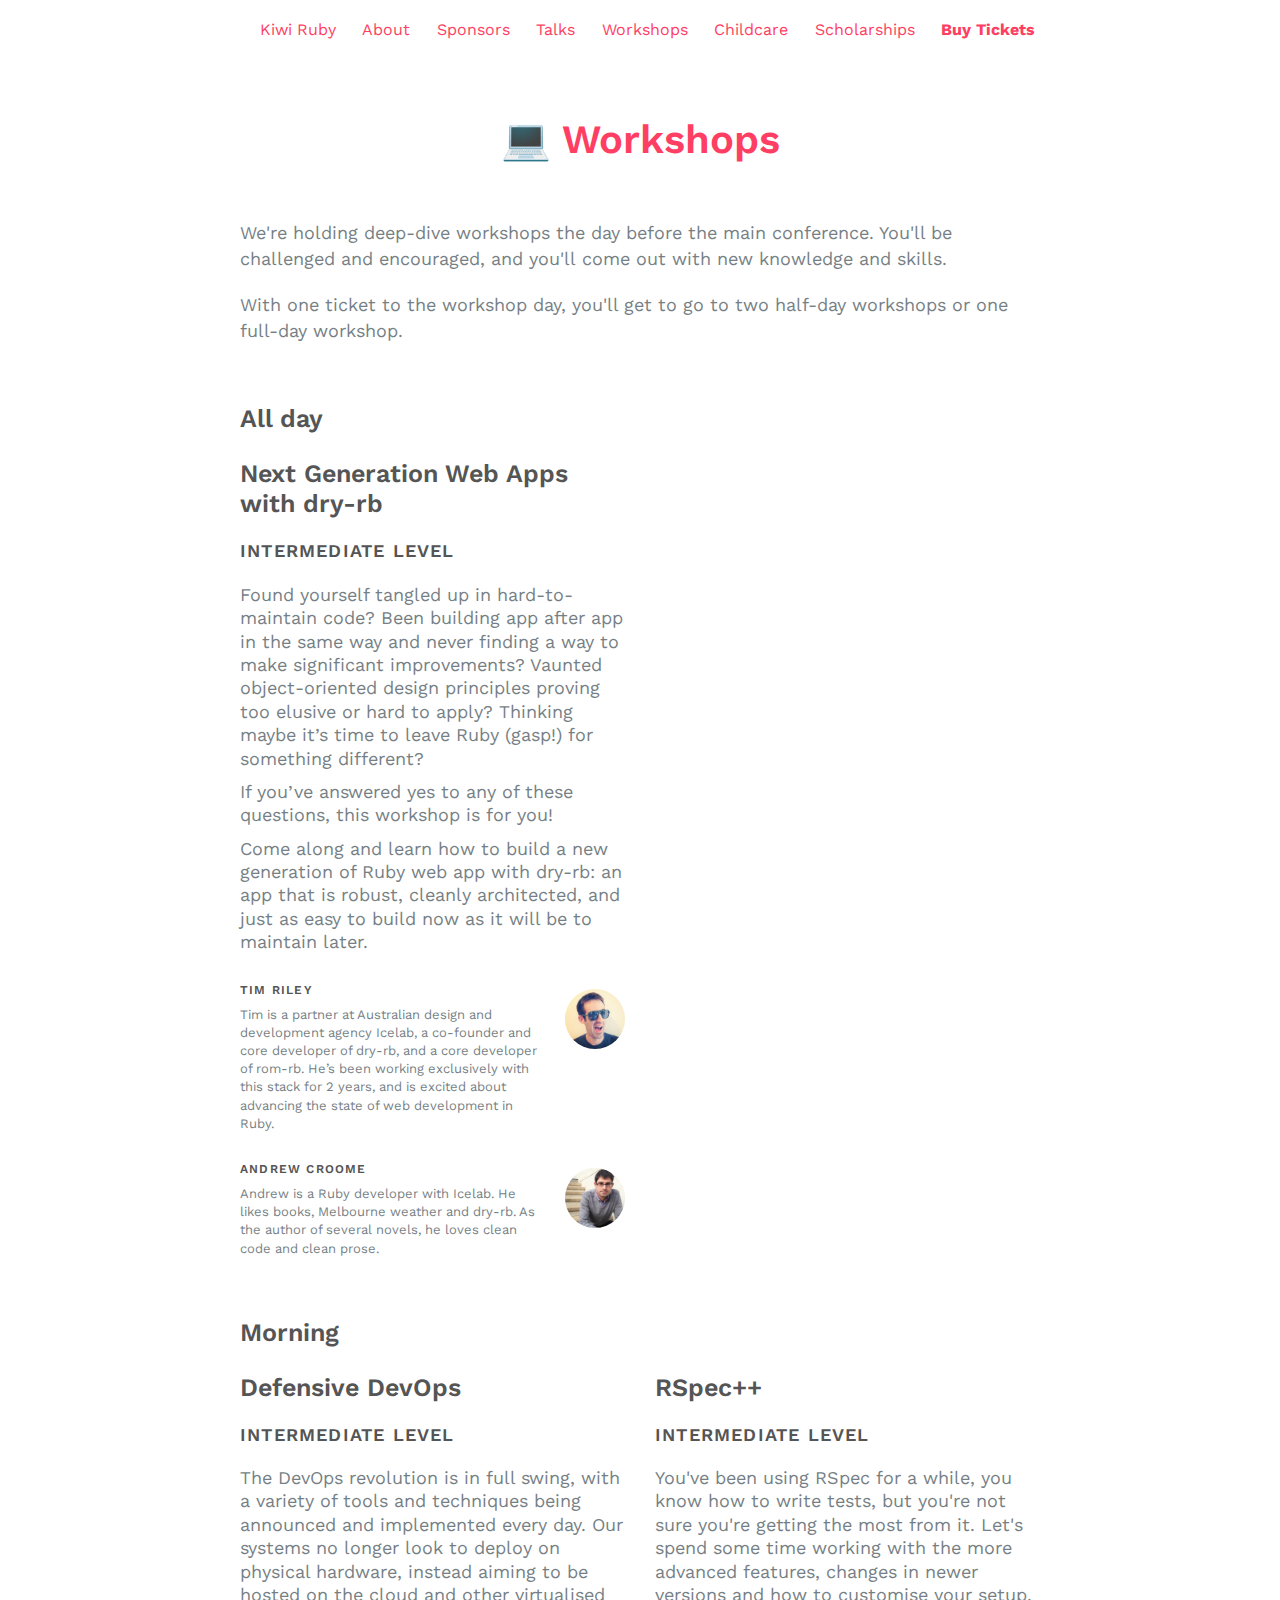
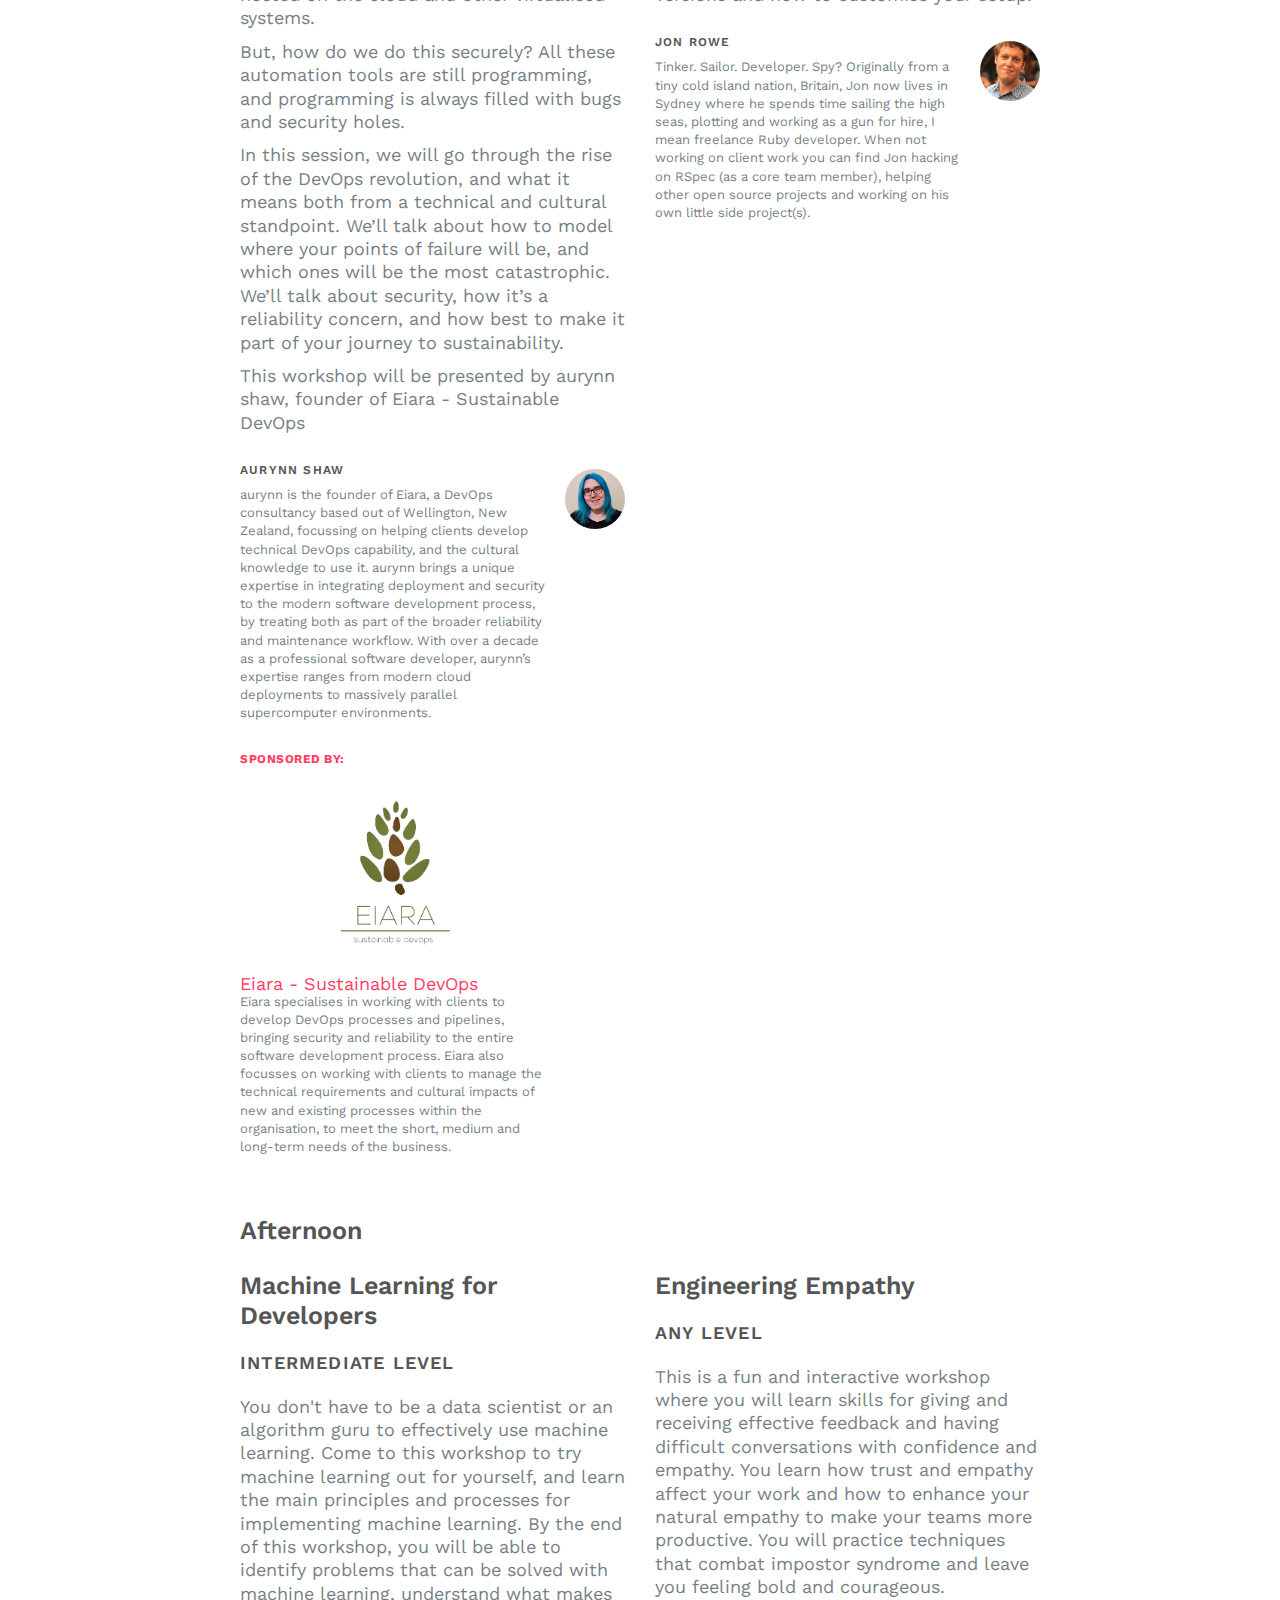
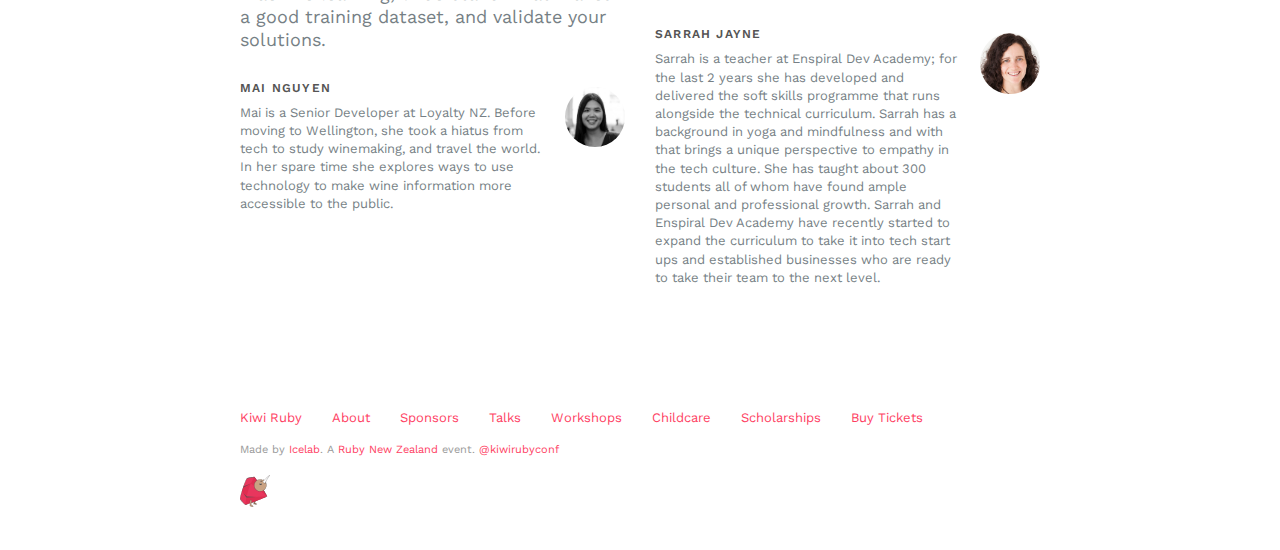
<file: workshops/index.html>
<!DOCTYPE html><html lang="en-nz"><head><meta charset="utf-8" /><meta content="width=device-width, initial-scale=1.0" name="viewport"><meta content="desktop-up" media="(min-width: 1024px)" name="breakpoint" /><meta content="tablet" media="(min-width: 640px) and (max-width: 1023px)" name="breakpoint" /><meta content="phone" media="(max-width: 639px)" name="breakpoint" /><meta content="retina" media="(-webkit-min-device-pixel-ratio: 2), only screen and (   min--moz-device-pixel-ratio: 2), only screen and (-o-min-device-pixel-ratio: 2/1), only screen and (min-device-pixel-ratio: 2), only screen and (min-resolution: 192dpi), only screen and (min-resolution: 2dppx)" name="breakpoint" /></meta><script>/* metaquery */
!function(a,b){"use strict";var c={breakpoints:{},_isTicking:!1,_debounceLastTime:0,_namedEvents:{},_eventMatchCache:{},_globalEvents:[],onBreakpointChange:function(){var a=Array.prototype.slice.call(arguments),b=a.pop(),d=a.pop();"undefined"==typeof d?c._globalEvents.push(b):(c._namedEvents[d]=[]).push(b),k()}},d=function(c){/in/.test(b.readyState)?a.setTimeout(function(){d(c)},9):c()},e=function(a,b){var c=a.className.split(" "),d=c.indexOf(b);d>-1&&(c.splice(d,1),a.className=c.join(" "))},f=function(a,b){-1===a.className.indexOf(b)&&(a.className=""!==a.className?a.className+" "+b:b)},g=function(a,c){var d="breakpoint-"+c,g=b.documentElement;a?f(g,d):e(g,d)},h=function(a){c._globalEvents.forEach(function(b){"function"==typeof b&&b(a)})},i=function(){c._isTicking||j(k),c._isTicking=!0},j=function(b,d){if(!a.requestAnimationFrame){var e=(new Date).getTime(),f=Math.max(0,16-(e-c._debounceLastTime)),g=a.setTimeout(function(){b(e+f)},f);return c._debounceLastTime=e+f,g}a.requestAnimationFrame(b,d)},k=function(){c._isTicking=!1;var b=[];for(var d in c.breakpoints){var e=c.breakpoints[d],f=a.matchMedia(e).matches;if(c._namedEvents[d]&&c._eventMatchCache[d]!==f){c._eventMatchCache[d]=f;for(var i=0;i<c._namedEvents[d].length;i++){var j=c._namedEvents[d][i];"function"==typeof j&&j(f)}}f&&b.push(d),g(f,d)}0!==b.length&&h(b)},l=function(){for(var a=b.getElementsByTagName("meta"),d=0;d<a.length;d++)if("breakpoint"===a[d].name){var e=a[d].getAttribute("content"),f=a[d].getAttribute("media");c.breakpoints[e]=f}},m=function(){l(),k()},n=function(){l(),k(),a.addEventListener("resize",i)};"undefined"!=typeof module&&module.exports?module.exports=c:a.metaQuery=c,m(),d(n)}(window,document);</script><script>(function(i,s,o,g,r,a,m){i['GoogleAnalyticsObject']=r;i[r]=i[r]||function(){
(i[r].q=i[r].q||[]).push(arguments)},i[r].l=1*new Date();a=s.createElement(o),
m=s.getElementsByTagName(o)[0];a.async=1;a.src=g;m.parentNode.insertBefore(a,m)
})(window,document,'script','https://www.google-analytics.com/analytics.js','ga');

ga('create', 'UA-98197426-1', 'auto');
ga('send', 'pageview');</script><title>Workshops — Kiwi Ruby</title><title>Kiwi Ruby</title><meta content="Kiwi Ruby is a new Ruby conference being held in Wellington, New Zealand in November 2017. It will be very good." name="description" property="og:description" /><meta content="http://kiwi.ruby.nz/images/opengraph-image.png" property="og:image" /><meta content="500" property="og:image:height" /><meta content="955" property="og:image:width" /><link href="/assets/public.css" rel="stylesheet" type="text/css" /><link href="/images/favicon.png" rel="icon" sizes="32x32" type="image/png" /><script src="https://cdnjs.cloudflare.com/ajax/libs/jquery/3.2.1/jquery.min.js" type="text/javascript">></script><script async="" src="/assets/public.js"></script></head><body class="nav__room"><div class="nav--mobile__show"><i aria-hidden="true" class="fa fa-bars"></i><span>Menu</span></div><div class="nav nav--header"><ul class="nav__content"><li class="nav__item"><a href="/">Kiwi&nbsp;Ruby</a></li><li class="nav__item"><a href="/about">About</a></li><li class="nav__item"><a href="/#sponsors">Sponsors</a></li><li class="nav__item"><a href="/talks">Talks</a></li><li class="nav__item"><a href="/workshops">Workshops</a></li><li class="nav__item"><a href="/childcare">Childcare</a></li><li class="nav__item"><a href="/scholarships">Scholarships</a></li><li class="nav__item nav__item--highlighted"><a href="https://ti.to/kiwi-ruby/kiwi-ruby-2017">Buy Tickets</a></li></ul></div><div class="nav nav--mobile"><ul class="nav__content"><li class="nav__item"><a href="/">Kiwi&nbsp;Ruby</a></li><li class="nav__item"><a href="/about">About</a></li><li class="nav__item"><a href="/#sponsors">Sponsors</a></li><li class="nav__item"><a href="/talks">Talks</a></li><li class="nav__item"><a href="/workshops">Workshops</a></li><li class="nav__item"><a href="/childcare">Childcare</a></li><li class="nav__item"><a href="/scholarships">Scholarships</a></li><li class="nav__item nav__item--highlighted"><a href="https://ti.to/kiwi-ruby/kiwi-ruby-2017">Buy Tickets</a></li></ul></div><div class="mw-spacer"><div class="container"><section class="h-lots-of-padding-top"><div class="body-inner-wrapper__section"><h1>💻 Workshops</h1><p>We're holding deep-dive workshops the day before the main conference. You'll be challenged and encouraged, and you'll come out with new knowledge and skills.</p><p>With one ticket to the workshop day, you'll get to go to two half-day workshops or one full-day workshop. </p></div><div class="body-inner-wrapper__section"><h2>All day</h2><div class="grid c-workshop-list"><div class="c-workshop col-1-2" id="dry-rb"><div class="c-workshop__details"><h2 class="c-workshop__title">Next Generation Web Apps with dry-rb</h2><h3 class="c-workshop__detail"><p>Intermediate level</p></h3><div class="c-workshop__description"><p>Found yourself tangled up in hard-to-maintain code? Been building app after app in the same way and never finding a way to make significant improvements? Vaunted object-oriented design principles proving too elusive or hard to apply? Thinking maybe it’s time to leave Ruby (gasp!) for something different?</p><p>If you’ve answered yes to any of these questions, this workshop is for you!</p><p>Come along and learn how to build a new generation of Ruby web app with dry-rb: an app that is robust, cleanly architected, and just as easy to build now as it will be to maintain later.</p></div></div><div class="c-workshop__presenter"><div class="c-workshop__presenter-details"><img alt="Tim Riley" class="c-speaker__avatar c-speaker__avatar--small" src="/images/workshop-avatars/tim.jpeg" /><h3 class="c-presenter__title">Tim Riley</h3><div class="c-workshop__presenter-bio"><p>Tim is a partner at Australian design and development agency Icelab, a co-founder and core developer of dry-rb, and a core developer of rom-rb. He’s been working exclusively with this stack for 2 years, and is excited about advancing the state of web development in Ruby.</p></div></div><div class="c-workshop__presenter-details"><img alt="Andrew Croome" class="c-speaker__avatar c-speaker__avatar--small" src="/images/workshop-avatars/andrew.jpeg" /><h3 class="c-presenter__title">Andrew Croome</h3><div class="c-workshop__presenter-bio"><p>Andrew is a Ruby developer with Icelab. He likes books, Melbourne weather and dry-rb. As the author of several novels, he loves clean code and clean prose.</p></div></div></div></div></div><h2>Morning</h2><div class="grid c-workshop-list"><div class="c-workshop col-1-2" id="defensive-devops"><div class="c-workshop__details"><h2 class="c-workshop__title">Defensive DevOps</h2><h3 class="c-workshop__detail"><p>Intermediate level</p></h3><div class="c-workshop__description"><p>The DevOps revolution is in full swing, with a variety of tools and techniques being announced and implemented every day. Our systems no longer look to deploy on physical hardware, instead aiming to be hosted on the cloud and other virtualised systems.</p><p>But, how do we do this securely? All these automation tools are still programming, and programming is always filled with bugs and security holes.</p><p>In this session, we will go through the rise of the DevOps revolution, and what it means both from a technical and cultural standpoint. We’ll talk about how to model where your points of failure will be, and which ones will be the most catastrophic. We’ll talk about security, how it’s a reliability concern, and how best to make it part of your journey to sustainability.</p><p>This workshop will be presented by aurynn shaw, founder of Eiara - Sustainable DevOps</p></div></div><div class="c-workshop__presenter"><div class="c-workshop__presenter-details"><img alt="aurynn shaw" class="c-speaker__avatar c-speaker__avatar--small" src="/images/workshop-avatars/aurynn.jpeg" /><h3 class="c-presenter__title">aurynn shaw</h3><div class="c-workshop__presenter-bio"><p>aurynn is the founder of Eiara, a DevOps consultancy based out of Wellington, New Zealand, focussing on helping clients develop technical DevOps capability, and the cultural knowledge to use it. aurynn brings a unique expertise in integrating deployment and security to the modern software development process, by treating both as part of the broader reliability and maintenance workflow. With over a decade as a professional software developer, aurynn’s expertise ranges from modern cloud deployments to massively parallel supercomputer environments. </p></div></div></div><div class="c-workshop__presenter-details"><h3 class="t-small-caps">Sponsored by:</h3><a href="http://www.eiara.nz" rel="noopener noreferrer" target="_blank"><img alt="Eiara - Sustainable DevOps" class="c-workshop__sponsor c-speaker__avatar" src="/images/workshop-avatars/eiara.png" /></a><a class="c-presenter__title" href="http://www.eiara.nz" rel="noopener noreferrer" target="_blank">Eiara - Sustainable DevOps</a><div class="c-workshop__presenter-bio"><p>Eiara specialises in working with clients to develop DevOps processes and pipelines, bringing security and reliability to the entire software development process. Eiara also focusses on working with clients to manage the technical requirements and cultural impacts of new and existing processes within the organisation, to meet the short, medium and long-term needs of the business.</p></div></div></div><div class="c-workshop col-1-2" id="rspec"><div class="c-workshop__details"><h2 class="c-workshop__title">RSpec++</h2><h3 class="c-workshop__detail"><p>Intermediate level</p></h3><div class="c-workshop__description"><p>You've been using RSpec for a while, you know how to write tests, but you're not sure you're getting the most from it. Let's spend some time working with the more advanced features, changes in newer versions and how to customise your setup.</p></div></div><div class="c-workshop__presenter"><div class="c-workshop__presenter-details"><img alt="Jon Rowe" class="c-speaker__avatar c-speaker__avatar--small" src="/images/workshop-avatars/jon.jpeg" /><h3 class="c-presenter__title">Jon Rowe</h3><div class="c-workshop__presenter-bio"><p>Tinker. Sailor. Developer. Spy? Originally from a tiny cold island nation, Britain, Jon now lives in Sydney where he spends time sailing the high seas, plotting and working as a gun for hire, I mean freelance Ruby developer. When not working on client work you can find Jon hacking on RSpec (as a core team member), helping other open source projects and working on his own little side project(s).</p></div></div></div></div></div><h2>Afternoon</h2><div class="grid c-workshop-list"><div class="c-workshop col-1-2" id="machine-learning"><div class="c-workshop__details"><h2 class="c-workshop__title">Machine Learning for Developers</h2><h3 class="c-workshop__detail"><p>Intermediate level</p></h3><div class="c-workshop__description"><p>You don't have to be a data scientist or an algorithm guru to effectively use machine learning. Come to this workshop to try machine learning out for yourself, and learn the main principles and processes for implementing machine learning. By the end of this workshop, you  will be able to identify problems that can be solved with machine learning, understand what makes a good training dataset, and validate your solutions.</p></div></div><div class="c-workshop__presenter"><div class="c-workshop__presenter-details"><img alt="Mai Nguyen" class="c-speaker__avatar c-speaker__avatar--small" src="/images/workshop-avatars/mai.jpeg" /><h3 class="c-presenter__title">Mai Nguyen</h3><div class="c-workshop__presenter-bio"><p>Mai is a Senior Developer at Loyalty NZ. Before moving to Wellington, she took a hiatus from tech to study winemaking, and travel the world. In her spare time she explores ways to use technology to make wine information more accessible to the public.</p></div></div></div></div><div class="c-workshop col-1-2" id="engineering-empathy"><div class="c-workshop__details"><h2 class="c-workshop__title">Engineering Empathy</h2><h3 class="c-workshop__detail"><p>Any level</p></h3><div class="c-workshop__description"><p>This is a fun and interactive workshop where you will learn skills for giving and receiving effective feedback and having difficult conversations with confidence and empathy. You learn how trust and empathy affect your work and how to enhance your natural empathy to make your teams more productive. You will practice techniques that combat impostor syndrome and leave you feeling bold and courageous.</p></div></div><div class="c-workshop__presenter"><div class="c-workshop__presenter-details"><img alt="Sarrah Jayne" class="c-speaker__avatar c-speaker__avatar--small" src="/images/workshop-avatars/sarrah.jpeg" /><h3 class="c-presenter__title">Sarrah Jayne</h3><div class="c-workshop__presenter-bio"><p>Sarrah is a teacher at Enspiral Dev Academy; for the last 2 years she has developed and delivered the soft skills programme that runs alongside the technical curriculum. Sarrah has a background in yoga and mindfulness and with that brings a unique perspective to empathy in the tech culture. She has taught about 300 students all of whom have found ample personal and professional growth. Sarrah and Enspiral Dev Academy have recently started to expand the curriculum to take it into tech start ups and established businesses who are ready to take their team to the next level.</p></div></div></div></div></div></div></section><section><div class="footer"><div class="footer-nav nav--footer"><ul class="footer-nav__list"><li class="footer-nav__list-item"><a href="/">Kiwi&nbsp;Ruby</a></li><li class="footer-nav__list-item"><a href="/about">About</a></li><li class="footer-nav__list-item"><a href="/#sponsors">Sponsors</a></li><li class="footer-nav__list-item"><a href="/talks">Talks</a></li><li class="footer-nav__list-item"><a href="/workshops">Workshops</a></li><li class="footer-nav__list-item"><a href="/childcare">Childcare</a></li><li class="footer-nav__list-item"><a href="/scholarships">Scholarships</a></li><li class="footer-nav__list-item"><a href="https://ti.to/kiwi-ruby/kiwi-ruby-2017">Buy Tickets</a></li></ul></div><div class="footer__credit">Made by <a href="http://icelab.com.au">Icelab</a>. A <a href="http://ruby.nz">Ruby New Zealand</a>&nbsp;event. <a href="https://twitter.com/KiwiRubyConf">@kiwirubyconf</a></div><a class="footer__birb" href="#top"><img alt="NZ Rubyconf 2017 mascot" src="/images/gembirb-up.svg" width="30" /></a></div></section></div></div></body></html>
</file>
<file: assets/public.css>
@import url(https://fonts.googleapis.com/css?family=Work+Sans:400,700);@import url(https://fonts.googleapis.com/css?family=Source+Code+Pro|Source+Sans+Pro:400,600&subset=latin-ext);@import url(https://fonts.googleapis.com/css?family=Oleo+Script+Swash+Caps&subset=latin-ext);a,abbr,acronym,address,applet,article,aside,audio,b,big,blockquote,body,canvas,caption,center,cite,code,dd,del,details,dfn,div,dl,dt,em,embed,fieldset,figcaption,figure,footer,form,h1,h2,h3,h4,h5,h6,header,hgroup,html,i,iframe,img,ins,kbd,label,legend,li,mark,menu,nav,object,ol,output,p,pre,q,ruby,s,samp,section,small,span,strike,strong,sub,summary,sup,table,tbody,td,tfoot,th,thead,time,tr,tt,u,ul,var,video{margin:0;padding:0;border:0;font-size:100%;font:inherit;vertical-align:baseline}article,aside,details,figcaption,figure,footer,header,hgroup,menu,nav,section{display:block}ol,ul{list-style:none}blockquote,q{quotes:none}blockquote:after,blockquote:before,q:after,q:before{content:"";content:none}table{border-collapse:collapse;border-spacing:0}@font-face{font-family:YoungSerif;src:url(public/fonts/YoungSerif-Regular.woff2)}@font-face{font-family:OleoSwash;src:url(public/fonts/OleoScriptSwashCaps-Regular.woff2)}
/*!
 *  Font Awesome 4.7.0 by @davegandy - http://fontawesome.io - @fontawesome
 *  License - http://fontawesome.io/license (Font: SIL OFL 1.1, CSS: MIT License)
 */@font-face{font-family:FontAwesome;src:url(public/fonts/fontawesome-webfont.eot);src:url(public/fonts/fontawesome-webfont.eot?#iefix&v=4.7.0) format("embedded-opentype"),url(public/fonts/fontawesome-webfont.woff2) format("woff2"),url(public/fonts/fontawesome-webfont.woff) format("woff"),url(public/fonts/fontawesome-webfont.ttf) format("truetype"),url(public/fonts/fontawesome-webfont.svg#fontawesomeregular) format("svg");font-weight:400;font-style:normal}.fa{display:inline-block;font:normal normal normal 14px/1 FontAwesome;font-size:inherit;text-rendering:auto;-webkit-font-smoothing:antialiased;-moz-osx-font-smoothing:grayscale}.fa-lg{font-size:1.33333333em;line-height:.75em;vertical-align:-15%}.fa-2x{font-size:2em}.fa-3x{font-size:3em}.fa-4x{font-size:4em}.fa-5x{font-size:5em}.fa-fw{width:1.28571429em;text-align:center}.fa-ul{padding-left:0;margin-left:2.14285714em;list-style-type:none}.fa-ul>li{position:relative}.fa-li{position:absolute;left:-2.14285714em;width:2.14285714em;top:.14285714em;text-align:center}.fa-li.fa-lg{left:-1.85714286em}.fa-border{padding:.2em .25em .15em;border:.08em solid #eee;border-radius:.1em}.fa-pull-left{float:left}.fa-pull-right{float:right}.fa.fa-pull-left{margin-right:.3em}.fa.fa-pull-right{margin-left:.3em}.pull-right{float:right}.pull-left{float:left}.fa.pull-left{margin-right:.3em}.fa.pull-right{margin-left:.3em}.fa-spin{-webkit-animation:fa-spin 2s infinite linear;animation:fa-spin 2s infinite linear}.fa-pulse{-webkit-animation:fa-spin 1s infinite steps(8);animation:fa-spin 1s infinite steps(8)}@-webkit-keyframes fa-spin{0%{-webkit-transform:rotate(0deg);transform:rotate(0deg)}to{-webkit-transform:rotate(359deg);transform:rotate(359deg)}}@keyframes fa-spin{0%{-webkit-transform:rotate(0deg);transform:rotate(0deg)}to{-webkit-transform:rotate(359deg);transform:rotate(359deg)}}.fa-rotate-90{-ms-filter:"progid:DXImageTransform.Microsoft.BasicImage(rotation=1)";-webkit-transform:rotate(90deg);transform:rotate(90deg)}.fa-rotate-180{-ms-filter:"progid:DXImageTransform.Microsoft.BasicImage(rotation=2)";-webkit-transform:rotate(180deg);transform:rotate(180deg)}.fa-rotate-270{-ms-filter:"progid:DXImageTransform.Microsoft.BasicImage(rotation=3)";-webkit-transform:rotate(270deg);transform:rotate(270deg)}.fa-flip-horizontal{-ms-filter:"progid:DXImageTransform.Microsoft.BasicImage(rotation=0, mirror=1)";-webkit-transform:scaleX(-1);transform:scaleX(-1)}.fa-flip-vertical{-ms-filter:"progid:DXImageTransform.Microsoft.BasicImage(rotation=2, mirror=1)";-webkit-transform:scaleY(-1);transform:scaleY(-1)}:root .fa-flip-horizontal,:root .fa-flip-vertical,:root .fa-rotate-90,:root .fa-rotate-180,:root .fa-rotate-270{-webkit-filter:none;filter:none}.fa-stack{position:relative;display:inline-block;width:2em;height:2em;line-height:2em;vertical-align:middle}.fa-stack-1x,.fa-stack-2x{position:absolute;left:0;width:100%;text-align:center}.fa-stack-1x{line-height:inherit}.fa-stack-2x{font-size:2em}.fa-inverse{color:#fff}.fa-glass:before{content:"\F000"}.fa-music:before{content:"\F001"}.fa-search:before{content:"\F002"}.fa-envelope-o:before{content:"\F003"}.fa-heart:before{content:"\F004"}.fa-star:before{content:"\F005"}.fa-star-o:before{content:"\F006"}.fa-user:before{content:"\F007"}.fa-film:before{content:"\F008"}.fa-th-large:before{content:"\F009"}.fa-th:before{content:"\F00A"}.fa-th-list:before{content:"\F00B"}.fa-check:before{content:"\F00C"}.fa-close:before,.fa-remove:before,.fa-times:before{content:"\F00D"}.fa-search-plus:before{content:"\F00E"}.fa-search-minus:before{content:"\F010"}.fa-power-off:before{content:"\F011"}.fa-signal:before{content:"\F012"}.fa-cog:before,.fa-gear:before{content:"\F013"}.fa-trash-o:before{content:"\F014"}.fa-home:before{content:"\F015"}.fa-file-o:before{content:"\F016"}.fa-clock-o:before{content:"\F017"}.fa-road:before{content:"\F018"}.fa-download:before{content:"\F019"}.fa-arrow-circle-o-down:before{content:"\F01A"}.fa-arrow-circle-o-up:before{content:"\F01B"}.fa-inbox:before{content:"\F01C"}.fa-play-circle-o:before{content:"\F01D"}.fa-repeat:before,.fa-rotate-right:before{content:"\F01E"}.fa-refresh:before{content:"\F021"}.fa-list-alt:before{content:"\F022"}.fa-lock:before{content:"\F023"}.fa-flag:before{content:"\F024"}.fa-headphones:before{content:"\F025"}.fa-volume-off:before{content:"\F026"}.fa-volume-down:before{content:"\F027"}.fa-volume-up:before{content:"\F028"}.fa-qrcode:before{content:"\F029"}.fa-barcode:before{content:"\F02A"}.fa-tag:before{content:"\F02B"}.fa-tags:before{content:"\F02C"}.fa-book:before{content:"\F02D"}.fa-bookmark:before{content:"\F02E"}.fa-print:before{content:"\F02F"}.fa-camera:before{content:"\F030"}.fa-font:before{content:"\F031"}.fa-bold:before{content:"\F032"}.fa-italic:before{content:"\F033"}.fa-text-height:before{content:"\F034"}.fa-text-width:before{content:"\F035"}.fa-align-left:before{content:"\F036"}.fa-align-center:before{content:"\F037"}.fa-align-right:before{content:"\F038"}.fa-align-justify:before{content:"\F039"}.fa-list:before{content:"\F03A"}.fa-dedent:before,.fa-outdent:before{content:"\F03B"}.fa-indent:before{content:"\F03C"}.fa-video-camera:before{content:"\F03D"}.fa-image:before,.fa-photo:before,.fa-picture-o:before{content:"\F03E"}.fa-pencil:before{content:"\F040"}.fa-map-marker:before{content:"\F041"}.fa-adjust:before{content:"\F042"}.fa-tint:before{content:"\F043"}.fa-edit:before,.fa-pencil-square-o:before{content:"\F044"}.fa-share-square-o:before{content:"\F045"}.fa-check-square-o:before{content:"\F046"}.fa-arrows:before{content:"\F047"}.fa-step-backward:before{content:"\F048"}.fa-fast-backward:before{content:"\F049"}.fa-backward:before{content:"\F04A"}.fa-play:before{content:"\F04B"}.fa-pause:before{content:"\F04C"}.fa-stop:before{content:"\F04D"}.fa-forward:before{content:"\F04E"}.fa-fast-forward:before{content:"\F050"}.fa-step-forward:before{content:"\F051"}.fa-eject:before{content:"\F052"}.fa-chevron-left:before{content:"\F053"}.fa-chevron-right:before{content:"\F054"}.fa-plus-circle:before{content:"\F055"}.fa-minus-circle:before{content:"\F056"}.fa-times-circle:before{content:"\F057"}.fa-check-circle:before{content:"\F058"}.fa-question-circle:before{content:"\F059"}.fa-info-circle:before{content:"\F05A"}.fa-crosshairs:before{content:"\F05B"}.fa-times-circle-o:before{content:"\F05C"}.fa-check-circle-o:before{content:"\F05D"}.fa-ban:before{content:"\F05E"}.fa-arrow-left:before{content:"\F060"}.fa-arrow-right:before{content:"\F061"}.fa-arrow-up:before{content:"\F062"}.fa-arrow-down:before{content:"\F063"}.fa-mail-forward:before,.fa-share:before{content:"\F064"}.fa-expand:before{content:"\F065"}.fa-compress:before{content:"\F066"}.fa-plus:before{content:"\F067"}.fa-minus:before{content:"\F068"}.fa-asterisk:before{content:"\F069"}.fa-exclamation-circle:before{content:"\F06A"}.fa-gift:before{content:"\F06B"}.fa-leaf:before{content:"\F06C"}.fa-fire:before{content:"\F06D"}.fa-eye:before{content:"\F06E"}.fa-eye-slash:before{content:"\F070"}.fa-exclamation-triangle:before,.fa-warning:before{content:"\F071"}.fa-plane:before{content:"\F072"}.fa-calendar:before{content:"\F073"}.fa-random:before{content:"\F074"}.fa-comment:before{content:"\F075"}.fa-magnet:before{content:"\F076"}.fa-chevron-up:before{content:"\F077"}.fa-chevron-down:before{content:"\F078"}.fa-retweet:before{content:"\F079"}.fa-shopping-cart:before{content:"\F07A"}.fa-folder:before{content:"\F07B"}.fa-folder-open:before{content:"\F07C"}.fa-arrows-v:before{content:"\F07D"}.fa-arrows-h:before{content:"\F07E"}.fa-bar-chart-o:before,.fa-bar-chart:before{content:"\F080"}.fa-twitter-square:before{content:"\F081"}.fa-facebook-square:before{content:"\F082"}.fa-camera-retro:before{content:"\F083"}.fa-key:before{content:"\F084"}.fa-cogs:before,.fa-gears:before{content:"\F085"}.fa-comments:before{content:"\F086"}.fa-thumbs-o-up:before{content:"\F087"}.fa-thumbs-o-down:before{content:"\F088"}.fa-star-half:before{content:"\F089"}.fa-heart-o:before{content:"\F08A"}.fa-sign-out:before{content:"\F08B"}.fa-linkedin-square:before{content:"\F08C"}.fa-thumb-tack:before{content:"\F08D"}.fa-external-link:before{content:"\F08E"}.fa-sign-in:before{content:"\F090"}.fa-trophy:before{content:"\F091"}.fa-github-square:before{content:"\F092"}.fa-upload:before{content:"\F093"}.fa-lemon-o:before{content:"\F094"}.fa-phone:before{content:"\F095"}.fa-square-o:before{content:"\F096"}.fa-bookmark-o:before{content:"\F097"}.fa-phone-square:before{content:"\F098"}.fa-twitter:before{content:"\F099"}.fa-facebook-f:before,.fa-facebook:before{content:"\F09A"}.fa-github:before{content:"\F09B"}.fa-unlock:before{content:"\F09C"}.fa-credit-card:before{content:"\F09D"}.fa-feed:before,.fa-rss:before{content:"\F09E"}.fa-hdd-o:before{content:"\F0A0"}.fa-bullhorn:before{content:"\F0A1"}.fa-bell:before{content:"\F0F3"}.fa-certificate:before{content:"\F0A3"}.fa-hand-o-right:before{content:"\F0A4"}.fa-hand-o-left:before{content:"\F0A5"}.fa-hand-o-up:before{content:"\F0A6"}.fa-hand-o-down:before{content:"\F0A7"}.fa-arrow-circle-left:before{content:"\F0A8"}.fa-arrow-circle-right:before{content:"\F0A9"}.fa-arrow-circle-up:before{content:"\F0AA"}.fa-arrow-circle-down:before{content:"\F0AB"}.fa-globe:before{content:"\F0AC"}.fa-wrench:before{content:"\F0AD"}.fa-tasks:before{content:"\F0AE"}.fa-filter:before{content:"\F0B0"}.fa-briefcase:before{content:"\F0B1"}.fa-arrows-alt:before{content:"\F0B2"}.fa-group:before,.fa-users:before{content:"\F0C0"}.fa-chain:before,.fa-link:before{content:"\F0C1"}.fa-cloud:before{content:"\F0C2"}.fa-flask:before{content:"\F0C3"}.fa-cut:before,.fa-scissors:before{content:"\F0C4"}.fa-copy:before,.fa-files-o:before{content:"\F0C5"}.fa-paperclip:before{content:"\F0C6"}.fa-floppy-o:before,.fa-save:before{content:"\F0C7"}.fa-square:before{content:"\F0C8"}.fa-bars:before,.fa-navicon:before,.fa-reorder:before{content:"\F0C9"}.fa-list-ul:before{content:"\F0CA"}.fa-list-ol:before{content:"\F0CB"}.fa-strikethrough:before{content:"\F0CC"}.fa-underline:before{content:"\F0CD"}.fa-table:before{content:"\F0CE"}.fa-magic:before{content:"\F0D0"}.fa-truck:before{content:"\F0D1"}.fa-pinterest:before{content:"\F0D2"}.fa-pinterest-square:before{content:"\F0D3"}.fa-google-plus-square:before{content:"\F0D4"}.fa-google-plus:before{content:"\F0D5"}.fa-money:before{content:"\F0D6"}.fa-caret-down:before{content:"\F0D7"}.fa-caret-up:before{content:"\F0D8"}.fa-caret-left:before{content:"\F0D9"}.fa-caret-right:before{content:"\F0DA"}.fa-columns:before{content:"\F0DB"}.fa-sort:before,.fa-unsorted:before{content:"\F0DC"}.fa-sort-desc:before,.fa-sort-down:before{content:"\F0DD"}.fa-sort-asc:before,.fa-sort-up:before{content:"\F0DE"}.fa-envelope:before{content:"\F0E0"}.fa-linkedin:before{content:"\F0E1"}.fa-rotate-left:before,.fa-undo:before{content:"\F0E2"}.fa-gavel:before,.fa-legal:before{content:"\F0E3"}.fa-dashboard:before,.fa-tachometer:before{content:"\F0E4"}.fa-comment-o:before{content:"\F0E5"}.fa-comments-o:before{content:"\F0E6"}.fa-bolt:before,.fa-flash:before{content:"\F0E7"}.fa-sitemap:before{content:"\F0E8"}.fa-umbrella:before{content:"\F0E9"}.fa-clipboard:before,.fa-paste:before{content:"\F0EA"}.fa-lightbulb-o:before{content:"\F0EB"}.fa-exchange:before{content:"\F0EC"}.fa-cloud-download:before{content:"\F0ED"}.fa-cloud-upload:before{content:"\F0EE"}.fa-user-md:before{content:"\F0F0"}.fa-stethoscope:before{content:"\F0F1"}.fa-suitcase:before{content:"\F0F2"}.fa-bell-o:before{content:"\F0A2"}.fa-coffee:before{content:"\F0F4"}.fa-cutlery:before{content:"\F0F5"}.fa-file-text-o:before{content:"\F0F6"}.fa-building-o:before{content:"\F0F7"}.fa-hospital-o:before{content:"\F0F8"}.fa-ambulance:before{content:"\F0F9"}.fa-medkit:before{content:"\F0FA"}.fa-fighter-jet:before{content:"\F0FB"}.fa-beer:before{content:"\F0FC"}.fa-h-square:before{content:"\F0FD"}.fa-plus-square:before{content:"\F0FE"}.fa-angle-double-left:before{content:"\F100"}.fa-angle-double-right:before{content:"\F101"}.fa-angle-double-up:before{content:"\F102"}.fa-angle-double-down:before{content:"\F103"}.fa-angle-left:before{content:"\F104"}.fa-angle-right:before{content:"\F105"}.fa-angle-up:before{content:"\F106"}.fa-angle-down:before{content:"\F107"}.fa-desktop:before{content:"\F108"}.fa-laptop:before{content:"\F109"}.fa-tablet:before{content:"\F10A"}.fa-mobile-phone:before,.fa-mobile:before{content:"\F10B"}.fa-circle-o:before{content:"\F10C"}.fa-quote-left:before{content:"\F10D"}.fa-quote-right:before{content:"\F10E"}.fa-spinner:before{content:"\F110"}.fa-circle:before{content:"\F111"}.fa-mail-reply:before,.fa-reply:before{content:"\F112"}.fa-github-alt:before{content:"\F113"}.fa-folder-o:before{content:"\F114"}.fa-folder-open-o:before{content:"\F115"}.fa-smile-o:before{content:"\F118"}.fa-frown-o:before{content:"\F119"}.fa-meh-o:before{content:"\F11A"}.fa-gamepad:before{content:"\F11B"}.fa-keyboard-o:before{content:"\F11C"}.fa-flag-o:before{content:"\F11D"}.fa-flag-checkered:before{content:"\F11E"}.fa-terminal:before{content:"\F120"}.fa-code:before{content:"\F121"}.fa-mail-reply-all:before,.fa-reply-all:before{content:"\F122"}.fa-star-half-empty:before,.fa-star-half-full:before,.fa-star-half-o:before{content:"\F123"}.fa-location-arrow:before{content:"\F124"}.fa-crop:before{content:"\F125"}.fa-code-fork:before{content:"\F126"}.fa-chain-broken:before,.fa-unlink:before{content:"\F127"}.fa-question:before{content:"\F128"}.fa-info:before{content:"\F129"}.fa-exclamation:before{content:"\F12A"}.fa-superscript:before{content:"\F12B"}.fa-subscript:before{content:"\F12C"}.fa-eraser:before{content:"\F12D"}.fa-puzzle-piece:before{content:"\F12E"}.fa-microphone:before{content:"\F130"}.fa-microphone-slash:before{content:"\F131"}.fa-shield:before{content:"\F132"}.fa-calendar-o:before{content:"\F133"}.fa-fire-extinguisher:before{content:"\F134"}.fa-rocket:before{content:"\F135"}.fa-maxcdn:before{content:"\F136"}.fa-chevron-circle-left:before{content:"\F137"}.fa-chevron-circle-right:before{content:"\F138"}.fa-chevron-circle-up:before{content:"\F139"}.fa-chevron-circle-down:before{content:"\F13A"}.fa-html5:before{content:"\F13B"}.fa-css3:before{content:"\F13C"}.fa-anchor:before{content:"\F13D"}.fa-unlock-alt:before{content:"\F13E"}.fa-bullseye:before{content:"\F140"}.fa-ellipsis-h:before{content:"\F141"}.fa-ellipsis-v:before{content:"\F142"}.fa-rss-square:before{content:"\F143"}.fa-play-circle:before{content:"\F144"}.fa-ticket:before{content:"\F145"}.fa-minus-square:before{content:"\F146"}.fa-minus-square-o:before{content:"\F147"}.fa-level-up:before{content:"\F148"}.fa-level-down:before{content:"\F149"}.fa-check-square:before{content:"\F14A"}.fa-pencil-square:before{content:"\F14B"}.fa-external-link-square:before{content:"\F14C"}.fa-share-square:before{content:"\F14D"}.fa-compass:before{content:"\F14E"}.fa-caret-square-o-down:before,.fa-toggle-down:before{content:"\F150"}.fa-caret-square-o-up:before,.fa-toggle-up:before{content:"\F151"}.fa-caret-square-o-right:before,.fa-toggle-right:before{content:"\F152"}.fa-eur:before,.fa-euro:before{content:"\F153"}.fa-gbp:before{content:"\F154"}.fa-dollar:before,.fa-usd:before{content:"\F155"}.fa-inr:before,.fa-rupee:before{content:"\F156"}.fa-cny:before,.fa-jpy:before,.fa-rmb:before,.fa-yen:before{content:"\F157"}.fa-rouble:before,.fa-rub:before,.fa-ruble:before{content:"\F158"}.fa-krw:before,.fa-won:before{content:"\F159"}.fa-bitcoin:before,.fa-btc:before{content:"\F15A"}.fa-file:before{content:"\F15B"}.fa-file-text:before{content:"\F15C"}.fa-sort-alpha-asc:before{content:"\F15D"}.fa-sort-alpha-desc:before{content:"\F15E"}.fa-sort-amount-asc:before{content:"\F160"}.fa-sort-amount-desc:before{content:"\F161"}.fa-sort-numeric-asc:before{content:"\F162"}.fa-sort-numeric-desc:before{content:"\F163"}.fa-thumbs-up:before{content:"\F164"}.fa-thumbs-down:before{content:"\F165"}.fa-youtube-square:before{content:"\F166"}.fa-youtube:before{content:"\F167"}.fa-xing:before{content:"\F168"}.fa-xing-square:before{content:"\F169"}.fa-youtube-play:before{content:"\F16A"}.fa-dropbox:before{content:"\F16B"}.fa-stack-overflow:before{content:"\F16C"}.fa-instagram:before{content:"\F16D"}.fa-flickr:before{content:"\F16E"}.fa-adn:before{content:"\F170"}.fa-bitbucket:before{content:"\F171"}.fa-bitbucket-square:before{content:"\F172"}.fa-tumblr:before{content:"\F173"}.fa-tumblr-square:before{content:"\F174"}.fa-long-arrow-down:before{content:"\F175"}.fa-long-arrow-up:before{content:"\F176"}.fa-long-arrow-left:before{content:"\F177"}.fa-long-arrow-right:before{content:"\F178"}.fa-apple:before{content:"\F179"}.fa-windows:before{content:"\F17A"}.fa-android:before{content:"\F17B"}.fa-linux:before{content:"\F17C"}.fa-dribbble:before{content:"\F17D"}.fa-skype:before{content:"\F17E"}.fa-foursquare:before{content:"\F180"}.fa-trello:before{content:"\F181"}.fa-female:before{content:"\F182"}.fa-male:before{content:"\F183"}.fa-gittip:before,.fa-gratipay:before{content:"\F184"}.fa-sun-o:before{content:"\F185"}.fa-moon-o:before{content:"\F186"}.fa-archive:before{content:"\F187"}.fa-bug:before{content:"\F188"}.fa-vk:before{content:"\F189"}.fa-weibo:before{content:"\F18A"}.fa-renren:before{content:"\F18B"}.fa-pagelines:before{content:"\F18C"}.fa-stack-exchange:before{content:"\F18D"}.fa-arrow-circle-o-right:before{content:"\F18E"}.fa-arrow-circle-o-left:before{content:"\F190"}.fa-caret-square-o-left:before,.fa-toggle-left:before{content:"\F191"}.fa-dot-circle-o:before{content:"\F192"}.fa-wheelchair:before{content:"\F193"}.fa-vimeo-square:before{content:"\F194"}.fa-try:before,.fa-turkish-lira:before{content:"\F195"}.fa-plus-square-o:before{content:"\F196"}.fa-space-shuttle:before{content:"\F197"}.fa-slack:before{content:"\F198"}.fa-envelope-square:before{content:"\F199"}.fa-wordpress:before{content:"\F19A"}.fa-openid:before{content:"\F19B"}.fa-bank:before,.fa-institution:before,.fa-university:before{content:"\F19C"}.fa-graduation-cap:before,.fa-mortar-board:before{content:"\F19D"}.fa-yahoo:before{content:"\F19E"}.fa-google:before{content:"\F1A0"}.fa-reddit:before{content:"\F1A1"}.fa-reddit-square:before{content:"\F1A2"}.fa-stumbleupon-circle:before{content:"\F1A3"}.fa-stumbleupon:before{content:"\F1A4"}.fa-delicious:before{content:"\F1A5"}.fa-digg:before{content:"\F1A6"}.fa-pied-piper-pp:before{content:"\F1A7"}.fa-pied-piper-alt:before{content:"\F1A8"}.fa-drupal:before{content:"\F1A9"}.fa-joomla:before{content:"\F1AA"}.fa-language:before{content:"\F1AB"}.fa-fax:before{content:"\F1AC"}.fa-building:before{content:"\F1AD"}.fa-child:before{content:"\F1AE"}.fa-paw:before{content:"\F1B0"}.fa-spoon:before{content:"\F1B1"}.fa-cube:before{content:"\F1B2"}.fa-cubes:before{content:"\F1B3"}.fa-behance:before{content:"\F1B4"}.fa-behance-square:before{content:"\F1B5"}.fa-steam:before{content:"\F1B6"}.fa-steam-square:before{content:"\F1B7"}.fa-recycle:before{content:"\F1B8"}.fa-automobile:before,.fa-car:before{content:"\F1B9"}.fa-cab:before,.fa-taxi:before{content:"\F1BA"}.fa-tree:before{content:"\F1BB"}.fa-spotify:before{content:"\F1BC"}.fa-deviantart:before{content:"\F1BD"}.fa-soundcloud:before{content:"\F1BE"}.fa-database:before{content:"\F1C0"}.fa-file-pdf-o:before{content:"\F1C1"}.fa-file-word-o:before{content:"\F1C2"}.fa-file-excel-o:before{content:"\F1C3"}.fa-file-powerpoint-o:before{content:"\F1C4"}.fa-file-image-o:before,.fa-file-photo-o:before,.fa-file-picture-o:before{content:"\F1C5"}.fa-file-archive-o:before,.fa-file-zip-o:before{content:"\F1C6"}.fa-file-audio-o:before,.fa-file-sound-o:before{content:"\F1C7"}.fa-file-movie-o:before,.fa-file-video-o:before{content:"\F1C8"}.fa-file-code-o:before{content:"\F1C9"}.fa-vine:before{content:"\F1CA"}.fa-codepen:before{content:"\F1CB"}.fa-jsfiddle:before{content:"\F1CC"}.fa-life-bouy:before,.fa-life-buoy:before,.fa-life-ring:before,.fa-life-saver:before,.fa-support:before{content:"\F1CD"}.fa-circle-o-notch:before{content:"\F1CE"}.fa-ra:before,.fa-rebel:before,.fa-resistance:before{content:"\F1D0"}.fa-empire:before,.fa-ge:before{content:"\F1D1"}.fa-git-square:before{content:"\F1D2"}.fa-git:before{content:"\F1D3"}.fa-hacker-news:before,.fa-y-combinator-square:before,.fa-yc-square:before{content:"\F1D4"}.fa-tencent-weibo:before{content:"\F1D5"}.fa-qq:before{content:"\F1D6"}.fa-wechat:before,.fa-weixin:before{content:"\F1D7"}.fa-paper-plane:before,.fa-send:before{content:"\F1D8"}.fa-paper-plane-o:before,.fa-send-o:before{content:"\F1D9"}.fa-history:before{content:"\F1DA"}.fa-circle-thin:before{content:"\F1DB"}.fa-header:before{content:"\F1DC"}.fa-paragraph:before{content:"\F1DD"}.fa-sliders:before{content:"\F1DE"}.fa-share-alt:before{content:"\F1E0"}.fa-share-alt-square:before{content:"\F1E1"}.fa-bomb:before{content:"\F1E2"}.fa-futbol-o:before,.fa-soccer-ball-o:before{content:"\F1E3"}.fa-tty:before{content:"\F1E4"}.fa-binoculars:before{content:"\F1E5"}.fa-plug:before{content:"\F1E6"}.fa-slideshare:before{content:"\F1E7"}.fa-twitch:before{content:"\F1E8"}.fa-yelp:before{content:"\F1E9"}.fa-newspaper-o:before{content:"\F1EA"}.fa-wifi:before{content:"\F1EB"}.fa-calculator:before{content:"\F1EC"}.fa-paypal:before{content:"\F1ED"}.fa-google-wallet:before{content:"\F1EE"}.fa-cc-visa:before{content:"\F1F0"}.fa-cc-mastercard:before{content:"\F1F1"}.fa-cc-discover:before{content:"\F1F2"}.fa-cc-amex:before{content:"\F1F3"}.fa-cc-paypal:before{content:"\F1F4"}.fa-cc-stripe:before{content:"\F1F5"}.fa-bell-slash:before{content:"\F1F6"}.fa-bell-slash-o:before{content:"\F1F7"}.fa-trash:before{content:"\F1F8"}.fa-copyright:before{content:"\F1F9"}.fa-at:before{content:"\F1FA"}.fa-eyedropper:before{content:"\F1FB"}.fa-paint-brush:before{content:"\F1FC"}.fa-birthday-cake:before{content:"\F1FD"}.fa-area-chart:before{content:"\F1FE"}.fa-pie-chart:before{content:"\F200"}.fa-line-chart:before{content:"\F201"}.fa-lastfm:before{content:"\F202"}.fa-lastfm-square:before{content:"\F203"}.fa-toggle-off:before{content:"\F204"}.fa-toggle-on:before{content:"\F205"}.fa-bicycle:before{content:"\F206"}.fa-bus:before{content:"\F207"}.fa-ioxhost:before{content:"\F208"}.fa-angellist:before{content:"\F209"}.fa-cc:before{content:"\F20A"}.fa-ils:before,.fa-shekel:before,.fa-sheqel:before{content:"\F20B"}.fa-meanpath:before{content:"\F20C"}.fa-buysellads:before{content:"\F20D"}.fa-connectdevelop:before{content:"\F20E"}.fa-dashcube:before{content:"\F210"}.fa-forumbee:before{content:"\F211"}.fa-leanpub:before{content:"\F212"}.fa-sellsy:before{content:"\F213"}.fa-shirtsinbulk:before{content:"\F214"}.fa-simplybuilt:before{content:"\F215"}.fa-skyatlas:before{content:"\F216"}.fa-cart-plus:before{content:"\F217"}.fa-cart-arrow-down:before{content:"\F218"}.fa-diamond:before{content:"\F219"}.fa-ship:before{content:"\F21A"}.fa-user-secret:before{content:"\F21B"}.fa-motorcycle:before{content:"\F21C"}.fa-street-view:before{content:"\F21D"}.fa-heartbeat:before{content:"\F21E"}.fa-venus:before{content:"\F221"}.fa-mars:before{content:"\F222"}.fa-mercury:before{content:"\F223"}.fa-intersex:before,.fa-transgender:before{content:"\F224"}.fa-transgender-alt:before{content:"\F225"}.fa-venus-double:before{content:"\F226"}.fa-mars-double:before{content:"\F227"}.fa-venus-mars:before{content:"\F228"}.fa-mars-stroke:before{content:"\F229"}.fa-mars-stroke-v:before{content:"\F22A"}.fa-mars-stroke-h:before{content:"\F22B"}.fa-neuter:before{content:"\F22C"}.fa-genderless:before{content:"\F22D"}.fa-facebook-official:before{content:"\F230"}.fa-pinterest-p:before{content:"\F231"}.fa-whatsapp:before{content:"\F232"}.fa-server:before{content:"\F233"}.fa-user-plus:before{content:"\F234"}.fa-user-times:before{content:"\F235"}.fa-bed:before,.fa-hotel:before{content:"\F236"}.fa-viacoin:before{content:"\F237"}.fa-train:before{content:"\F238"}.fa-subway:before{content:"\F239"}.fa-medium:before{content:"\F23A"}.fa-y-combinator:before,.fa-yc:before{content:"\F23B"}.fa-optin-monster:before{content:"\F23C"}.fa-opencart:before{content:"\F23D"}.fa-expeditedssl:before{content:"\F23E"}.fa-battery-4:before,.fa-battery-full:before,.fa-battery:before{content:"\F240"}.fa-battery-3:before,.fa-battery-three-quarters:before{content:"\F241"}.fa-battery-2:before,.fa-battery-half:before{content:"\F242"}.fa-battery-1:before,.fa-battery-quarter:before{content:"\F243"}.fa-battery-0:before,.fa-battery-empty:before{content:"\F244"}.fa-mouse-pointer:before{content:"\F245"}.fa-i-cursor:before{content:"\F246"}.fa-object-group:before{content:"\F247"}.fa-object-ungroup:before{content:"\F248"}.fa-sticky-note:before{content:"\F249"}.fa-sticky-note-o:before{content:"\F24A"}.fa-cc-jcb:before{content:"\F24B"}.fa-cc-diners-club:before{content:"\F24C"}.fa-clone:before{content:"\F24D"}.fa-balance-scale:before{content:"\F24E"}.fa-hourglass-o:before{content:"\F250"}.fa-hourglass-1:before,.fa-hourglass-start:before{content:"\F251"}.fa-hourglass-2:before,.fa-hourglass-half:before{content:"\F252"}.fa-hourglass-3:before,.fa-hourglass-end:before{content:"\F253"}.fa-hourglass:before{content:"\F254"}.fa-hand-grab-o:before,.fa-hand-rock-o:before{content:"\F255"}.fa-hand-paper-o:before,.fa-hand-stop-o:before{content:"\F256"}.fa-hand-scissors-o:before{content:"\F257"}.fa-hand-lizard-o:before{content:"\F258"}.fa-hand-spock-o:before{content:"\F259"}.fa-hand-pointer-o:before{content:"\F25A"}.fa-hand-peace-o:before{content:"\F25B"}.fa-trademark:before{content:"\F25C"}.fa-registered:before{content:"\F25D"}.fa-creative-commons:before{content:"\F25E"}.fa-gg:before{content:"\F260"}.fa-gg-circle:before{content:"\F261"}.fa-tripadvisor:before{content:"\F262"}.fa-odnoklassniki:before{content:"\F263"}.fa-odnoklassniki-square:before{content:"\F264"}.fa-get-pocket:before{content:"\F265"}.fa-wikipedia-w:before{content:"\F266"}.fa-safari:before{content:"\F267"}.fa-chrome:before{content:"\F268"}.fa-firefox:before{content:"\F269"}.fa-opera:before{content:"\F26A"}.fa-internet-explorer:before{content:"\F26B"}.fa-television:before,.fa-tv:before{content:"\F26C"}.fa-contao:before{content:"\F26D"}.fa-500px:before{content:"\F26E"}.fa-amazon:before{content:"\F270"}.fa-calendar-plus-o:before{content:"\F271"}.fa-calendar-minus-o:before{content:"\F272"}.fa-calendar-times-o:before{content:"\F273"}.fa-calendar-check-o:before{content:"\F274"}.fa-industry:before{content:"\F275"}.fa-map-pin:before{content:"\F276"}.fa-map-signs:before{content:"\F277"}.fa-map-o:before{content:"\F278"}.fa-map:before{content:"\F279"}.fa-commenting:before{content:"\F27A"}.fa-commenting-o:before{content:"\F27B"}.fa-houzz:before{content:"\F27C"}.fa-vimeo:before{content:"\F27D"}.fa-black-tie:before{content:"\F27E"}.fa-fonticons:before{content:"\F280"}.fa-reddit-alien:before{content:"\F281"}.fa-edge:before{content:"\F282"}.fa-credit-card-alt:before{content:"\F283"}.fa-codiepie:before{content:"\F284"}.fa-modx:before{content:"\F285"}.fa-fort-awesome:before{content:"\F286"}.fa-usb:before{content:"\F287"}.fa-product-hunt:before{content:"\F288"}.fa-mixcloud:before{content:"\F289"}.fa-scribd:before{content:"\F28A"}.fa-pause-circle:before{content:"\F28B"}.fa-pause-circle-o:before{content:"\F28C"}.fa-stop-circle:before{content:"\F28D"}.fa-stop-circle-o:before{content:"\F28E"}.fa-shopping-bag:before{content:"\F290"}.fa-shopping-basket:before{content:"\F291"}.fa-hashtag:before{content:"\F292"}.fa-bluetooth:before{content:"\F293"}.fa-bluetooth-b:before{content:"\F294"}.fa-percent:before{content:"\F295"}.fa-gitlab:before{content:"\F296"}.fa-wpbeginner:before{content:"\F297"}.fa-wpforms:before{content:"\F298"}.fa-envira:before{content:"\F299"}.fa-universal-access:before{content:"\F29A"}.fa-wheelchair-alt:before{content:"\F29B"}.fa-question-circle-o:before{content:"\F29C"}.fa-blind:before{content:"\F29D"}.fa-audio-description:before{content:"\F29E"}.fa-volume-control-phone:before{content:"\F2A0"}.fa-braille:before{content:"\F2A1"}.fa-assistive-listening-systems:before{content:"\F2A2"}.fa-american-sign-language-interpreting:before,.fa-asl-interpreting:before{content:"\F2A3"}.fa-deaf:before,.fa-deafness:before,.fa-hard-of-hearing:before{content:"\F2A4"}.fa-glide:before{content:"\F2A5"}.fa-glide-g:before{content:"\F2A6"}.fa-sign-language:before,.fa-signing:before{content:"\F2A7"}.fa-low-vision:before{content:"\F2A8"}.fa-viadeo:before{content:"\F2A9"}.fa-viadeo-square:before{content:"\F2AA"}.fa-snapchat:before{content:"\F2AB"}.fa-snapchat-ghost:before{content:"\F2AC"}.fa-snapchat-square:before{content:"\F2AD"}.fa-pied-piper:before{content:"\F2AE"}.fa-first-order:before{content:"\F2B0"}.fa-yoast:before{content:"\F2B1"}.fa-themeisle:before{content:"\F2B2"}.fa-google-plus-circle:before,.fa-google-plus-official:before{content:"\F2B3"}.fa-fa:before,.fa-font-awesome:before{content:"\F2B4"}.fa-handshake-o:before{content:"\F2B5"}.fa-envelope-open:before{content:"\F2B6"}.fa-envelope-open-o:before{content:"\F2B7"}.fa-linode:before{content:"\F2B8"}.fa-address-book:before{content:"\F2B9"}.fa-address-book-o:before{content:"\F2BA"}.fa-address-card:before,.fa-vcard:before{content:"\F2BB"}.fa-address-card-o:before,.fa-vcard-o:before{content:"\F2BC"}.fa-user-circle:before{content:"\F2BD"}.fa-user-circle-o:before{content:"\F2BE"}.fa-user-o:before{content:"\F2C0"}.fa-id-badge:before{content:"\F2C1"}.fa-drivers-license:before,.fa-id-card:before{content:"\F2C2"}.fa-drivers-license-o:before,.fa-id-card-o:before{content:"\F2C3"}.fa-quora:before{content:"\F2C4"}.fa-free-code-camp:before{content:"\F2C5"}.fa-telegram:before{content:"\F2C6"}.fa-thermometer-4:before,.fa-thermometer-full:before,.fa-thermometer:before{content:"\F2C7"}.fa-thermometer-3:before,.fa-thermometer-three-quarters:before{content:"\F2C8"}.fa-thermometer-2:before,.fa-thermometer-half:before{content:"\F2C9"}.fa-thermometer-1:before,.fa-thermometer-quarter:before{content:"\F2CA"}.fa-thermometer-0:before,.fa-thermometer-empty:before{content:"\F2CB"}.fa-shower:before{content:"\F2CC"}.fa-bath:before,.fa-bathtub:before,.fa-s15:before{content:"\F2CD"}.fa-podcast:before{content:"\F2CE"}.fa-window-maximize:before{content:"\F2D0"}.fa-window-minimize:before{content:"\F2D1"}.fa-window-restore:before{content:"\F2D2"}.fa-times-rectangle:before,.fa-window-close:before{content:"\F2D3"}.fa-times-rectangle-o:before,.fa-window-close-o:before{content:"\F2D4"}.fa-bandcamp:before{content:"\F2D5"}.fa-grav:before{content:"\F2D6"}.fa-etsy:before{content:"\F2D7"}.fa-imdb:before{content:"\F2D8"}.fa-ravelry:before{content:"\F2D9"}.fa-eercast:before{content:"\F2DA"}.fa-microchip:before{content:"\F2DB"}.fa-snowflake-o:before{content:"\F2DC"}.fa-superpowers:before{content:"\F2DD"}.fa-wpexplorer:before{content:"\F2DE"}.fa-meetup:before{content:"\F2E0"}.sr-only{position:absolute;width:1px;height:1px;padding:0;margin:-1px;overflow:hidden;clip:rect(0,0,0,0);border:0}.sr-only-focusable:active,.sr-only-focusable:focus{position:static;width:auto;height:auto;margin:0;overflow:visible;clip:auto}.grid{margin-right:-40px;margin-right:-4rem}.breakpoint-phone .grid{margin-right:-20px;margin-right:-2rem}.row:after{content:"";display:table;clear:both}.breakpoint-phone .c-sponsor-level [class*=col-],.breakpoint-phone [class*=col-]{width:100%}[class*=col-]{padding-right:40px;padding-right:4rem}.breakpoint-phone [class*=col-]{padding-right:20px;padding-right:2rem}.c-sponsor-level--size-1 .col-1{width:50%}.breakpoint-tablet .c-sponsor-level--size-1 .col-1{width:100%}.c-sponsor-level--size-2 .col-1{width:50%}.c-sponsor-level--size-3 .col-1{width:33.33%}.c-sponsor-level--size-4 .col-1{width:25%}.c-sponsor-level--size-5 .col-1{width:20%}.footer{position:relative;margin-bottom:40px;margin-bottom:4rem;padding-right:70px;padding-right:7rem}.footer__credit{color:#999;font-size:11px;font-size:1.1rem;margin-bottom:20px;margin-bottom:2rem}.footer__credit a{color:#fe3e62;text-decoration:none}.footer__birb{width:30px;width:3rem;margin-top:20px;margin-top:2rem}.breakpoint-phone .footer-nav{margin-bottom:10px;margin-bottom:1rem}.footer-nav__list-item{display:inline-block;padding-right:30px;padding-right:3rem;font-size:13px;font-size:1.3rem}.footer-nav__list-item a{display:block;margin-bottom:20px;margin-bottom:2rem}.breakpoint-phone .footer-nav__list-item a{margin-bottom:10px;margin-bottom:1rem}html{font-size:62.5%}.breakpoint-phone{font-size:52.5%}body{font-smoothing:antialiased;text-rendering:optimizeLegibility;font-size:18px;font-size:1.8rem;line-height:1;color:#767f85;font-family:Work sans,Helvetica,Arial,sans-serif}*,:after,:before{box-sizing:border-box}.mw-spacer{padding-left:40px;padding-left:4rem;padding-right:40px;padding-right:4rem}.breakpoint-phone .mw-spacer{padding-left:20px;padding-left:2rem;padding-right:20px;padding-right:2rem}.container{max-width:800px;max-width:80rem;margin:0 auto}.nav{line-height:30px;line-height:3rem;padding:15px 10px 15px 0;padding:1.5rem 1rem 1.5rem 0;text-align:center}.nav__room{padding-top:60px;padding-top:6rem}.breakpoint-phone .nav--header{display:none}.nav--header{position:fixed;background-color:#fff;width:100%;top:0;z-index:5}.nav__content{max-width:800px;max-width:80rem;margin:0 auto;text-align:center;display:-webkit-box;display:-ms-flexbox;display:flex;-ms-flex-wrap:wrap;flex-wrap:wrap;-ms-flex-line-pack:justify;align-content:space-between;-webkit-box-pack:justify;-ms-flex-pack:justify;justify-content:space-between}.nav__item{display:inline;font-size:16px;font-size:1.6rem;padding-left:15px;padding-left:1.5rem;margin-left:10px;margin-left:1rem;text-decoration:none}.nav__item--highlighted{font-weight:700}.nav__item a:hover{color:#e33558}.breakpoint-desktop-up .nav--mobile__show,.breakpoint-tablet .nav--mobile__show,.nav.nav--mobile{display:none;z-index:5}.breakpoint-phone .nav__room{paddingtop:4em}.nav--mobile__show{position:fixed;background-color:#fff;width:100%;top:0;z-index:6;padding:20px;padding:2rem;font-size:20px;font-size:2rem;border-bottom:1px solid #eee}.nav--mobile__show:hover{cursor:pointer}.nav--mobile__show span{margin-left:10px;margin-left:1rem}.breakpoint-phone .nav--mobile .nav__content{background:#07c199;width:100%;padding-top:60px;padding-top:6rem;padding-bottom:30px;padding-bottom:3rem;z-index:5;text-align:left}.breakpoint-phone .nav.nav--mobile{position:fixed;padding:0;margin:0;top:0;width:100%}.nav--mobile .nav__item{font-size:20px;font-size:2rem;padding:10px 0;padding:1rem 0;display:block;margin-left:40px;margin-left:4rem;margin-right:20px;margin-right:2rem}.nav--mobile .nav__item a{padding:5px;padding:.5rem;padding-left:0;color:#fff}.header{width:100%}.hero{margin-top:50px;margin-top:5rem;margin-bottom:0;width:80%}.hero__logo{display:block;width:100%;max-width:500px;max-width:50rem;height:auto}.hero__hidden{display:none}.hero__slogan{color:#fe3e62;display:block;font-family:YoungSerif,Courier,monospace;font-size:40px;font-size:4rem;line-height:50px;line-height:5rem;margin-bottom:50px;margin-bottom:5rem;max-width:700px;max-width:70rem;margin-top:0}.breakpoint-phone .hero__date{-webkit-transform:none;transform:none}.hero__date{font-family:Source Sans Pro,Helvetica,Arial,sans-serif;text-transform:uppercase;transform:scale(.9);-webkit-transform:scale(.9);-moz-transform:scale(.9);-ms-transform:scale(.9);-o-transform:scale(.9);font-weight:600;font-size:33px;font-size:3.3rem;color:#555;padding-top:8px;padding-top:.8rem;line-height:1;text-align:center;letter-spacing:2px;letter-spacing:.2rem}.breakpoint-phone .hero{width:94%}.breakpoint-phone .hero__logo{max-width:70%;margin-left:auto;margin-right:auto}.breakpoint-phone .hero__slogan{font-size:33px;font-size:3.3rem;line-height:40px;line-height:4rem;text-align:left}.breakpoint-phone .hero__slogan span{font-size:30px;font-size:3rem;line-height:40px;line-height:4rem}.breakpoint-tablet .hero__logo{margin-bottom:-10px;margin-bottom:-1rem;max-width:50%;margin-left:auto;margin-right:auto}.breakpoint-desktop-up .hero__logo-wrapper{display:inline-block;overflow:hidden;vertical-align:middle;padding-top:10px;padding-top:1rem}.breakpoint-desktop-up .hero__logo{margin-left:-380px;margin-left:-38rem;margin-right:0;width:1200px;width:120rem;max-width:600px;max-width:60rem;height:auto;margin-top:20px;margin-top:2rem}.breakpoint-desktop-up .hero__hidden{display:inline;font-size:70px;font-size:7rem;font-family:OleoSwash,Courier,monospace}.breakpoint-desktop-up .hero__slogan{display:inline-block;font-size:50px;font-size:5rem;line-height:55px;line-height:5.5rem;margin-bottom:0;margin-left:30px;margin-left:3rem;margin-right:0;max-width:60%;vertical-align:middle}p{font-size:20px;font-size:2rem;line-height:1.45;margin-bottom:20px;margin-bottom:2rem}p:last-child{margin-bottom:0}.square-list{margin-left:40px;margin-left:4rem;list-style-type:square;margin-bottom:10px;margin-bottom:1rem}.square-list:last-child{margin-bottom:20px;margin-bottom:2rem}.breakpoint-desktop-up p{font-size:18px;font-size:1.8rem}a{color:#fe3e62;text-decoration:none}h1{color:#fe3e62;font-weight:600;font-family:Work sans,Helvetica,Arial,sans-serif;margin-bottom:60px;margin-bottom:6rem;text-align:center}.breakpoint-desktop-up h1,h1{font-size:40px;font-size:4rem}h2{color:#555;font-family:Work sans,Helvetica,Arial,sans-serif;font-size:20px;font-size:2rem;font-weight:600;margin-top:0;margin-bottom:25px;margin-bottom:2.5rem;line-height:1.2}.breakpoint-desktop-up h2{font-size:25px;font-size:2.5rem}h3{color:#555;font-family:Work sans,Helvetica,Arial,sans-serif;text-transform:uppercase;letter-spacing:.1em;font-size:12px;font-size:1.2rem;font-weight:600;margin-top:0;margin-bottom:30px;margin-bottom:3rem}strong{font-weight:700}.t-list{list-style-type:disc;font-size:20px;font-size:2rem;line-height:1.45;margin-bottom:20px;margin-bottom:2rem}.t-list li{margin-bottom:10px;margin-bottom:1rem}.t-small-caps{text-transform:uppercase;color:#fe3e62;font-weight:700;letter-spacing:.5px;letter-spacing:.05rem}.t-small{font-size:.75em!important}.swash{font-family:OleoSwash,Courier,monospace}.body-inner-wrapper__section{margin-bottom:60px;margin-bottom:6rem}.body-inner-wrapper__subtitle{color:#767f85;font-family:Source Code Pro,Courier,monospace;font-size:12px;font-size:1.2rem;margin-left:auto;margin-right:auto}.button{background-color:#07c199;border-radius:4px;color:#fff;padding:10px 15px;padding:1rem 1.5rem;display:inline-block;transition:background .2s linear}.button:hover{background-color:#03a280}.button--inactive{color:#555;border:1px solid #ddd;font-weight:400;opacity:.5}.button--inactive,.button--inactive:hover{background-color:#fff}.button--big{font-size:25px;font-size:2.5rem;padding:20px 25px;padding:2rem 2.5rem}.c-sponsor-group{margin-bottom:60px;margin-bottom:6rem}.breakpoint-phone .c-sponsor-group{margin-bottom:20px;margin-bottom:2rem}.c-sponsor-level__name{font-family:YoungSerif,Courier,monospace;color:#fe3e62;font-size:30px;font-size:3rem;margin-bottom:40px;margin-bottom:4rem}.breakpoint-phone .c-sponsor-level__name{margin-bottom:30px;margin-bottom:3rem}.breakpoint-phone .c-sponsor{margin-bottom:40px;margin-bottom:4rem}.c-sponsor__name{font-family:Source Code Pro,Courier,monospace;margin-bottom:10px;margin-bottom:1rem;margin-top:10px;margin-top:1rem}.c-sponsor__description p{font-size:13px;font-size:1.3rem;line-height:1.4;margin-bottom:10px;margin-bottom:1rem}.c-sponsor__logo{height:10rem;display:-webkit-box;display:-ms-flexbox;display:flex;-webkit-box-align:center;-ms-flex-align:center;align-items:center;max-width:100%;height:100px;margin-bottom:30px;margin-bottom:3rem}.breakpoint-phone .c-sponsor__logo{height:75px;height:7.5rem;width:auto;max-width:300px;max-width:30rem;margin-bottom:20px;margin-bottom:2rem}.c-sponsor__logo img{max-width:100%;max-height:100%}.c-responsive-map{max-width:850px;max-width:85rem;position:relative;padding-bottom:55%;height:0;overflow:hidden}.c-responsive-map iframe{position:absolute;top:0;left:0;width:100%!important;height:100%!important}.h-lots-of-padding-top{padding-top:60px;padding-top:6rem}.c-speaker:nth-child(odd),.c-workshop:nth-child(odd){clear:left}.c-speaker{margin-bottom:60px;margin-bottom:6rem}.breakpoint-phone .c-speaker{margin-bottom:40px;margin-bottom:4rem}.c-workshop{margin-bottom:30px;margin-bottom:3rem}.c-speaker__avatar{border-radius:50%;display:block;margin-left:auto;margin-right:auto;margin-bottom:20px;margin-bottom:2rem;max-width:160px;max-width:16rem}.breakpoint-phone .c-speaker__avatar{max-width:140px;max-width:14rem}.c-speaker__avatar--small{border-radius:50%;position:absolute;right:0;top:5px;top:.5rem}.breakpoint-phone .c-speaker__avatar--small,.c-speaker__avatar--small{max-width:60px;max-width:6rem}.c-speaker__talk-title{margin-bottom:5px;margin-bottom:.5rem}.c-workshop__detail,.c-workshop__title{margin-bottom:20px;margin-bottom:2rem}h3.c-workshop__detail span{margin-left:10px;margin-left:1rem;font-weight:400}.c-sponsor__title p{font-size:13px;font-size:1.3rem;line-height:1.4;margin-bottom:5px;margin-bottom:.5rem}p.c-speaker__name,p.c-workshop__detail{font-size:15px;font-size:1.5rem;line-height:1.3;margin-bottom:20px;margin-bottom:2rem}.c-workshop__detail span{font-weight:300;text-transform:none;letter-spacing:0;margin-left:5px;margin-left:.5rem;color:#555;font-weight:700;margin-right:10px;margin-right:1rem}.c-speaker__bio p,.c-talk__abstract p,.c-workshop__description p,.c-workshop__detail p,.c-workshop__presenter-bio p{font-size:18px;font-size:1.8rem;line-height:1.3;margin-bottom:10px;margin-bottom:1rem}.c-workshop__description,.c-workshop__presenter-details{margin-bottom:30px;margin-bottom:3rem}.c-workshop__presenter-details{position:relative;padding-right:80px;padding-right:8rem}.c-presenter__title{margin-bottom:10px;margin-bottom:1rem}.c-workshop__presenter-bio p{font-size:13px;font-size:1.3rem;line-height:1.4;margin-bottom:0}.grid{margin-right:-30px;margin-right:-3rem}.grid:after{content:"";display:table;clear:both}.col-1-3{width:33.33%}.col-1-2{width:50%}.col-1-4{width:25%}[class*=col-]{float:left}.breakpoint-phone [class*=col-]{width:100%}[class*=col-]{padding-right:30px;padding-right:3rem}.c-price-list{padding-top:30px;padding-top:3rem}.breakpoint-phone .c-price-list__item{margin-bottom:40px;margin-bottom:4rem}.c-price-list__type{color:#555;display:block;border-bottom:2px solid #ddd;padding-bottom:15px;padding-bottom:1.5rem;margin-bottom:15px;margin-bottom:1.5rem;font-weight:700}p.c-price-list__description{font-size:18px;font-size:1.8rem;line-height:1.3}.c-price-list__rate{margin-bottom:20px;margin-bottom:2rem;display:block;position:relative;padding-right:70px;padding-right:7rem}.c-price-list__rate p{font-size:18px;font-size:1.8rem;line-height:1.3;margin-bottom:0}.c-price-list__rate:last-child{margin-bottom:0}.c-price-list__rate--inactive{color:rgba(0,0,0,.4)}.c-price-list__rate--sold-out,.c-price-list__rate--sold-out span{text-decoration:line-through;color:rgba(0,0,0,.4)}.c-price-list__price{font-size:18px;font-size:1.8rem;line-height:1.3;font-weight:700;display:block;color:#555;position:absolute;right:0;bottom:0}.c-price-list__action-section{padding-top:10px;padding-top:1rem}.c-price-list__action-section p{font-size:18px;font-size:1.8rem;line-height:1.3;font-weight:700;margin-bottom:0}.c-price-list__action{background-color:#07c199;border-radius:4px;color:#fff;padding:10px 15px;padding:1rem 1.5rem;display:inline-block;transition:background .2s linear}.c-price-list__action:hover{background-color:#03a280}.c-price-list__action--inactive{background-color:#fff;color:#555;border:1px solid #ddd;font-weight:400;opacity:.5}.c-price-list__action--inactive:hover{background-color:#fff}.c-short-list{display:-webkit-box;display:-ms-flexbox;display:flex;-ms-flex-pack:distribute;justify-content:space-around;-ms-flex-wrap:wrap;flex-wrap:wrap}.c-short-list__link{-ms-flex-preferred-size:20%;flex-basis:20%}.c-short-list__avatar{border-radius:50%;padding:5px;padding:.5rem;width:90px;width:9rem;height:90px;height:9rem;margin:10px;margin:1rem;transition:padding .5s ease}.c-short-list__avatar:hover{padding:0}.h-centred{text-align:center}
</file>
